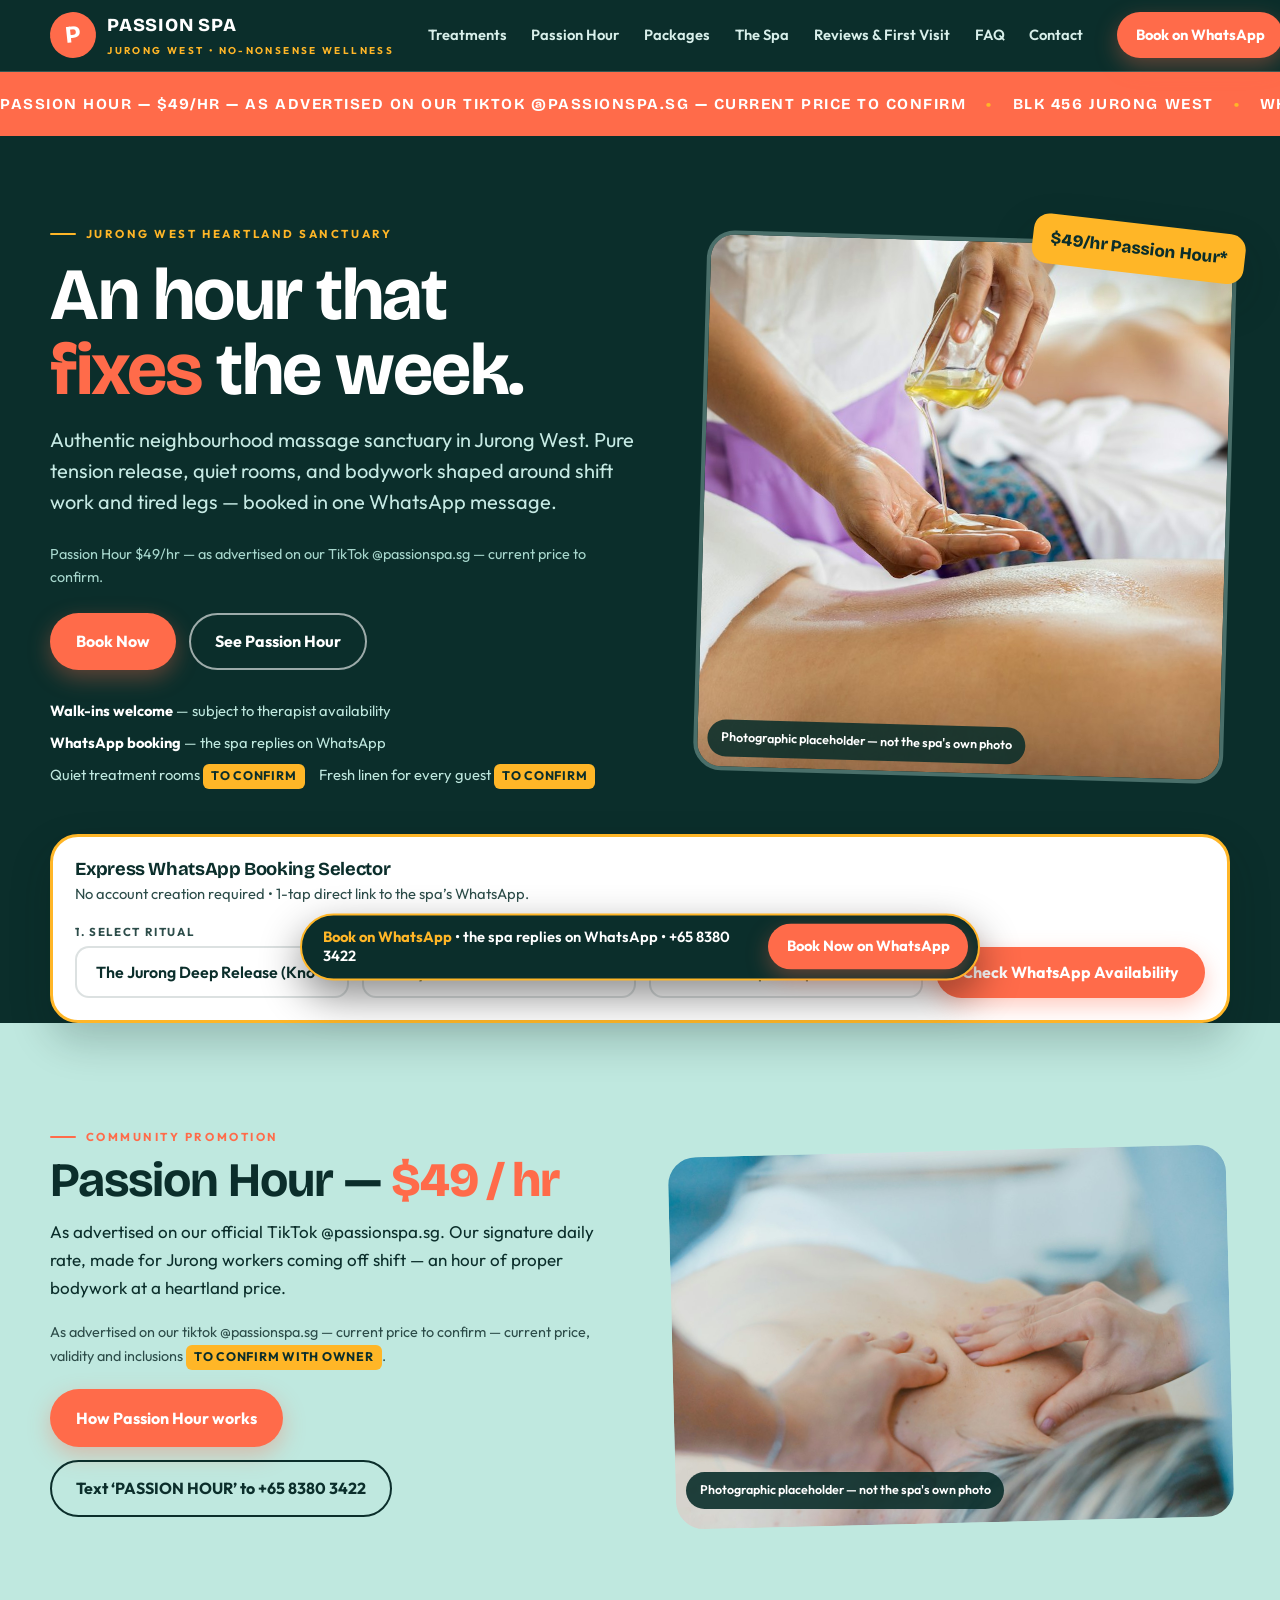
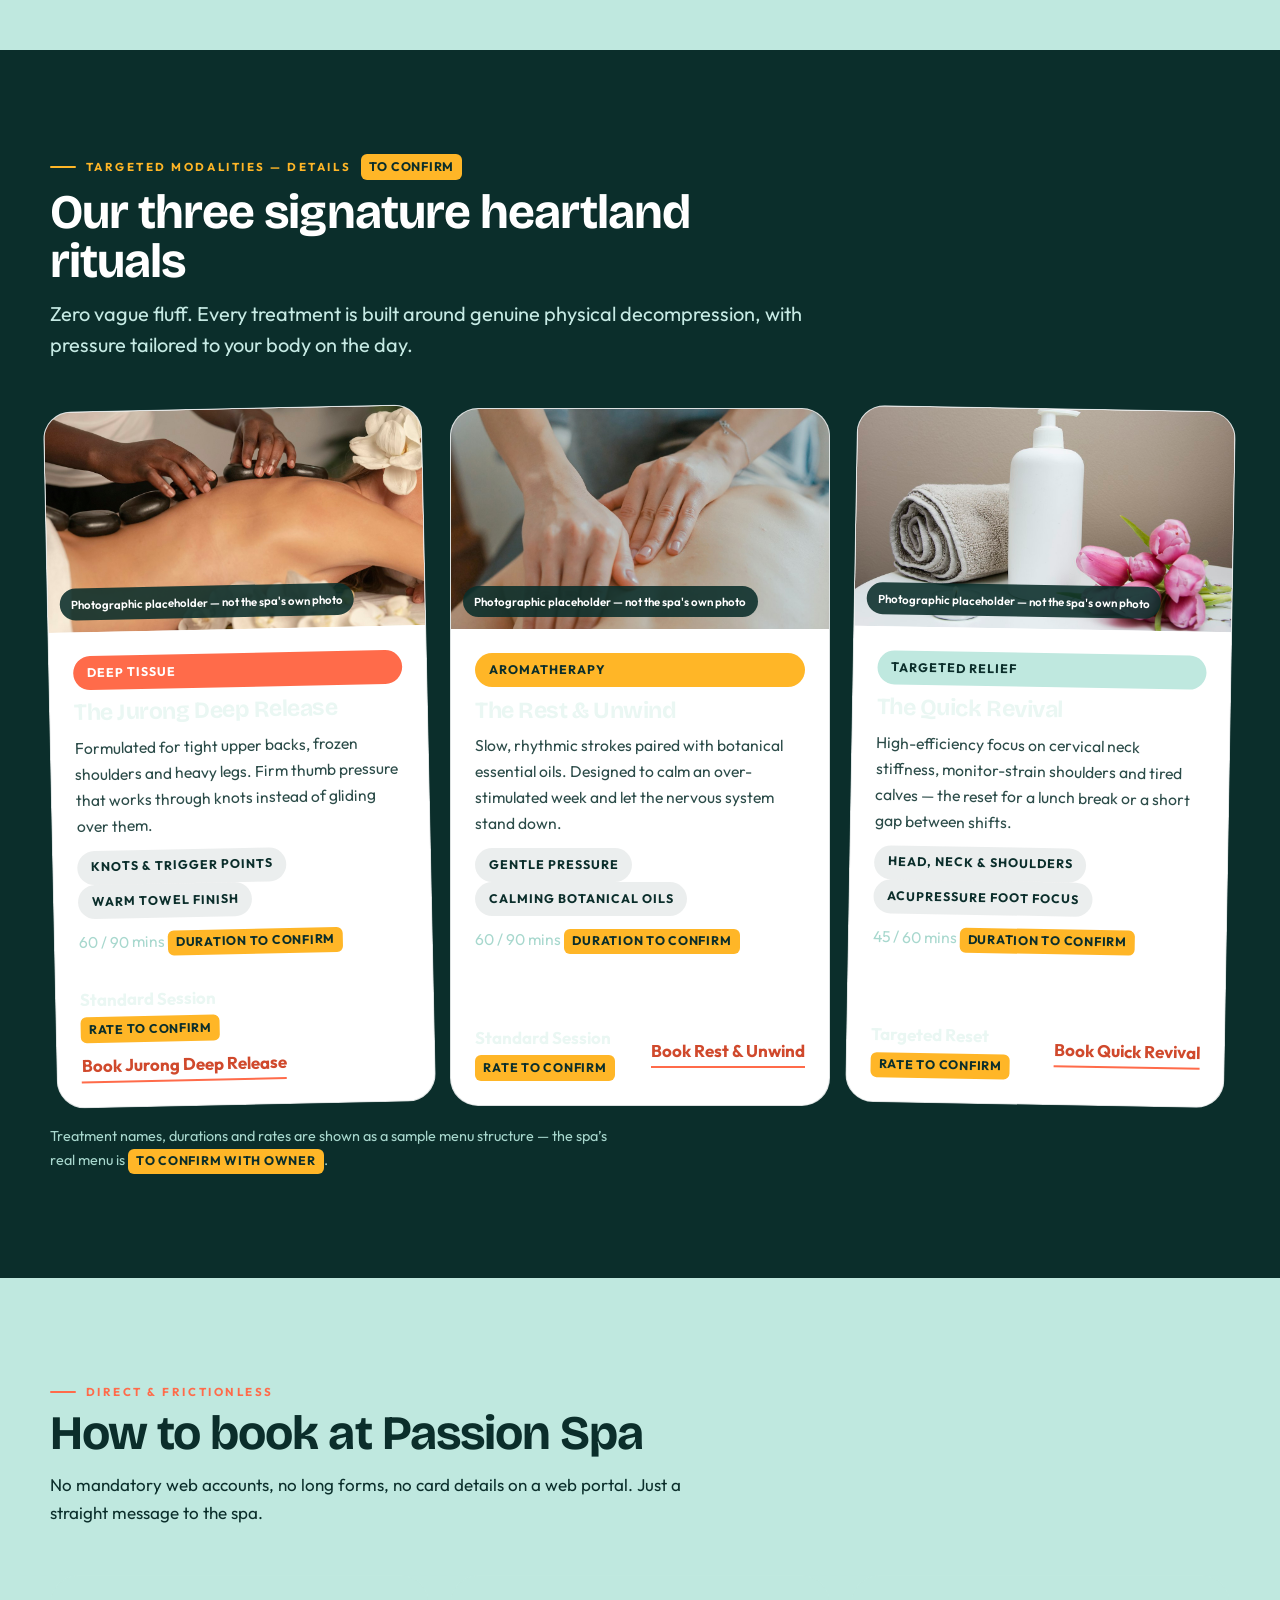
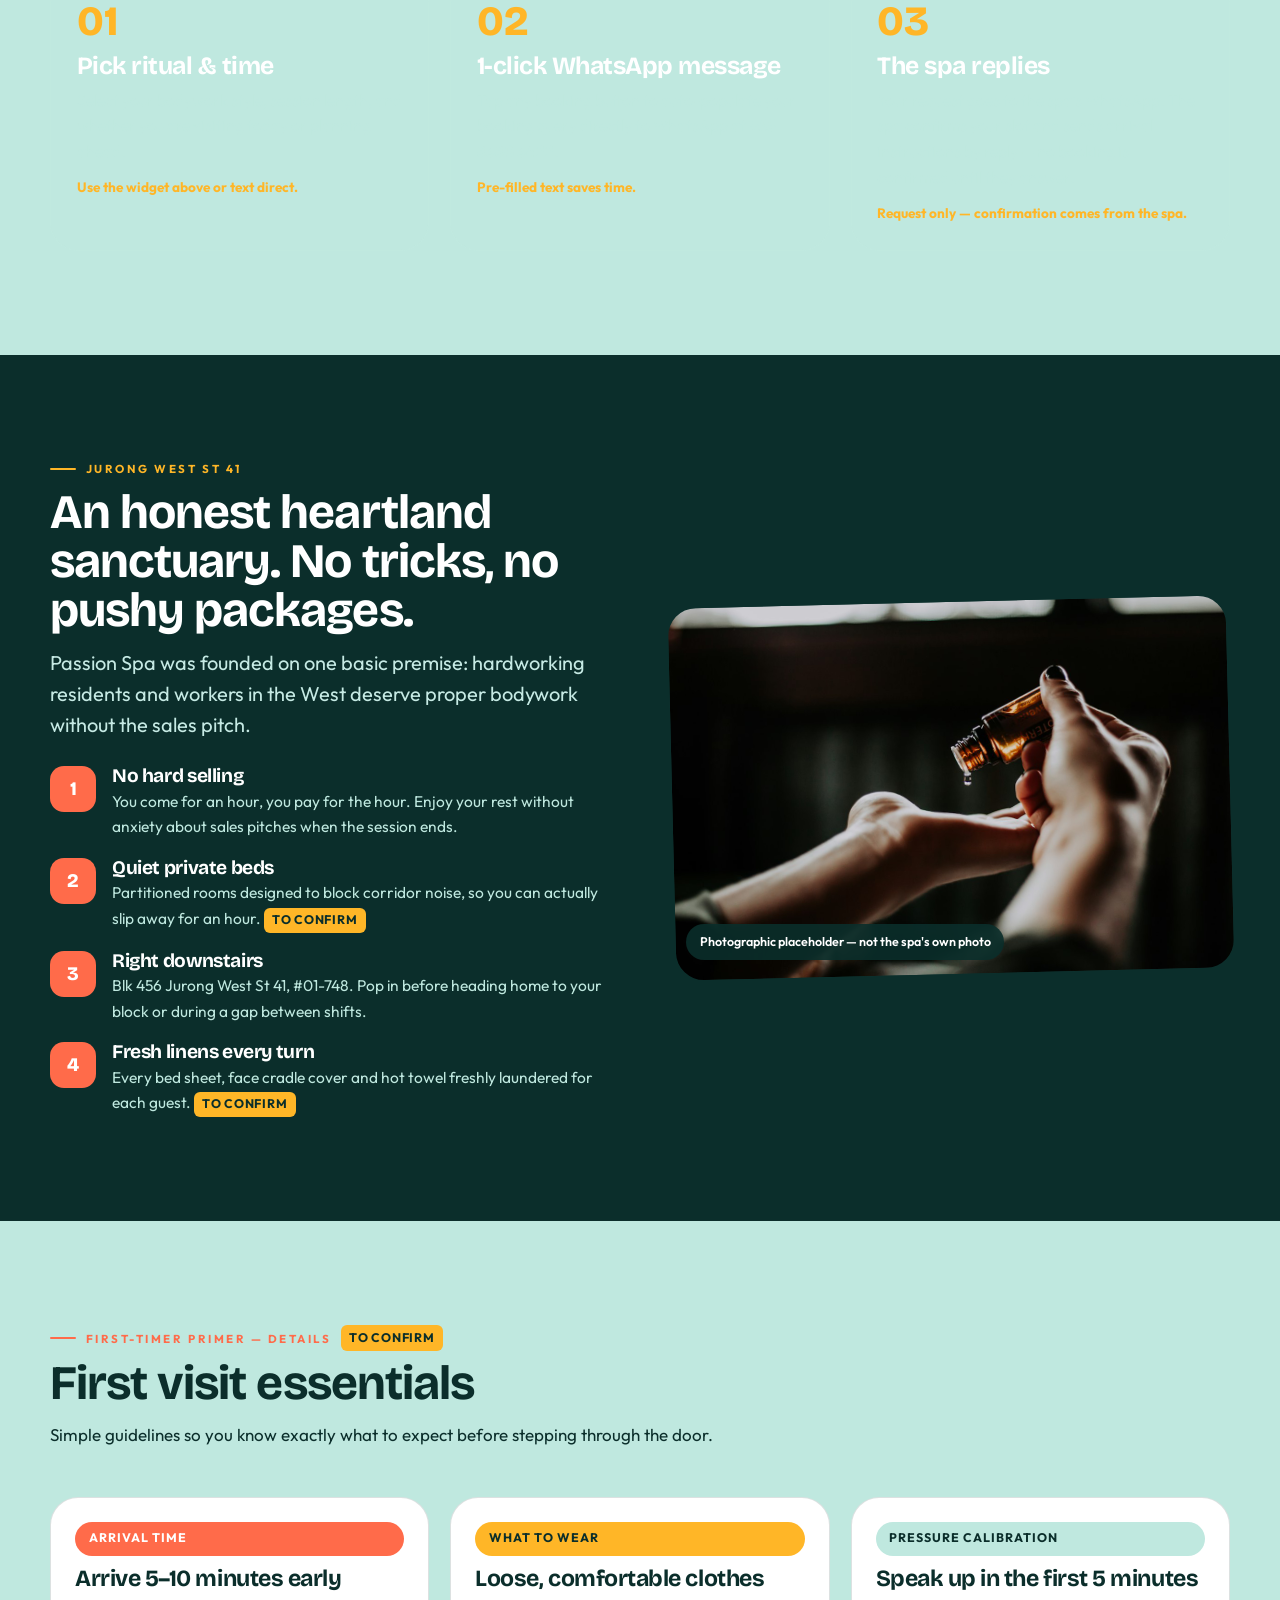
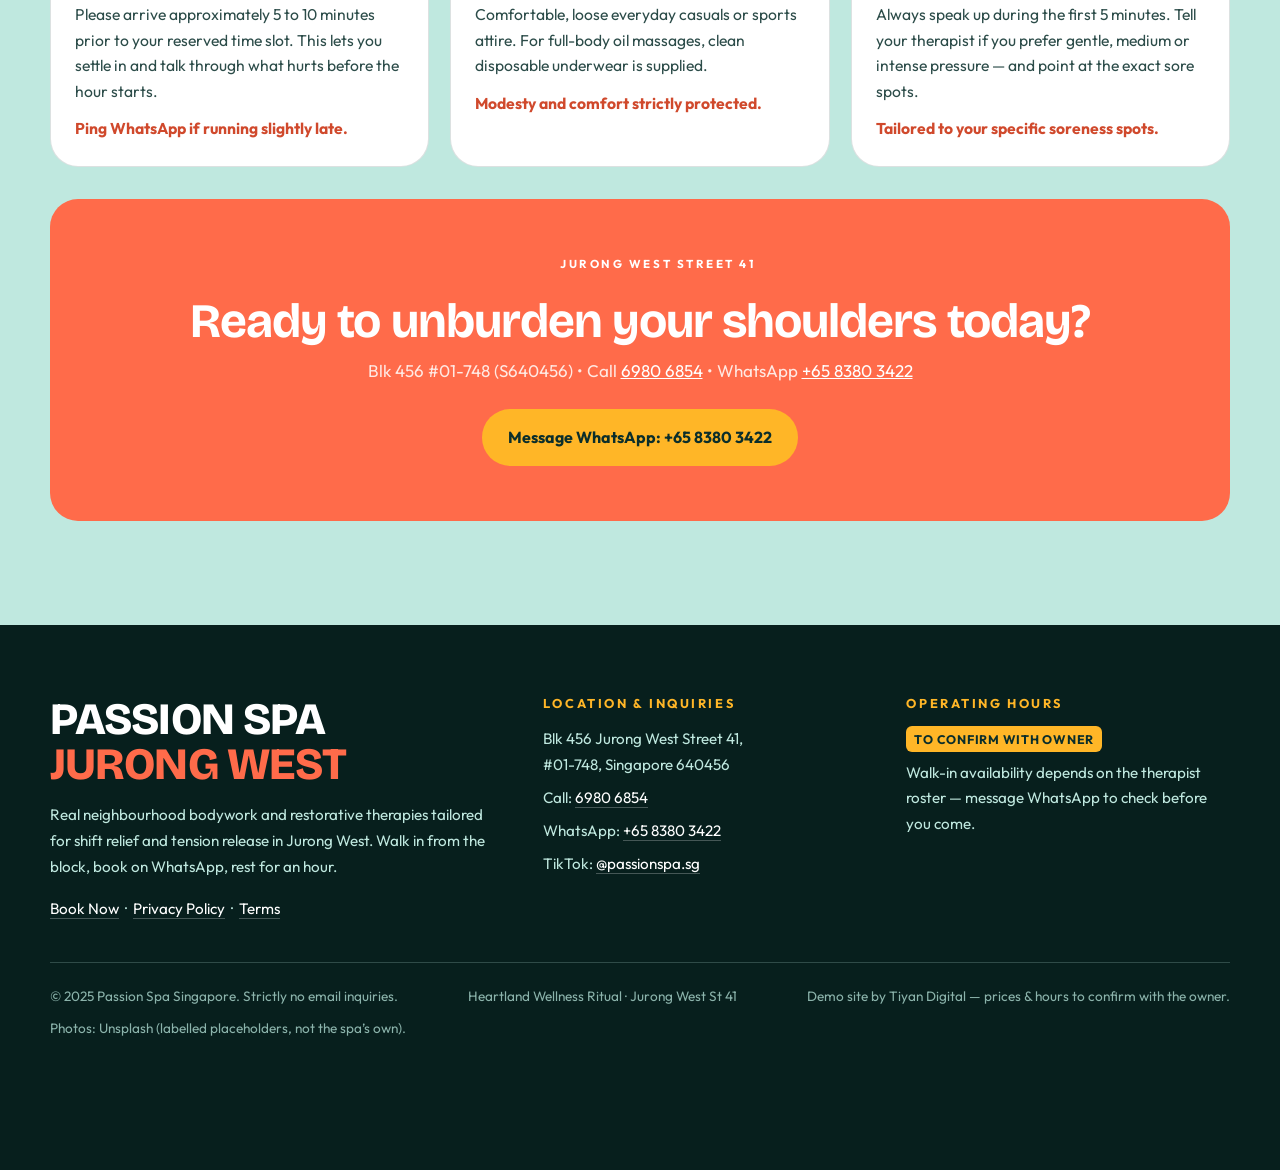
<file: index.html>
<!DOCTYPE html>
<html lang="en-SG">
<head>
<meta charset="utf-8">
<meta name="viewport" content="width=device-width, initial-scale=1">
<title>An Hour That Fixes the Week | Passion Spa — Jurong West</title>
<meta name="description" content="Passion Spa, Blk 456 Jurong West St 41 — neighbourhood massage sanctuary. Passion Hour $49/hr as advertised on TikTok @passionspa.sg. Book on WhatsApp +65 8380 3422.">
<meta property="og:title" content="An Hour That Fixes the Week | Passion Spa — Jurong West">
<meta property="og:description" content="Passion Spa, Blk 456 Jurong West St 41 — neighbourhood massage sanctuary. Passion Hour $49/hr as advertised on TikTok @passionspa.sg. Book on WhatsApp +65 8380 3422.">
<meta property="og:type" content="website">
<link rel="stylesheet" href="assets/css/style.css">
<link rel="icon" href="data:image/svg+xml,<svg xmlns=%22http://www.w3.org/2000/svg%22 viewBox=%220 0 100 100%22><circle cx=%2250%22 cy=%2250%22 r=%2248%22 fill=%22%23FF6B4A%22/><text x=%2250%22 y=%2272%22 font-size=%2260%22 font-family=%22sans-serif%22 font-weight=%22bold%22 text-anchor=%22middle%22 fill=%22white%22>P</text></svg>">
</head>
<body>
<a class="skip-link" href="#main">Skip to content</a><header class="site-header"><div class="wrap header-inner"><a class="brand" href="index.html" aria-label="Passion Spa — home"><span class="brand-mark" aria-hidden="true">P</span><span><span class="brand-name">PASSION SPA</span><span class="brand-tag" style="display:block">JURONG WEST &bull; NO-NONSENSE WELLNESS</span></span></a><button class="nav-toggle" aria-label="Open menu" aria-expanded="false">&#9776;</button><nav class="main-nav" aria-label="Main navigation"><a href="treatments.html">Treatments</a><a href="passion-hour.html">Passion Hour</a><a href="packages.html">Packages</a><a href="the-spa.html">The Spa</a><a href="reviews-first-visit.html">Reviews & First Visit</a><a href="faq.html">FAQ</a><a href="contact.html">Contact</a></nav><a class="btn btn-coral btn-sm header-cta" href="https://wa.me/6583803422" target="_blank" rel="noopener">Book on WhatsApp</a></div></header><div class="ticker" aria-hidden="true"><div class="ticker-track"><span>PASSION HOUR &mdash; $49/HR &mdash; AS ADVERTISED ON OUR TIKTOK @PASSIONSPA.SG &mdash; CURRENT PRICE TO CONFIRM <span class='sep'>&bull;</span> BLK 456 JURONG WEST <span class='sep'>&bull;</span> WHATSAPP BOOKING +65 8380 3422 <span class='sep'>&bull;</span> PASSION HOUR &mdash; $49/HR &mdash; AS ADVERTISED ON OUR TIKTOK @PASSIONSPA.SG &mdash; CURRENT PRICE TO CONFIRM <span class='sep'>&bull;</span> BLK 456 JURONG WEST <span class='sep'>&bull;</span> WHATSAPP BOOKING +65 8380 3422 <span class='sep'>&bull;</span> PASSION HOUR &mdash; $49/HR &mdash; AS ADVERTISED ON OUR TIKTOK @PASSIONSPA.SG &mdash; CURRENT PRICE TO CONFIRM <span class='sep'>&bull;</span> BLK 456 JURONG WEST <span class='sep'>&bull;</span> WHATSAPP BOOKING +65 8380 3422 <span class='sep'>&bull;</span> PASSION HOUR &mdash; $49/HR &mdash; AS ADVERTISED ON OUR TIKTOK @PASSIONSPA.SG &mdash; CURRENT PRICE TO CONFIRM <span class='sep'>&bull;</span> BLK 456 JURONG WEST <span class='sep'>&bull;</span> WHATSAPP BOOKING +65 8380 3422 <span class='sep'>&bull;</span> </span><span>PASSION HOUR &mdash; $49/HR &mdash; AS ADVERTISED ON OUR TIKTOK @PASSIONSPA.SG &mdash; CURRENT PRICE TO CONFIRM <span class='sep'>&bull;</span> BLK 456 JURONG WEST <span class='sep'>&bull;</span> WHATSAPP BOOKING +65 8380 3422 <span class='sep'>&bull;</span> PASSION HOUR &mdash; $49/HR &mdash; AS ADVERTISED ON OUR TIKTOK @PASSIONSPA.SG &mdash; CURRENT PRICE TO CONFIRM <span class='sep'>&bull;</span> BLK 456 JURONG WEST <span class='sep'>&bull;</span> WHATSAPP BOOKING +65 8380 3422 <span class='sep'>&bull;</span> PASSION HOUR &mdash; $49/HR &mdash; AS ADVERTISED ON OUR TIKTOK @PASSIONSPA.SG &mdash; CURRENT PRICE TO CONFIRM <span class='sep'>&bull;</span> BLK 456 JURONG WEST <span class='sep'>&bull;</span> WHATSAPP BOOKING +65 8380 3422 <span class='sep'>&bull;</span> PASSION HOUR &mdash; $49/HR &mdash; AS ADVERTISED ON OUR TIKTOK @PASSIONSPA.SG &mdash; CURRENT PRICE TO CONFIRM <span class='sep'>&bull;</span> BLK 456 JURONG WEST <span class='sep'>&bull;</span> WHATSAPP BOOKING +65 8380 3422 <span class='sep'>&bull;</span> </span></div></div><main id="main">

<section class="hero sec-dark"><div class="wrap hero-grid">
  <div>
    <p class="eyebrow on-dark">Jurong West Heartland Sanctuary</p>
    <h1>An hour that<br><em>fixes</em> the week.</h1>
    <p class="lede">Authentic neighbourhood massage sanctuary in Jurong West. Pure tension release, quiet rooms, and bodywork shaped around shift work and tired legs &mdash; booked in one WhatsApp message.</p>
    <p class="qualifier" style="margin-bottom:1.4rem">Passion Hour $49/hr &mdash; as advertised on our TikTok @passionspa.sg — current price to confirm.</p>
    <div class="hero-cta-row">
      <a class="btn btn-coral" href="book.html">Book Now</a>
      <a class="btn btn-outline-light" href="passion-hour.html">See Passion Hour</a>
    </div>
    <div class="trust-row">
      <span><b>Walk-ins welcome</b> &mdash; subject to therapist availability</span>
      <span><b>WhatsApp booking</b> &mdash; the spa replies on WhatsApp</span>
      <span>Quiet treatment rooms <span class="to-confirm">To confirm</span></span>
      <span>Fresh linen for every guest <span class="to-confirm">To confirm</span></span>
    </div>
  </div>
  <div class="hero-photo">
    <span class="hero-badge">$49/hr Passion Hour*</span>
    <img src="assets/img/spa-01.jpg" alt="Massage treatment in progress — photographic placeholder, not the spa's own photo" loading="eager">
    <span class="steam" aria-hidden="true"><i></i><i></i><i></i></span>
    <span class="photo-tag">Photographic placeholder — not the spa's own photo</span>
  </div>
</div></section>

<div class="wrap">
  <div class="booking-bar" aria-label="Express WhatsApp booking selector">
    <h2>Express WhatsApp Booking Selector</h2>
    <p class="sub">No account creation required &bull; 1-tap direct link to the spa&rsquo;s WhatsApp.</p>
    <div class="booking-grid">
      <div class="field"><label for="home-ritual">1. Select ritual</label>
        <select id="home-ritual">
          <option>The Jurong Deep Release (Knot Relief)</option>
          <option>The Rest &amp; Unwind (Aromatherapy)</option>
          <option>The Quick Revival (Head &amp; Shoulder)</option>
          <option>Passion Hour ($49/hr slot) — as advertised on our TikTok @passionspa.sg — current price to confirm</option>
        </select></div>
      <div class="field"><label for="home-day">2. Select day</label>
        <select id="home-day">
          <option>Today (Immediate / Walk-in)</option>
          <option>Tomorrow</option>
          <option>This Upcoming Weekend</option>
          <option>Flexible / Just Inquiring</option>
        </select></div>
      <div class="field"><label for="home-time">3. Preferred time</label>
        <select id="home-time">
          <option>Afternoon (1pm &ndash; 5pm)</option>
          <option>Evening (5pm &ndash; 9pm)</option>
          <option>Morning (10am &ndash; 1pm)</option>
          <option>Late Night (Subject to Owner Confirm)</option>
        </select></div>
      <button class="btn btn-coral" id="home-book-btn" type="button">Check WhatsApp Availability</button>
    </div>
  </div>
</div>

<section class="sec-mist"><div class="wrap split">
  <div>
    <p class="eyebrow">Community Promotion</p>
    <h2 style="margin:.6rem 0 .8rem">Passion Hour &mdash; <span class="price">$49 / hr</span></h2>
    <p>As advertised on our official TikTok @passionspa.sg. Our signature daily rate, made for Jurong workers coming off shift &mdash; an hour of proper bodywork at a heartland price.</p>
    <p class="qualifier mt">As advertised on our tiktok @passionspa.sg — current price to confirm — current price, validity and inclusions <span class="to-confirm">To confirm with owner</span>.</p>
    <div class="hero-cta-row mt">
      <a class="btn btn-coral" href="passion-hour.html">How Passion Hour works</a>
      <a class="btn btn-outline" href="https://wa.me/6583803422?text=Hi%20Passion%20Spa%21%20I%20would%20like%20to%20book%20the%20Passion%20Hour%20%28%2449/hr%29%20promotion%20at%20Blk%20456%20Jurong%20West.%20Please%20let%20me%20know%20if%20a%20slot%20is%20available.%20Thank%20you%21" target="_blank" rel="noopener">Text &lsquo;PASSION HOUR&rsquo; to +65 8380 3422</a>
    </div>
  </div>
  <div class="img-frame tilt">
    <img src="assets/img/spa-04.jpg" alt="Back massage treatment — photographic placeholder, not the spa's own photo" loading="lazy">
    <span class="photo-label">Photographic placeholder — not the spa's own photo</span>
  </div>
</div></section>

<section class="sec-dark"><div class="wrap">
  <div class="sec-head">
    <p class="eyebrow on-dark">Targeted modalities &mdash; details <span class="to-confirm">To confirm</span></p>
    <h2 style="color:#fff">Our three signature heartland rituals</h2>
    <p class="lede">Zero vague fluff. Every treatment is built around genuine physical decompression, with pressure tailored to your body on the day.</p>
  </div>
  <div class="card-grid">
    <article class="card tilt-l">
      <div class="card-media"><img src="assets/img/spa-03.jpg" alt="Deep tissue massage hands at work — photographic placeholder" loading="lazy"><span class="photo-label">Photographic placeholder — not the spa's own photo</span></div>
      <div class="card-body">
        <span class="chip coral">Deep Tissue</span>
        <h3>The Jurong Deep Release</h3>
        <p>Formulated for tight upper backs, frozen shoulders and heavy legs. Firm thumb pressure that works through knots instead of gliding over them.</p>
        <p><span class="chip">Knots &amp; Trigger Points</span> <span class="chip">Warm Towel Finish</span></p>
        <p class="qualifier">60 / 90 mins <span class="to-confirm">Duration to confirm</span></p>
        <div class="spacer"></div>
        <div class="card-foot"><span><strong>Standard Session</strong><br><span class="to-confirm">Rate to confirm</span></span>
        <a class="text-link" href="book.html?ritual=deep">Book Jurong Deep Release</a></div>
      </div>
    </article>
    <article class="card">
      <div class="card-media"><img src="assets/img/spa-05.jpg" alt="Calm aromatherapy setting — photographic placeholder" loading="lazy"><span class="photo-label">Photographic placeholder — not the spa's own photo</span></div>
      <div class="card-body">
        <span class="chip gold">Aromatherapy</span>
        <h3>The Rest &amp; Unwind</h3>
        <p>Slow, rhythmic strokes paired with botanical essential oils. Designed to calm an over-stimulated week and let the nervous system stand down.</p>
        <p><span class="chip">Gentle Pressure</span> <span class="chip">Calming Botanical Oils</span></p>
        <p class="qualifier">60 / 90 mins <span class="to-confirm">Duration to confirm</span></p>
        <div class="spacer"></div>
        <div class="card-foot"><span><strong>Standard Session</strong><br><span class="to-confirm">Rate to confirm</span></span>
        <a class="text-link" href="book.html?ritual=relax">Book Rest &amp; Unwind</a></div>
      </div>
    </article>
    <article class="card tilt-r">
      <div class="card-media"><img src="assets/img/spa-02.jpg" alt="Spa treatment setting — photographic placeholder" loading="lazy"><span class="photo-label">Photographic placeholder — not the spa's own photo</span></div>
      <div class="card-body">
        <span class="chip mist">Targeted Relief</span>
        <h3>The Quick Revival</h3>
        <p>High-efficiency focus on cervical neck stiffness, monitor-strain shoulders and tired calves &mdash; the reset for a lunch break or a short gap between shifts.</p>
        <p><span class="chip">Head, Neck &amp; Shoulders</span> <span class="chip">Acupressure Foot Focus</span></p>
        <p class="qualifier">45 / 60 mins <span class="to-confirm">Duration to confirm</span></p>
        <div class="spacer"></div>
        <div class="card-foot"><span><strong>Targeted Reset</strong><br><span class="to-confirm">Rate to confirm</span></span>
        <a class="text-link" href="book.html?ritual=express">Book Quick Revival</a></div>
      </div>
    </article>
  </div>
  <p class="qualifier mt">Treatment names, durations and rates are shown as a sample menu structure &mdash; the spa&rsquo;s real menu is <span class="to-confirm">To confirm with owner</span>.</p>
</div></section>

<section class="sec-mist"><div class="wrap">
  <div class="sec-head">
    <p class="eyebrow">Direct &amp; frictionless</p>
    <h2>How to book at Passion Spa</h2>
    <p>No mandatory web accounts, no long forms, no card details on a web portal. Just a straight message to the spa.</p>
  </div>
  <div class="steps">
    <div class="step"><div class="num">01</div><h3>Pick ritual &amp; time</h3>
      <p>Select your bodywork style, session length, and whether you are visiting today or planning ahead.</p>
      <p class="note">Use the widget above or text direct.</p></div>
    <div class="step"><div class="num">02</div><h3>1-click WhatsApp message</h3>
      <p>Tap any booking button to auto-populate your booking query directly to WhatsApp at <b>+65 8380 3422</b>.</p>
      <p class="note">Pre-filled text saves time.</p></div>
    <div class="step"><div class="num">03</div><h3>The spa replies</h3>
      <p>Your request goes to the spa&rsquo;s WhatsApp. The spa confirms your slot and sends arrival instructions by reply &mdash; no booking is confirmed until they answer.</p>
      <p class="note">Request only &mdash; confirmation comes from the spa.</p></div>
  </div>
</div></section>

<section class="sec-dark"><div class="wrap split">
  <div>
    <p class="eyebrow on-dark">Jurong West St 41</p>
    <h2 style="color:#fff;margin:.6rem 0 .8rem">An honest heartland sanctuary. No tricks, no pushy packages.</h2>
    <p class="lede">Passion Spa was founded on one basic premise: hardworking residents and workers in the West deserve proper bodywork without the sales pitch.</p>
    <div class="benefit-list">
      <div class="benefit"><span class="ic">1</span><div><h3 style="color:#fff">No hard selling</h3><p style="color:#BFE8DF">You come for an hour, you pay for the hour. Enjoy your rest without anxiety about sales pitches when the session ends.</p></div></div>
      <div class="benefit"><span class="ic">2</span><div><h3 style="color:#fff">Quiet private beds</h3><p style="color:#BFE8DF">Partitioned rooms designed to block corridor noise, so you can actually slip away for an hour. <span class="to-confirm">To confirm</span></p></div></div>
      <div class="benefit"><span class="ic">3</span><div><h3 style="color:#fff">Right downstairs</h3><p style="color:#BFE8DF">Blk 456 Jurong West St 41, #01-748. Pop in before heading home to your block or during a gap between shifts.</p></div></div>
      <div class="benefit"><span class="ic">4</span><div><h3 style="color:#fff">Fresh linens every turn</h3><p style="color:#BFE8DF">Every bed sheet, face cradle cover and hot towel freshly laundered for each guest. <span class="to-confirm">To confirm</span></p></div></div>
    </div>
  </div>
  <div class="img-frame tilt">
    <img src="assets/img/spa-06.jpg" alt="Massage oil being poured — photographic placeholder" loading="lazy">
    <span class="photo-label">Photographic placeholder — not the spa's own photo</span>
  </div>
</div></section>

<section class="sec-mist"><div class="wrap">
  <div class="sec-head">
    <p class="eyebrow">First-timer primer &mdash; details <span class="to-confirm">To confirm</span></p>
    <h2>First visit essentials</h2>
    <p>Simple guidelines so you know exactly what to expect before stepping through the door.</p>
  </div>
  <div class="card-grid">
    <article class="card"><div class="card-body"><span class="chip coral">Arrival time</span><h3>Arrive 5&ndash;10 minutes early</h3>
      <p>Please arrive approximately 5 to 10 minutes prior to your reserved time slot. This lets you settle in and talk through what hurts before the hour starts.</p>
      <p class="note" style="font-weight:700;color:var(--coral-deep)">Ping WhatsApp if running slightly late.</p></div></article>
    <article class="card"><div class="card-body"><span class="chip gold">What to wear</span><h3>Loose, comfortable clothes</h3>
      <p>Comfortable, loose everyday casuals or sports attire. For full-body oil massages, clean disposable underwear is supplied.</p>
      <p class="note" style="font-weight:700;color:var(--coral-deep)">Modesty and comfort strictly protected.</p></div></article>
    <article class="card"><div class="card-body"><span class="chip mist">Pressure calibration</span><h3>Speak up in the first 5 minutes</h3>
      <p>Always speak up during the first 5 minutes. Tell your therapist if you prefer gentle, medium or intense pressure &mdash; and point at the exact sore spots.</p>
      <p class="note" style="font-weight:700;color:var(--coral-deep)">Tailored to your specific soreness spots.</p></div></article>
  </div>
  <div class="cta-band sec-coral mt-lg">
    <p class="eyebrow" style="color:#fff;justify-content:center">Jurong West Street 41</p>
    <h2>Ready to unburden your shoulders today?</h2>
    <p style="color:#FFE9E3">Blk 456 #01-748 (S640456) &bull; Call <a href="tel:+6569806854" style="color:#fff">6980 6854</a> &bull; WhatsApp <a href="https://wa.me/6583803422" target="_blank" rel="noopener" style="color:#fff">+65 8380 3422</a></p>
    <a class="btn btn-gold" href="https://wa.me/6583803422" target="_blank" rel="noopener">Message WhatsApp: +65 8380 3422</a>
  </div>
</div></section>

</main>
<footer class="site-footer"><div class="wrap"><div class="footer-grid"><div><div class="footer-brand">PASSION SPA<br><span>JURONG WEST</span></div><p style="margin-top:1rem">Real neighbourhood bodywork and restorative therapies tailored for shift relief and tension release in Jurong West. Walk in from the block, book on WhatsApp, rest for an hour.</p><p style="margin-top:1rem"><a href="book.html">Book Now</a> &nbsp;&middot;&nbsp; <a href="privacy.html">Privacy Policy</a> &nbsp;&middot;&nbsp; <a href="terms.html">Terms</a></p></div><div><h4>Location &amp; Inquiries</h4><ul><li>Blk 456 Jurong West Street 41,<br>#01-748, Singapore 640456</li><li>Call: <a href="tel:+6569806854">6980 6854</a></li><li>WhatsApp: <a href="https://wa.me/6583803422" target="_blank" rel="noopener">+65 8380 3422</a></li><li>TikTok: <a href="https://www.tiktok.com/@passionspa.sg" target="_blank" rel="noopener">@passionspa.sg</a></li></ul></div><div><h4>Operating Hours</h4><ul><li><span class='to-confirm'>To confirm with owner</span></li><li>Walk-in availability depends on the therapist roster &mdash; message WhatsApp to check before you come.</li></ul></div></div><div class="footer-base"><span>&copy; 2025 Passion Spa Singapore. Strictly no email inquiries.</span><span>Heartland Wellness Ritual &middot; Jurong West St 41</span><span>Demo site by Tiyan Digital &mdash; prices &amp; hours to confirm with the owner.</span><span>Photos: Unsplash (labelled placeholders, not the spa&rsquo;s own).</span></div></div></footer><div class="sticky-bar" role="complementary" aria-label="Quick booking bar"><span class="txt"><b>Book on WhatsApp</b> &bull; the spa replies on WhatsApp &bull; +65 8380 3422</span><a class="btn btn-coral btn-sm" href="https://wa.me/6583803422" target="_blank" rel="noopener">Book Now on WhatsApp</a></div>
<script src="assets/js/main.js" defer></script>
</body>
</html>
</file>
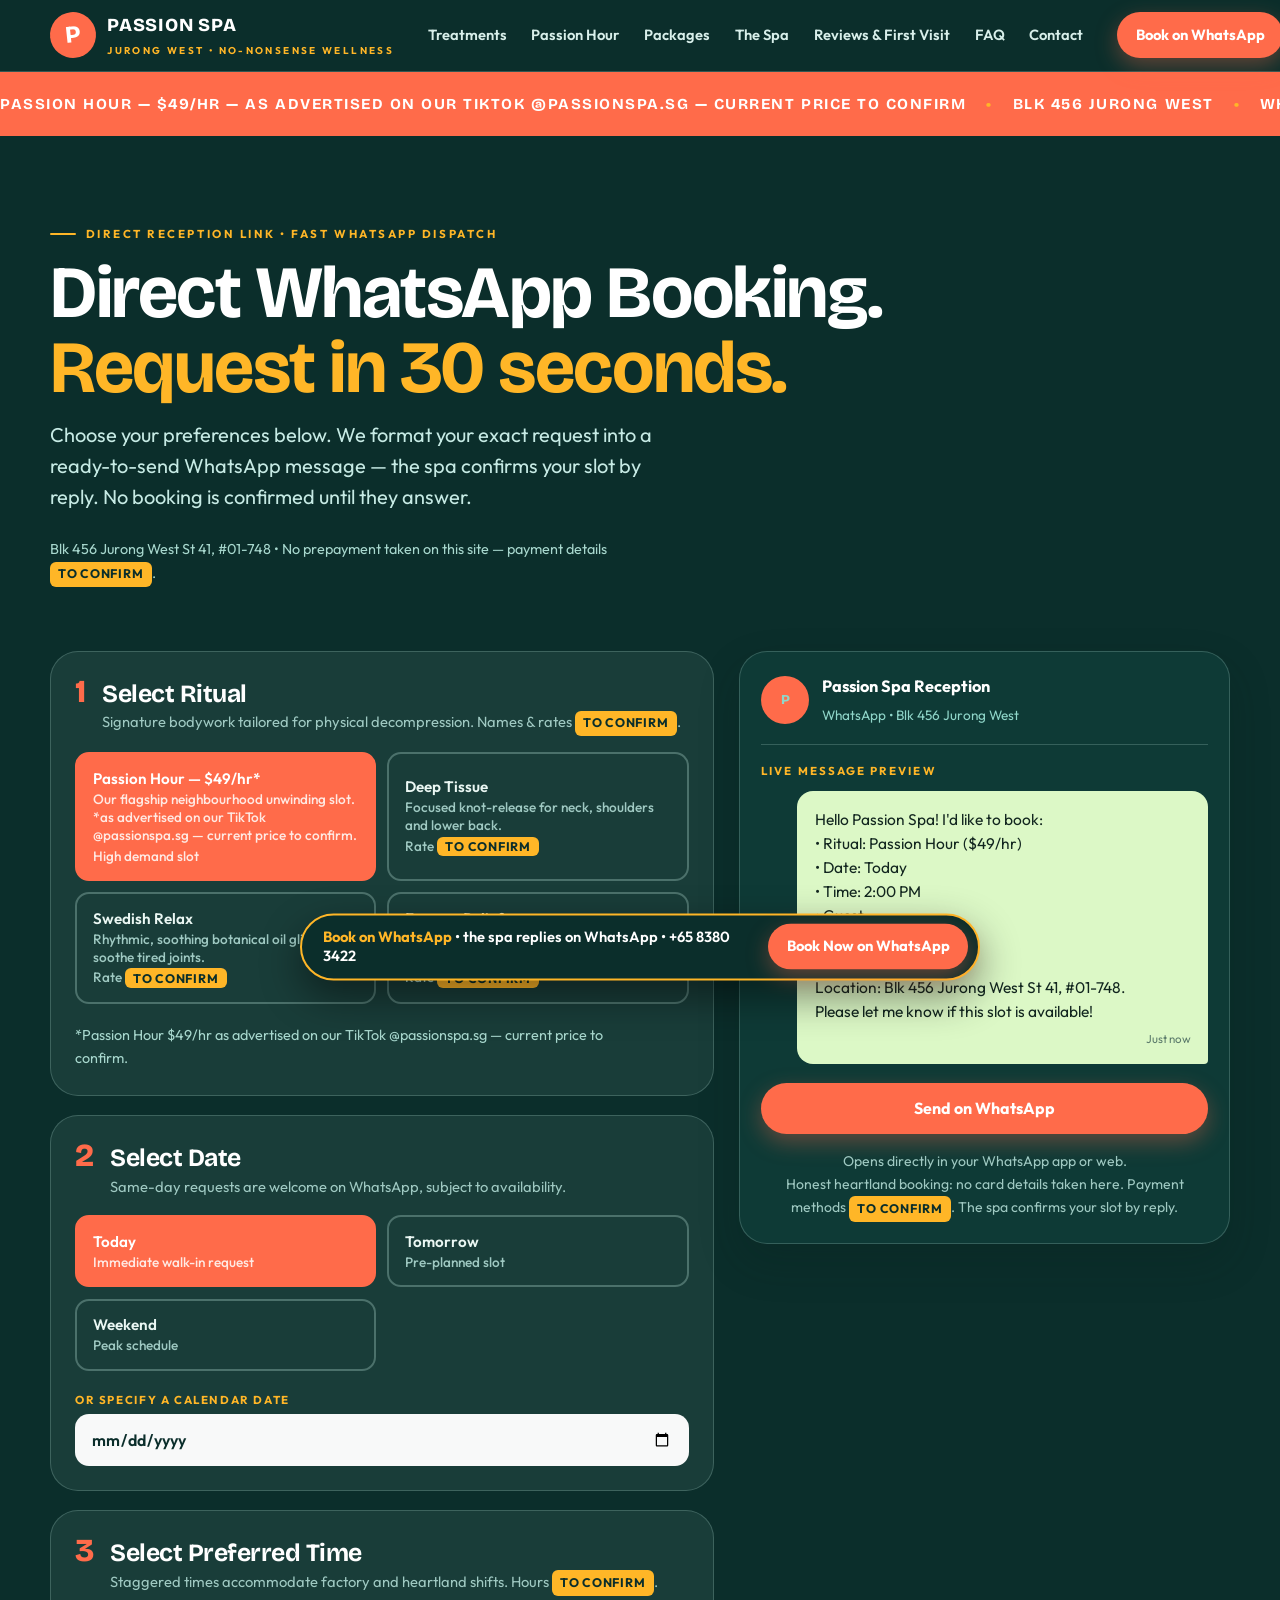
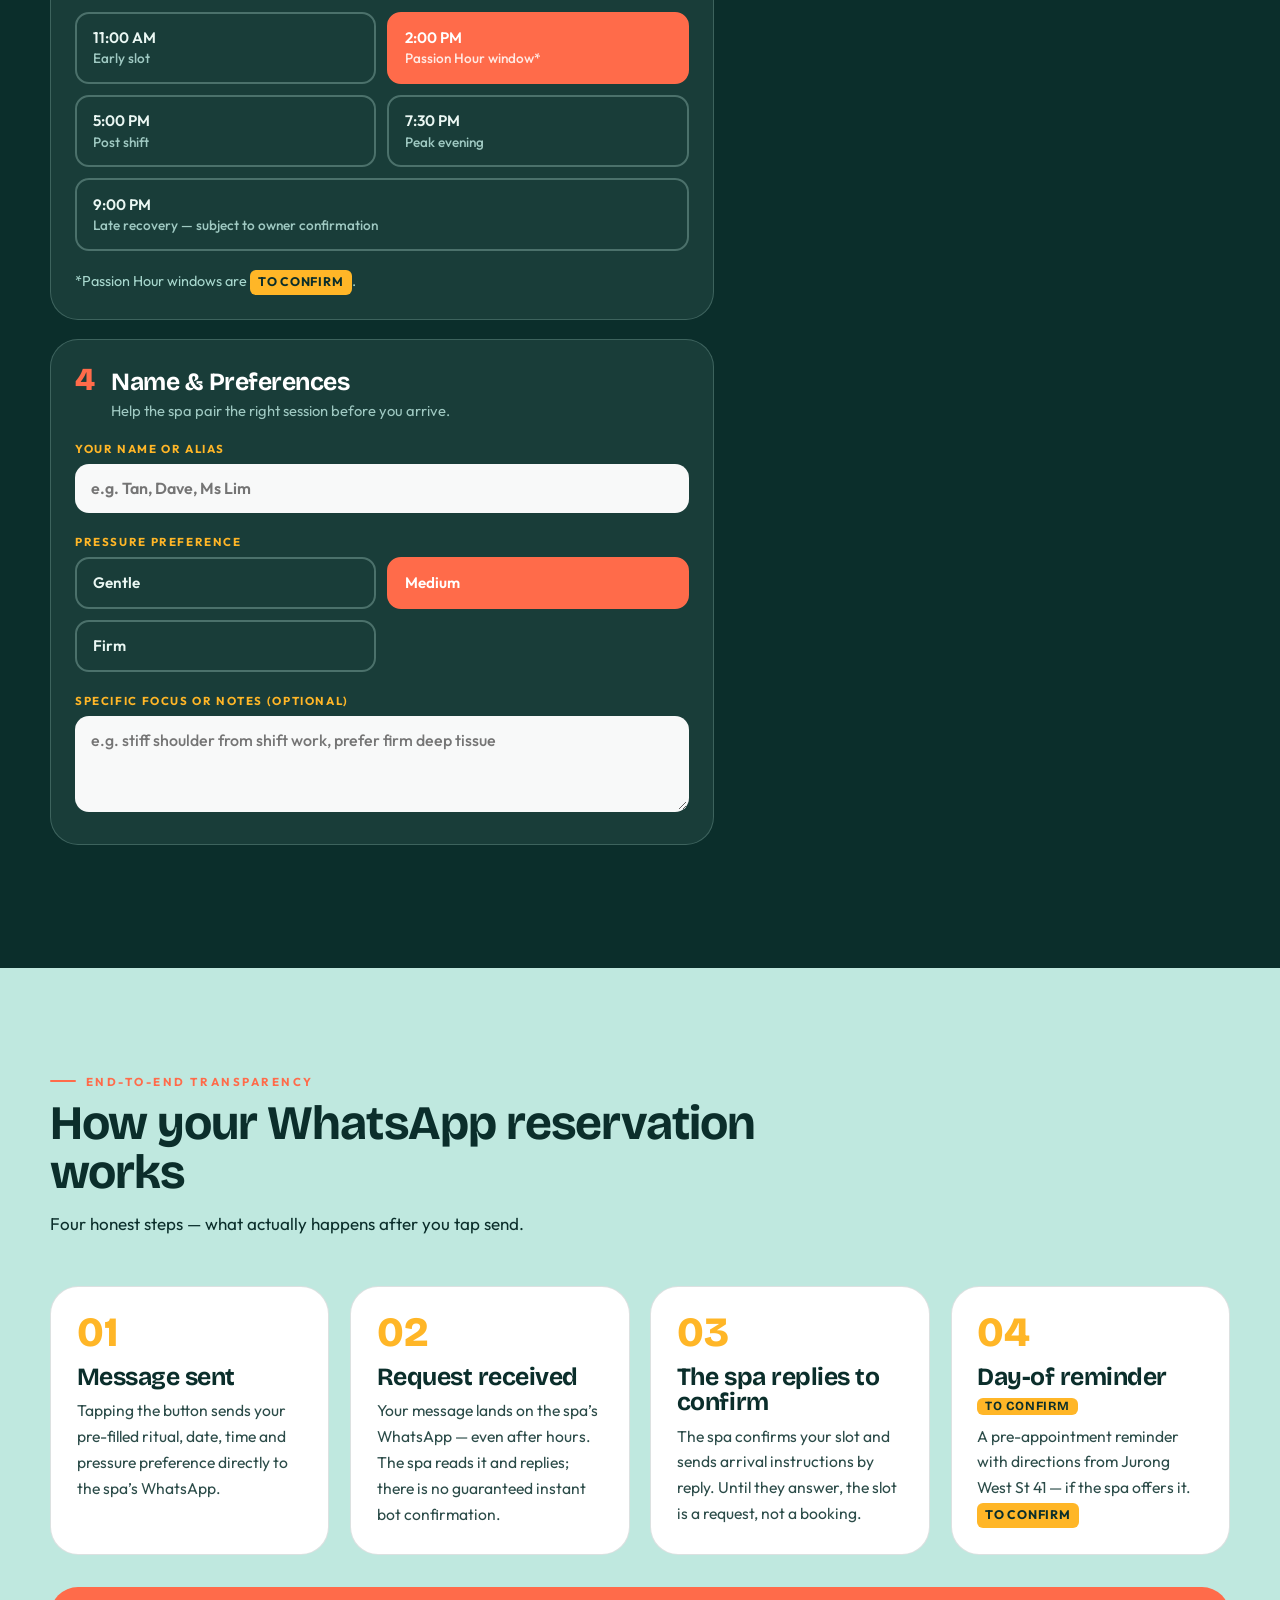
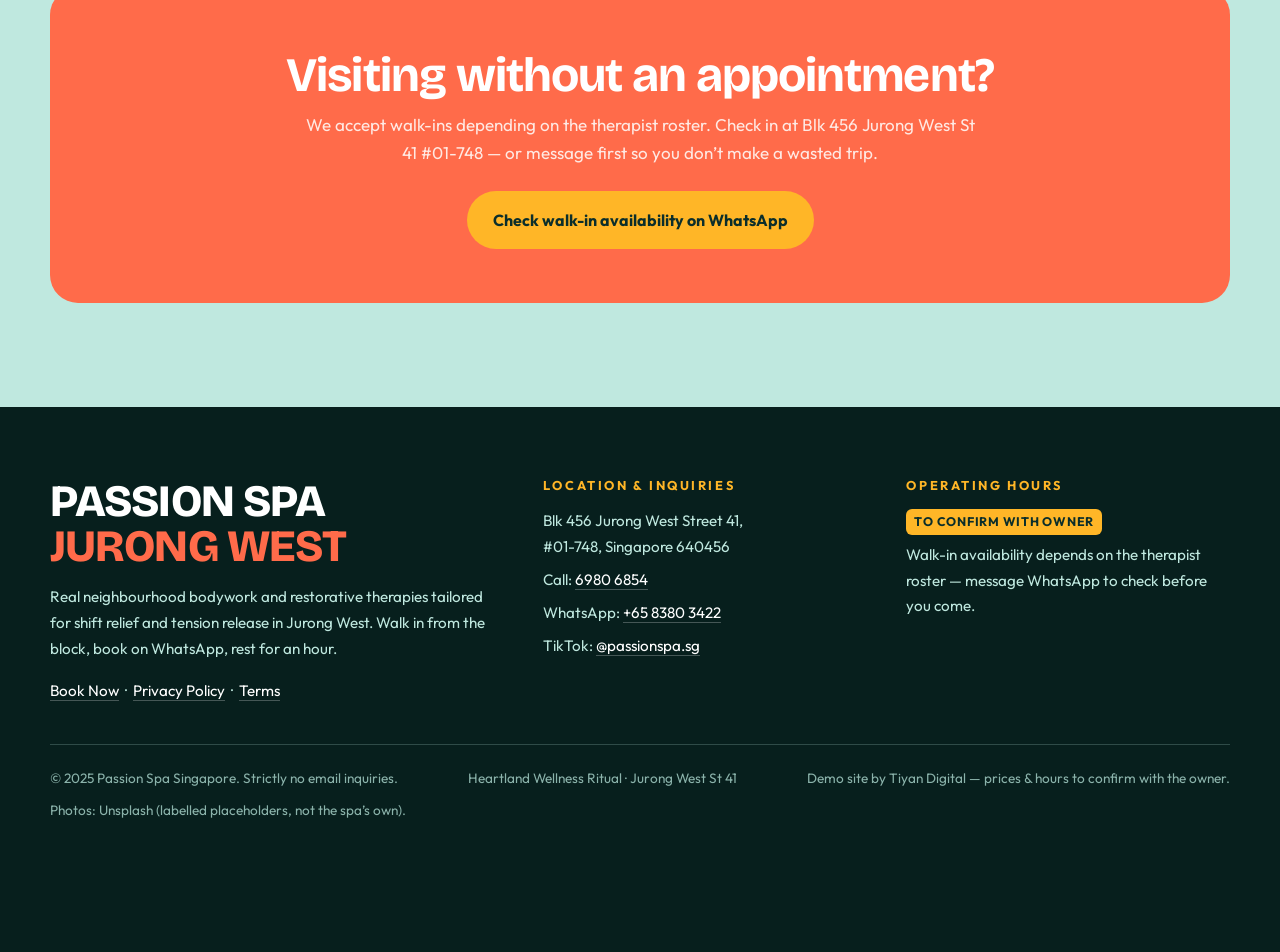
<file: book.html>
<!DOCTYPE html>
<html lang="en-SG">
<head>
<meta charset="utf-8">
<meta name="viewport" content="width=device-width, initial-scale=1">
<title>Book Now — Direct WhatsApp Booking | Passion Spa — Jurong West</title>
<meta name="description" content="Book Passion Spa, Blk 456 Jurong West, in 30 seconds: pick a ritual, date and time, and send the request on WhatsApp +65 8380 3422. The spa confirms by reply.">
<meta property="og:title" content="Book Now — Direct WhatsApp Booking | Passion Spa — Jurong West">
<meta property="og:description" content="Book Passion Spa, Blk 456 Jurong West, in 30 seconds: pick a ritual, date and time, and send the request on WhatsApp +65 8380 3422. The spa confirms by reply.">
<meta property="og:type" content="website">
<link rel="stylesheet" href="assets/css/style.css">
<link rel="icon" href="data:image/svg+xml,<svg xmlns=%22http://www.w3.org/2000/svg%22 viewBox=%220 0 100 100%22><circle cx=%2250%22 cy=%2250%22 r=%2248%22 fill=%22%23FF6B4A%22/><text x=%2250%22 y=%2272%22 font-size=%2260%22 font-family=%22sans-serif%22 font-weight=%22bold%22 text-anchor=%22middle%22 fill=%22white%22>P</text></svg>">
</head>
<body>
<a class="skip-link" href="#main">Skip to content</a><header class="site-header"><div class="wrap header-inner"><a class="brand" href="index.html" aria-label="Passion Spa — home"><span class="brand-mark" aria-hidden="true">P</span><span><span class="brand-name">PASSION SPA</span><span class="brand-tag" style="display:block">JURONG WEST &bull; NO-NONSENSE WELLNESS</span></span></a><button class="nav-toggle" aria-label="Open menu" aria-expanded="false">&#9776;</button><nav class="main-nav" aria-label="Main navigation"><a href="treatments.html">Treatments</a><a href="passion-hour.html">Passion Hour</a><a href="packages.html">Packages</a><a href="the-spa.html">The Spa</a><a href="reviews-first-visit.html">Reviews & First Visit</a><a href="faq.html">FAQ</a><a href="contact.html">Contact</a></nav><a class="btn btn-coral btn-sm header-cta" href="https://wa.me/6583803422" target="_blank" rel="noopener">Book on WhatsApp</a></div></header><div class="ticker" aria-hidden="true"><div class="ticker-track"><span>PASSION HOUR &mdash; $49/HR &mdash; AS ADVERTISED ON OUR TIKTOK @PASSIONSPA.SG &mdash; CURRENT PRICE TO CONFIRM <span class='sep'>&bull;</span> BLK 456 JURONG WEST <span class='sep'>&bull;</span> WHATSAPP BOOKING +65 8380 3422 <span class='sep'>&bull;</span> PASSION HOUR &mdash; $49/HR &mdash; AS ADVERTISED ON OUR TIKTOK @PASSIONSPA.SG &mdash; CURRENT PRICE TO CONFIRM <span class='sep'>&bull;</span> BLK 456 JURONG WEST <span class='sep'>&bull;</span> WHATSAPP BOOKING +65 8380 3422 <span class='sep'>&bull;</span> PASSION HOUR &mdash; $49/HR &mdash; AS ADVERTISED ON OUR TIKTOK @PASSIONSPA.SG &mdash; CURRENT PRICE TO CONFIRM <span class='sep'>&bull;</span> BLK 456 JURONG WEST <span class='sep'>&bull;</span> WHATSAPP BOOKING +65 8380 3422 <span class='sep'>&bull;</span> PASSION HOUR &mdash; $49/HR &mdash; AS ADVERTISED ON OUR TIKTOK @PASSIONSPA.SG &mdash; CURRENT PRICE TO CONFIRM <span class='sep'>&bull;</span> BLK 456 JURONG WEST <span class='sep'>&bull;</span> WHATSAPP BOOKING +65 8380 3422 <span class='sep'>&bull;</span> </span><span>PASSION HOUR &mdash; $49/HR &mdash; AS ADVERTISED ON OUR TIKTOK @PASSIONSPA.SG &mdash; CURRENT PRICE TO CONFIRM <span class='sep'>&bull;</span> BLK 456 JURONG WEST <span class='sep'>&bull;</span> WHATSAPP BOOKING +65 8380 3422 <span class='sep'>&bull;</span> PASSION HOUR &mdash; $49/HR &mdash; AS ADVERTISED ON OUR TIKTOK @PASSIONSPA.SG &mdash; CURRENT PRICE TO CONFIRM <span class='sep'>&bull;</span> BLK 456 JURONG WEST <span class='sep'>&bull;</span> WHATSAPP BOOKING +65 8380 3422 <span class='sep'>&bull;</span> PASSION HOUR &mdash; $49/HR &mdash; AS ADVERTISED ON OUR TIKTOK @PASSIONSPA.SG &mdash; CURRENT PRICE TO CONFIRM <span class='sep'>&bull;</span> BLK 456 JURONG WEST <span class='sep'>&bull;</span> WHATSAPP BOOKING +65 8380 3422 <span class='sep'>&bull;</span> PASSION HOUR &mdash; $49/HR &mdash; AS ADVERTISED ON OUR TIKTOK @PASSIONSPA.SG &mdash; CURRENT PRICE TO CONFIRM <span class='sep'>&bull;</span> BLK 456 JURONG WEST <span class='sep'>&bull;</span> WHATSAPP BOOKING +65 8380 3422 <span class='sep'>&bull;</span> </span></div></div><main id="main">

<section class="hero sec-dark" style="padding-bottom:40px"><div class="wrap">
  <p class="eyebrow on-dark">Direct reception link &bull; Fast WhatsApp dispatch</p>
  <h1 style="color:#fff;margin:.8rem 0">Direct WhatsApp Booking.<br><span style="color:var(--gold)">Request in 30 seconds.</span></h1>
  <p class="lede" style="max-width:640px">Choose your preferences below. We format your exact request into a ready-to-send WhatsApp message &mdash; the spa confirms your slot by reply. No booking is confirmed until they answer.</p>
  <p class="qualifier mt">Blk 456 Jurong West St 41, #01-748 &bull; No prepayment taken on this site &mdash; payment details <span class="to-confirm">To confirm</span>.</p>
</div></section>

<section class="sec-dark" style="padding-top:24px"><div class="wrap book-layout">
  <div>
    <div class="book-step">
      <div class="step-head"><span class="n">1</span><div><h3>Select Ritual</h3><p class="hint">Signature bodywork tailored for physical decompression. Names &amp; rates <span class="to-confirm">To confirm</span>.</p></div></div>
      <div class="opt-grid" data-opt-group="ritual">
        <button type="button" class="opt selected" data-value="Passion Hour ($49/hr)" data-ritual="passion" aria-pressed="true">Passion Hour &mdash; $49/hr*<small>Our flagship neighbourhood unwinding slot. *as advertised on our TikTok @passionspa.sg — current price to confirm.</small><small>High demand slot</small></button>
        <button type="button" class="opt" data-value="Deep Tissue (Jurong Deep Release)" data-ritual="deep" aria-pressed="false">Deep Tissue<small>Focused knot-release for neck, shoulders and lower back.</small><small>Rate <span class="to-confirm">To confirm</span></small></button>
        <button type="button" class="opt" data-value="Swedish Relax (Rest &amp; Unwind)" data-ritual="relax" aria-pressed="false">Swedish Relax<small>Rhythmic, soothing botanical oil glide to soothe tired joints.</small><small>Rate <span class="to-confirm">To confirm</span></small></button>
        <button type="button" class="opt" data-value="Express Relief (Quick Revival)" data-ritual="express" aria-pressed="false">Express Relief<small>Fast turn-around session focused on high-fatigue trigger zones.</small><small>Rate <span class="to-confirm">To confirm</span></small></button>
      </div>
      <p class="qualifier mt">*Passion Hour $49/hr as advertised on our TikTok @passionspa.sg — current price to confirm.</p>
    </div>

    <div class="book-step">
      <div class="step-head"><span class="n">2</span><div><h3>Select Date</h3><p class="hint">Same-day requests are welcome on WhatsApp, subject to availability.</p></div></div>
      <div class="opt-grid" data-opt-group="date">
        <button type="button" class="opt selected" data-value="Today" aria-pressed="true">Today<small>Immediate walk-in request</small></button>
        <button type="button" class="opt" data-value="Tomorrow" aria-pressed="false">Tomorrow<small>Pre-planned slot</small></button>
        <button type="button" class="opt" data-value="Weekend" aria-pressed="false">Weekend<small>Peak schedule</small></button>
      </div>
      <div class="field mt"><label for="book-date">Or specify a calendar date</label>
        <input type="date" id="book-date" name="book-date"></div>
    </div>

    <div class="book-step">
      <div class="step-head"><span class="n">3</span><div><h3>Select Preferred Time</h3><p class="hint">Staggered times accommodate factory and heartland shifts. Hours <span class="to-confirm">To confirm</span>.</p></div></div>
      <div class="opt-grid" data-opt-group="time">
        <button type="button" class="opt" data-value="11:00 AM" aria-pressed="false">11:00 AM<small>Early slot</small></button>
        <button type="button" class="opt selected" data-value="2:00 PM" aria-pressed="true">2:00 PM<small>Passion Hour window*</small></button>
        <button type="button" class="opt" data-value="5:00 PM" aria-pressed="false">5:00 PM<small>Post shift</small></button>
        <button type="button" class="opt" data-value="7:30 PM" aria-pressed="false">7:30 PM<small>Peak evening</small></button>
        <button type="button" class="opt full" data-value="9:00 PM" aria-pressed="false">9:00 PM<small>Late recovery &mdash; subject to owner confirmation</small></button>
      </div>
      <p class="qualifier mt">*Passion Hour windows are <span class="to-confirm">To confirm</span>.</p>
    </div>

    <div class="book-step">
      <div class="step-head"><span class="n">4</span><div><h3>Name &amp; Preferences</h3><p class="hint">Help the spa pair the right session before you arrive.</p></div></div>
      <div class="field"><label for="book-name">Your name or alias</label>
        <input type="text" id="book-name" name="book-name" placeholder="e.g. Tan, Dave, Ms Lim" autocomplete="name"></div>
      <div class="field mt"><label>Pressure preference</label>
        <div class="opt-grid" data-opt-group="pressure">
          <button type="button" class="opt" data-value="Gentle" aria-pressed="false">Gentle</button>
          <button type="button" class="opt selected" data-value="Medium" aria-pressed="true">Medium</button>
          <button type="button" class="opt" data-value="Firm" aria-pressed="false">Firm</button>
        </div></div>
      <div class="field mt"><label for="book-notes">Specific focus or notes (optional)</label>
        <textarea id="book-notes" name="book-notes" placeholder="e.g. stiff shoulder from shift work, prefer firm deep tissue"></textarea></div>
    </div>
  </div>

  <div class="phone-preview" aria-label="Live WhatsApp message preview">
    <div class="wa-head">
      <span class="wa-avatar" aria-hidden="true">P</span>
      <div><b>Passion Spa Reception</b><span>WhatsApp &bull; Blk 456 Jurong West</span></div>
    </div>
    <p class="preview-label">Live message preview</p>
    <div class="wa-bubble"><span id="wa-preview">Hello Passion Spa! I&rsquo;d like to book:</span><span class="time" id="wa-preview-time">Just now</span></div>
    <button class="btn btn-coral mt" id="book-send" type="button" style="width:100%">Send on WhatsApp</button>
    <p class="wa-note">Opens directly in your WhatsApp app or web.<br>Honest heartland booking: no card details taken here. Payment methods <span class="to-confirm">To confirm</span>. The spa confirms your slot by reply.</p>
  </div>
</div></section>

<section class="sec-mist"><div class="wrap">
  <div class="sec-head">
    <p class="eyebrow">End-to-end transparency</p>
    <h2>How your WhatsApp reservation works</h2>
    <p>Four honest steps &mdash; what actually happens after you tap send.</p>
  </div>
  <div class="steps" style="grid-template-columns:repeat(4,1fr)">
    <div class="step" style="background:#fff;border-color:var(--line);color:var(--ink)"><div class="num">01</div><h3 style="color:var(--ink)">Message sent</h3><p style="color:var(--ink-soft)">Tapping the button sends your pre-filled ritual, date, time and pressure preference directly to the spa&rsquo;s WhatsApp.</p></div>
    <div class="step" style="background:#fff;border-color:var(--line);color:var(--ink)"><div class="num">02</div><h3 style="color:var(--ink)">Request received</h3><p style="color:var(--ink-soft)">Your message lands on the spa&rsquo;s WhatsApp &mdash; even after hours. The spa reads it and replies; there is no guaranteed instant bot confirmation.</p></div>
    <div class="step" style="background:#fff;border-color:var(--line);color:var(--ink)"><div class="num">03</div><h3 style="color:var(--ink)">The spa replies to confirm</h3><p style="color:var(--ink-soft)">The spa confirms your slot and sends arrival instructions by reply. Until they answer, the slot is a request, not a booking.</p></div>
    <div class="step" style="background:#fff;border-color:var(--line);color:var(--ink)"><div class="num">04</div><h3 style="color:var(--ink)">Day-of reminder <span class="to-confirm">To confirm</span></h3><p style="color:var(--ink-soft)">A pre-appointment reminder with directions from Jurong West St 41 &mdash; if the spa offers it. <span class="to-confirm">To confirm</span></p></div>
  </div>
  <div class="cta-band sec-coral mt-lg">
    <h2>Visiting without an appointment?</h2>
    <p style="color:#FFE9E3">We accept walk-ins depending on the therapist roster. Check in at Blk 456 Jurong West St 41 #01-748 &mdash; or message first so you don&rsquo;t make a wasted trip.</p>
    <a class="btn btn-gold" href="https://wa.me/6583803422?text=Hi%20Passion%20Spa%21%20Are%20there%20any%20walk-in%20slots%20available%20today%20at%20Blk%20456%20Jurong%20West%3F%20Thank%20you%21" target="_blank" rel="noopener">Check walk-in availability on WhatsApp</a>
  </div>
</div></section>

</main>
<footer class="site-footer"><div class="wrap"><div class="footer-grid"><div><div class="footer-brand">PASSION SPA<br><span>JURONG WEST</span></div><p style="margin-top:1rem">Real neighbourhood bodywork and restorative therapies tailored for shift relief and tension release in Jurong West. Walk in from the block, book on WhatsApp, rest for an hour.</p><p style="margin-top:1rem"><a href="book.html">Book Now</a> &nbsp;&middot;&nbsp; <a href="privacy.html">Privacy Policy</a> &nbsp;&middot;&nbsp; <a href="terms.html">Terms</a></p></div><div><h4>Location &amp; Inquiries</h4><ul><li>Blk 456 Jurong West Street 41,<br>#01-748, Singapore 640456</li><li>Call: <a href="tel:+6569806854">6980 6854</a></li><li>WhatsApp: <a href="https://wa.me/6583803422" target="_blank" rel="noopener">+65 8380 3422</a></li><li>TikTok: <a href="https://www.tiktok.com/@passionspa.sg" target="_blank" rel="noopener">@passionspa.sg</a></li></ul></div><div><h4>Operating Hours</h4><ul><li><span class='to-confirm'>To confirm with owner</span></li><li>Walk-in availability depends on the therapist roster &mdash; message WhatsApp to check before you come.</li></ul></div></div><div class="footer-base"><span>&copy; 2025 Passion Spa Singapore. Strictly no email inquiries.</span><span>Heartland Wellness Ritual &middot; Jurong West St 41</span><span>Demo site by Tiyan Digital &mdash; prices &amp; hours to confirm with the owner.</span><span>Photos: Unsplash (labelled placeholders, not the spa&rsquo;s own).</span></div></div></footer><div class="sticky-bar" role="complementary" aria-label="Quick booking bar"><span class="txt"><b>Book on WhatsApp</b> &bull; the spa replies on WhatsApp &bull; +65 8380 3422</span><a class="btn btn-coral btn-sm" href="https://wa.me/6583803422" target="_blank" rel="noopener">Book Now on WhatsApp</a></div>
<script src="assets/js/main.js" defer></script>
</body>
</html>
</file>
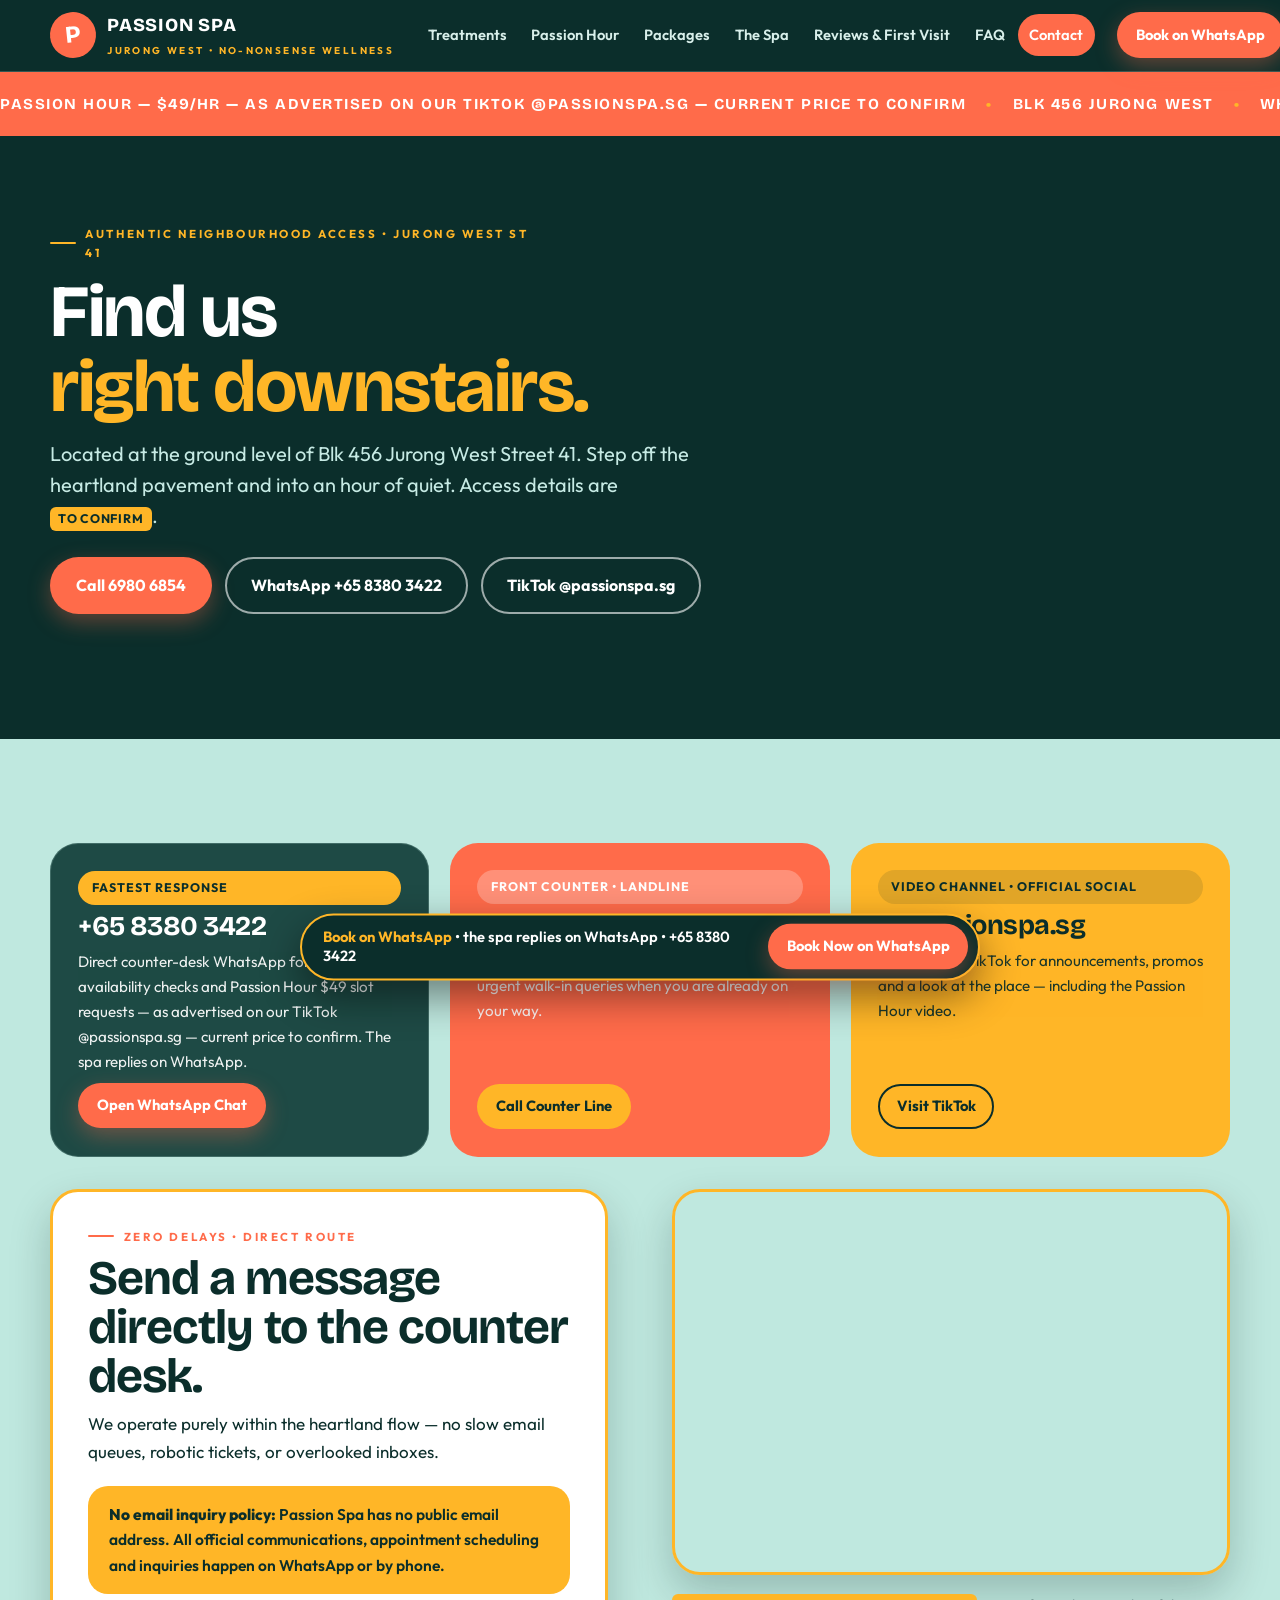
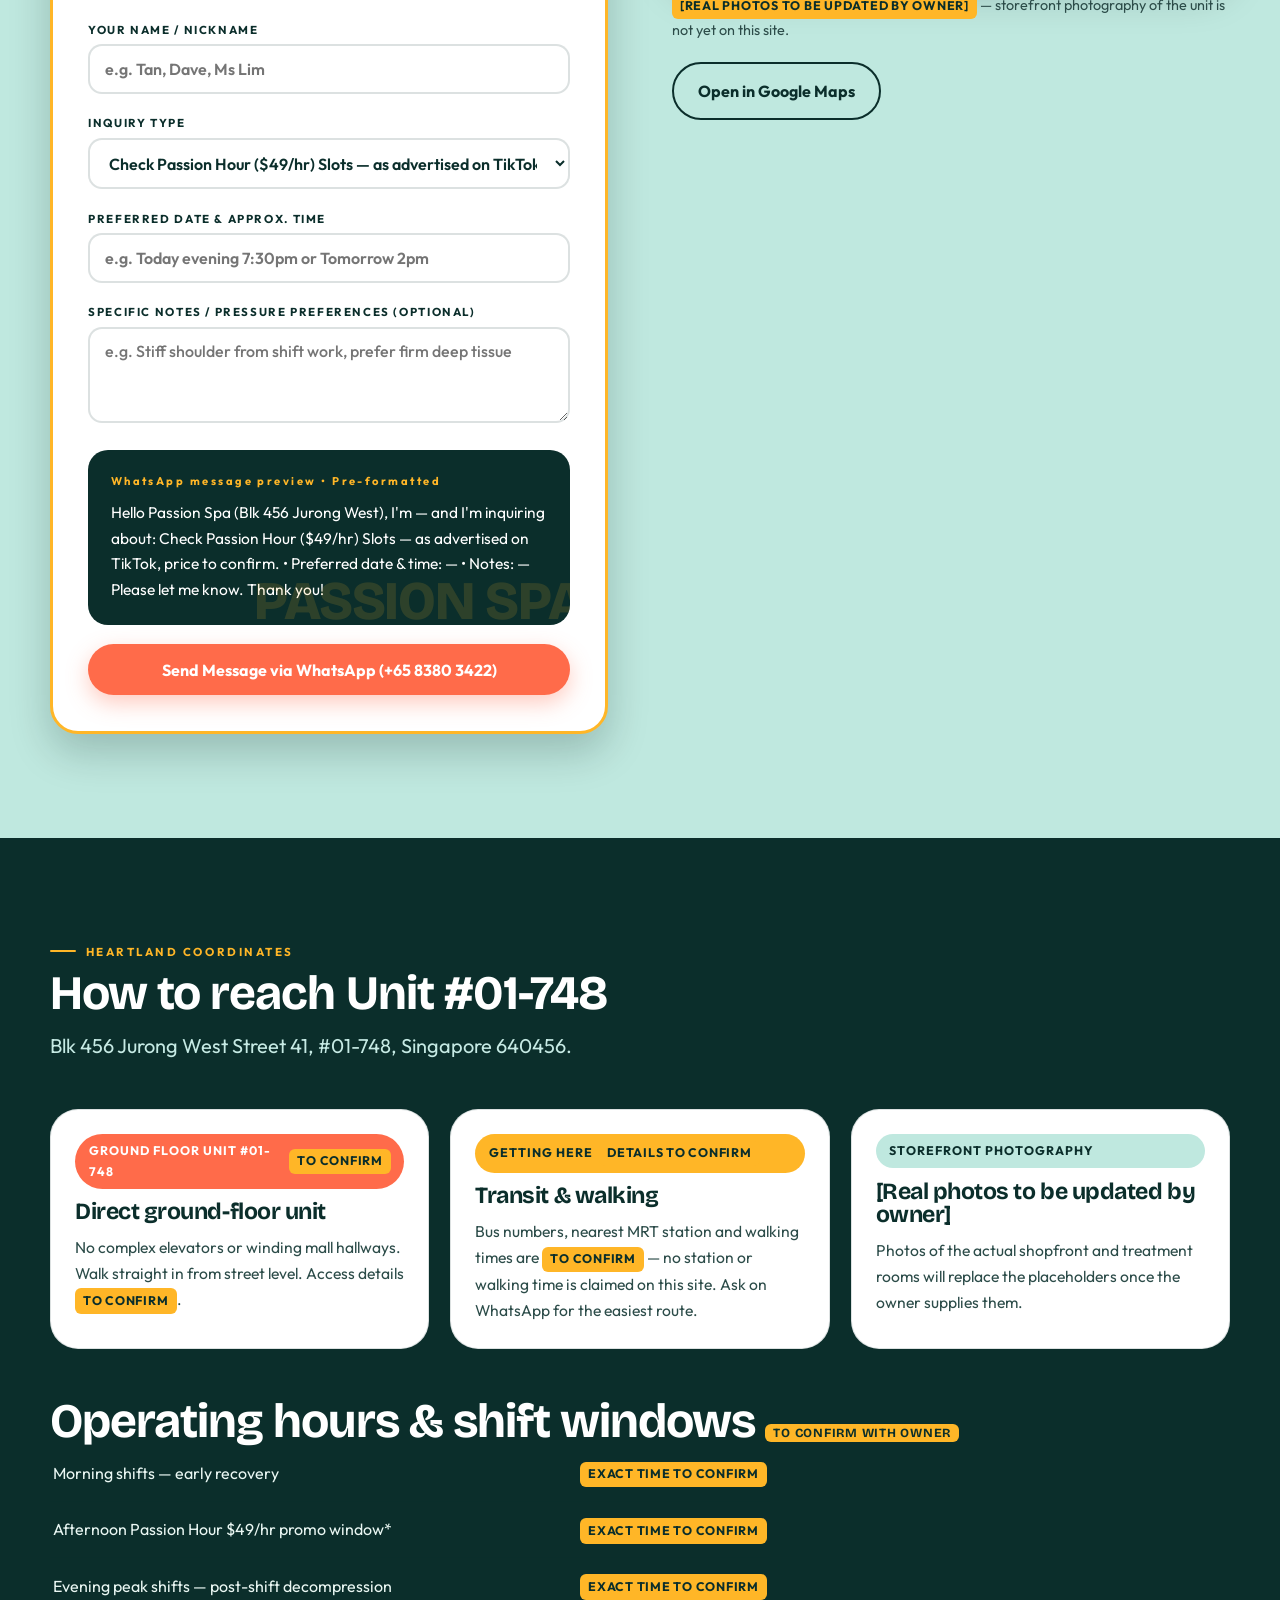
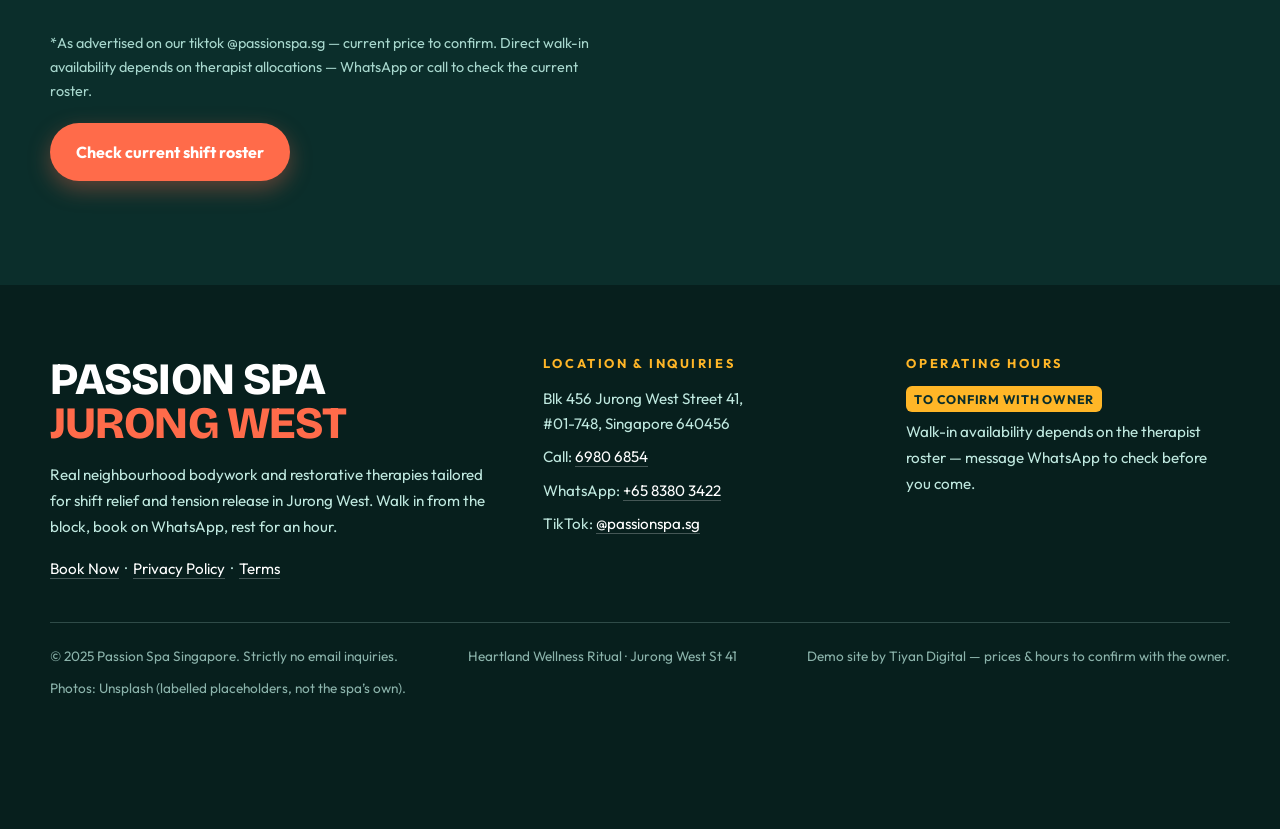
<file: contact.html>
<!DOCTYPE html>
<html lang="en-SG">
<head>
<meta charset="utf-8">
<meta name="viewport" content="width=device-width, initial-scale=1">
<title>Contact & Find Us | Passion Spa — Jurong West</title>
<meta name="description" content="Find Passion Spa: Blk 456 Jurong West Street 41, #01-748, Singapore 640456. Call 6980 6854, WhatsApp +65 8380 3422, TikTok @passionspa.sg. Hours to confirm.">
<meta property="og:title" content="Contact & Find Us | Passion Spa — Jurong West">
<meta property="og:description" content="Find Passion Spa: Blk 456 Jurong West Street 41, #01-748, Singapore 640456. Call 6980 6854, WhatsApp +65 8380 3422, TikTok @passionspa.sg. Hours to confirm.">
<meta property="og:type" content="website">
<link rel="stylesheet" href="assets/css/style.css">
<link rel="icon" href="data:image/svg+xml,<svg xmlns=%22http://www.w3.org/2000/svg%22 viewBox=%220 0 100 100%22><circle cx=%2250%22 cy=%2250%22 r=%2248%22 fill=%22%23FF6B4A%22/><text x=%2250%22 y=%2272%22 font-size=%2260%22 font-family=%22sans-serif%22 font-weight=%22bold%22 text-anchor=%22middle%22 fill=%22white%22>P</text></svg>">
</head>
<body>
<a class="skip-link" href="#main">Skip to content</a><header class="site-header"><div class="wrap header-inner"><a class="brand" href="index.html" aria-label="Passion Spa — home"><span class="brand-mark" aria-hidden="true">P</span><span><span class="brand-name">PASSION SPA</span><span class="brand-tag" style="display:block">JURONG WEST &bull; NO-NONSENSE WELLNESS</span></span></a><button class="nav-toggle" aria-label="Open menu" aria-expanded="false">&#9776;</button><nav class="main-nav" aria-label="Main navigation"><a href="treatments.html">Treatments</a><a href="passion-hour.html">Passion Hour</a><a href="packages.html">Packages</a><a href="the-spa.html">The Spa</a><a href="reviews-first-visit.html">Reviews & First Visit</a><a href="faq.html">FAQ</a><a href="contact.html" class="active" aria-current="page">Contact</a></nav><a class="btn btn-coral btn-sm header-cta" href="https://wa.me/6583803422" target="_blank" rel="noopener">Book on WhatsApp</a></div></header><div class="ticker" aria-hidden="true"><div class="ticker-track"><span>PASSION HOUR &mdash; $49/HR &mdash; AS ADVERTISED ON OUR TIKTOK @PASSIONSPA.SG &mdash; CURRENT PRICE TO CONFIRM <span class='sep'>&bull;</span> BLK 456 JURONG WEST <span class='sep'>&bull;</span> WHATSAPP BOOKING +65 8380 3422 <span class='sep'>&bull;</span> PASSION HOUR &mdash; $49/HR &mdash; AS ADVERTISED ON OUR TIKTOK @PASSIONSPA.SG &mdash; CURRENT PRICE TO CONFIRM <span class='sep'>&bull;</span> BLK 456 JURONG WEST <span class='sep'>&bull;</span> WHATSAPP BOOKING +65 8380 3422 <span class='sep'>&bull;</span> PASSION HOUR &mdash; $49/HR &mdash; AS ADVERTISED ON OUR TIKTOK @PASSIONSPA.SG &mdash; CURRENT PRICE TO CONFIRM <span class='sep'>&bull;</span> BLK 456 JURONG WEST <span class='sep'>&bull;</span> WHATSAPP BOOKING +65 8380 3422 <span class='sep'>&bull;</span> PASSION HOUR &mdash; $49/HR &mdash; AS ADVERTISED ON OUR TIKTOK @PASSIONSPA.SG &mdash; CURRENT PRICE TO CONFIRM <span class='sep'>&bull;</span> BLK 456 JURONG WEST <span class='sep'>&bull;</span> WHATSAPP BOOKING +65 8380 3422 <span class='sep'>&bull;</span> </span><span>PASSION HOUR &mdash; $49/HR &mdash; AS ADVERTISED ON OUR TIKTOK @PASSIONSPA.SG &mdash; CURRENT PRICE TO CONFIRM <span class='sep'>&bull;</span> BLK 456 JURONG WEST <span class='sep'>&bull;</span> WHATSAPP BOOKING +65 8380 3422 <span class='sep'>&bull;</span> PASSION HOUR &mdash; $49/HR &mdash; AS ADVERTISED ON OUR TIKTOK @PASSIONSPA.SG &mdash; CURRENT PRICE TO CONFIRM <span class='sep'>&bull;</span> BLK 456 JURONG WEST <span class='sep'>&bull;</span> WHATSAPP BOOKING +65 8380 3422 <span class='sep'>&bull;</span> PASSION HOUR &mdash; $49/HR &mdash; AS ADVERTISED ON OUR TIKTOK @PASSIONSPA.SG &mdash; CURRENT PRICE TO CONFIRM <span class='sep'>&bull;</span> BLK 456 JURONG WEST <span class='sep'>&bull;</span> WHATSAPP BOOKING +65 8380 3422 <span class='sep'>&bull;</span> PASSION HOUR &mdash; $49/HR &mdash; AS ADVERTISED ON OUR TIKTOK @PASSIONSPA.SG &mdash; CURRENT PRICE TO CONFIRM <span class='sep'>&bull;</span> BLK 456 JURONG WEST <span class='sep'>&bull;</span> WHATSAPP BOOKING +65 8380 3422 <span class='sep'>&bull;</span> </span></div></div><main id="main">

<section class="hero sec-dark"><div class="wrap">
  <p class="eyebrow on-dark">Authentic neighbourhood access &bull; Jurong West St 41</p>
  <h1 style="color:#fff;margin:.8rem 0">Find us<br><span style="color:var(--gold)">right downstairs.</span></h1>
  <p class="lede" style="max-width:640px">Located at the ground level of Blk 456 Jurong West Street 41. Step off the heartland pavement and into an hour of quiet. Access details are <span class="to-confirm">To confirm</span>.</p>
  <div class="hero-cta-row mt">
    <a class="btn btn-coral" href="tel:+6569806854">Call 6980 6854</a>
    <a class="btn btn-outline-light" href="https://wa.me/6583803422" target="_blank" rel="noopener">WhatsApp +65 8380 3422</a>
    <a class="btn btn-outline-light" href="https://www.tiktok.com/@passionspa.sg" target="_blank" rel="noopener">TikTok @passionspa.sg</a>
  </div>
</div></section>

<section class="sec-mist"><div class="wrap">
  <div class="channel-grid">
    <div class="channel jade">
      <span class="chip gold">Fastest response</span>
      <h3>+65 8380 3422</h3>
      <p>Direct counter-desk WhatsApp for bed-availability checks and Passion Hour $49 slot requests &mdash; as advertised on our TikTok @passionspa.sg — current price to confirm. The spa replies on WhatsApp.</p>
      <a class="btn btn-coral btn-sm" href="https://wa.me/6583803422" target="_blank" rel="noopener">Open WhatsApp Chat</a>
    </div>
    <div class="channel coral">
      <span class="chip" style="background:rgba(255,255,255,.25);color:#fff">Front counter &bull; Landline</span>
      <h3>6980 6854</h3>
      <p>Direct voice-call line to the counter. Ideal for urgent walk-in queries when you are already on your way.</p>
      <a class="btn btn-gold btn-sm" href="tel:+6569806854">Call Counter Line</a>
    </div>
    <div class="channel gold">
      <span class="chip" style="background:rgba(11,46,43,.12)">Video channel &bull; Official social</span>
      <h3>@passionspa.sg</h3>
      <p>See the spa&rsquo;s TikTok for announcements, promos and a look at the place &mdash; including the Passion Hour video.</p>
      <a class="btn btn-outline btn-sm" href="https://www.tiktok.com/@passionspa.sg" target="_blank" rel="noopener">Visit TikTok</a>
    </div>
  </div>

  <div class="split mt-lg" style="align-items:start">
    <div class="composer">
      <p class="eyebrow">Zero delays &bull; Direct route</p>
      <h2 style="margin:.5rem 0 .6rem">Send a message directly to the counter desk.</h2>
      <p>We operate purely within the heartland flow &mdash; no slow email queues, robotic tickets, or overlooked inboxes.</p>
      <div class="notice-bar mt"><b>No email inquiry policy:</b> Passion Spa has no public email address. All official communications, appointment scheduling and inquiries happen on WhatsApp or by phone.</div>
      <div class="field"><label for="contact-name">Your name / nickname</label>
        <input type="text" id="contact-name" placeholder="e.g. Tan, Dave, Ms Lim" autocomplete="name"></div>
      <div class="field mt"><label for="contact-type">Inquiry type</label>
        <select id="contact-type">
          <option>Check Passion Hour ($49/hr) Slots — as advertised on TikTok, price to confirm</option>
          <option>Book Treatment Appointment</option>
          <option>Ask About Bodywork &amp; Therapies</option>
          <option>General Walk-in Inquiry</option>
        </select></div>
      <div class="field mt"><label for="contact-when">Preferred date &amp; approx. time</label>
        <input type="text" id="contact-when" placeholder="e.g. Today evening 7:30pm or Tomorrow 2pm"></div>
      <div class="field mt"><label for="contact-notes">Specific notes / pressure preferences (optional)</label>
        <textarea id="contact-notes" placeholder="e.g. Stiff shoulder from shift work, prefer firm deep tissue"></textarea></div>
      <div class="voucher-preview">
        <p class="vp-label">WhatsApp message preview &bull; Pre-formatted</p>
        <p style="margin-top:.6rem;font-size:.97rem" id="contact-preview">Hello Passion Spa (Blk 456 Jurong West)&hellip;</p>
      </div>
      <button class="btn btn-coral mt" id="contact-send" type="button" style="width:100%">Send Message via WhatsApp (+65 8380 3422)</button>
    </div>
    <div>
      <div class="map-frame">
        <iframe title="Map — Blk 456 Jurong West Street 41, Singapore 640456" loading="lazy" referrerpolicy="no-referrer-when-downgrade"
          src="https://www.google.com/maps?q=Blk%20456%20Jurong%20West%20Street%2041%20Singapore%20640456&output=embed"></iframe>
      </div>
      <p class="qualifier mt"><span class="to-confirm">[Real photos to be updated by owner]</span> &mdash; storefront photography of the unit is not yet on this site.</p>
      <a class="btn btn-outline mt" href="https://www.google.com/maps/search/?api=1&query=Blk+456+Jurong+West+Street+41+Singapore+640456" target="_blank" rel="noopener">Open in Google Maps</a>
    </div>
  </div>
</div></section>

<section class="sec-dark"><div class="wrap">
  <div class="sec-head">
    <p class="eyebrow on-dark">Heartland coordinates</p>
    <h2 style="color:#fff">How to reach Unit #01-748</h2>
    <p class="lede">Blk 456 Jurong West Street 41, #01-748, Singapore 640456.</p>
  </div>
  <div class="card-grid">
    <article class="card" style="color:var(--ink)"><div class="card-body"><span class="chip coral">Ground floor unit #01-748 <span class="to-confirm">To confirm</span></span><h3>Direct ground-floor unit</h3>
      <p style="color:var(--ink-soft)">No complex elevators or winding mall hallways. Walk straight in from street level. Access details <span class="to-confirm">To confirm</span>.</p></div></article>
    <article class="card" style="color:var(--ink)"><div class="card-body"><span class="chip gold">Getting here <span class="to-confirm">Details to confirm</span></span><h3>Transit &amp; walking</h3>
      <p style="color:var(--ink-soft)">Bus numbers, nearest MRT station and walking times are <span class="to-confirm">To confirm</span> &mdash; no station or walking time is claimed on this site. Ask on WhatsApp for the easiest route.</p></div></article>
    <article class="card" style="color:var(--ink)"><div class="card-body"><span class="chip mist">Storefront photography</span><h3>[Real photos to be updated by owner]</h3>
      <p style="color:var(--ink-soft)">Photos of the actual shopfront and treatment rooms will replace the placeholders once the owner supplies them.</p></div></article>
  </div>

  <h2 style="color:#fff;margin-top:3rem">Operating hours &amp; shift windows <span class="to-confirm">To confirm with owner</span></h2>
  <table class="hours-table" style="color:#EAF7F3;max-width:720px">
    <tr><td>Morning shifts &mdash; early recovery</td><td><span class="to-confirm">Exact time to confirm</span></td></tr>
    <tr><td>Afternoon Passion Hour $49/hr promo window*</td><td><span class="to-confirm">Exact time to confirm</span></td></tr>
    <tr><td>Evening peak shifts &mdash; post-shift decompression</td><td><span class="to-confirm">Exact time to confirm</span></td></tr>
  </table>
  <p class="qualifier mt">*As advertised on our tiktok @passionspa.sg — current price to confirm. Direct walk-in availability depends on therapist allocations &mdash; WhatsApp or call to check the current roster.</p>
  <a class="btn btn-coral mt" href="https://wa.me/6583803422?text=Hi%20Passion%20Spa%21%20Could%20you%20let%20me%20know%20today%27s%20operating%20hours%20and%20available%20slots%20at%20Blk%20456%20Jurong%20West%3F%20Thank%20you%21" target="_blank" rel="noopener">Check current shift roster</a>
</div></section>

</main>
<footer class="site-footer"><div class="wrap"><div class="footer-grid"><div><div class="footer-brand">PASSION SPA<br><span>JURONG WEST</span></div><p style="margin-top:1rem">Real neighbourhood bodywork and restorative therapies tailored for shift relief and tension release in Jurong West. Walk in from the block, book on WhatsApp, rest for an hour.</p><p style="margin-top:1rem"><a href="book.html">Book Now</a> &nbsp;&middot;&nbsp; <a href="privacy.html">Privacy Policy</a> &nbsp;&middot;&nbsp; <a href="terms.html">Terms</a></p></div><div><h4>Location &amp; Inquiries</h4><ul><li>Blk 456 Jurong West Street 41,<br>#01-748, Singapore 640456</li><li>Call: <a href="tel:+6569806854">6980 6854</a></li><li>WhatsApp: <a href="https://wa.me/6583803422" target="_blank" rel="noopener">+65 8380 3422</a></li><li>TikTok: <a href="https://www.tiktok.com/@passionspa.sg" target="_blank" rel="noopener">@passionspa.sg</a></li></ul></div><div><h4>Operating Hours</h4><ul><li><span class='to-confirm'>To confirm with owner</span></li><li>Walk-in availability depends on the therapist roster &mdash; message WhatsApp to check before you come.</li></ul></div></div><div class="footer-base"><span>&copy; 2025 Passion Spa Singapore. Strictly no email inquiries.</span><span>Heartland Wellness Ritual &middot; Jurong West St 41</span><span>Demo site by Tiyan Digital &mdash; prices &amp; hours to confirm with the owner.</span><span>Photos: Unsplash (labelled placeholders, not the spa&rsquo;s own).</span></div></div></footer><div class="sticky-bar" role="complementary" aria-label="Quick booking bar"><span class="txt"><b>Book on WhatsApp</b> &bull; the spa replies on WhatsApp &bull; +65 8380 3422</span><a class="btn btn-coral btn-sm" href="https://wa.me/6583803422" target="_blank" rel="noopener">Book Now on WhatsApp</a></div>
<script src="assets/js/main.js" defer></script>
</body>
</html>
</file>
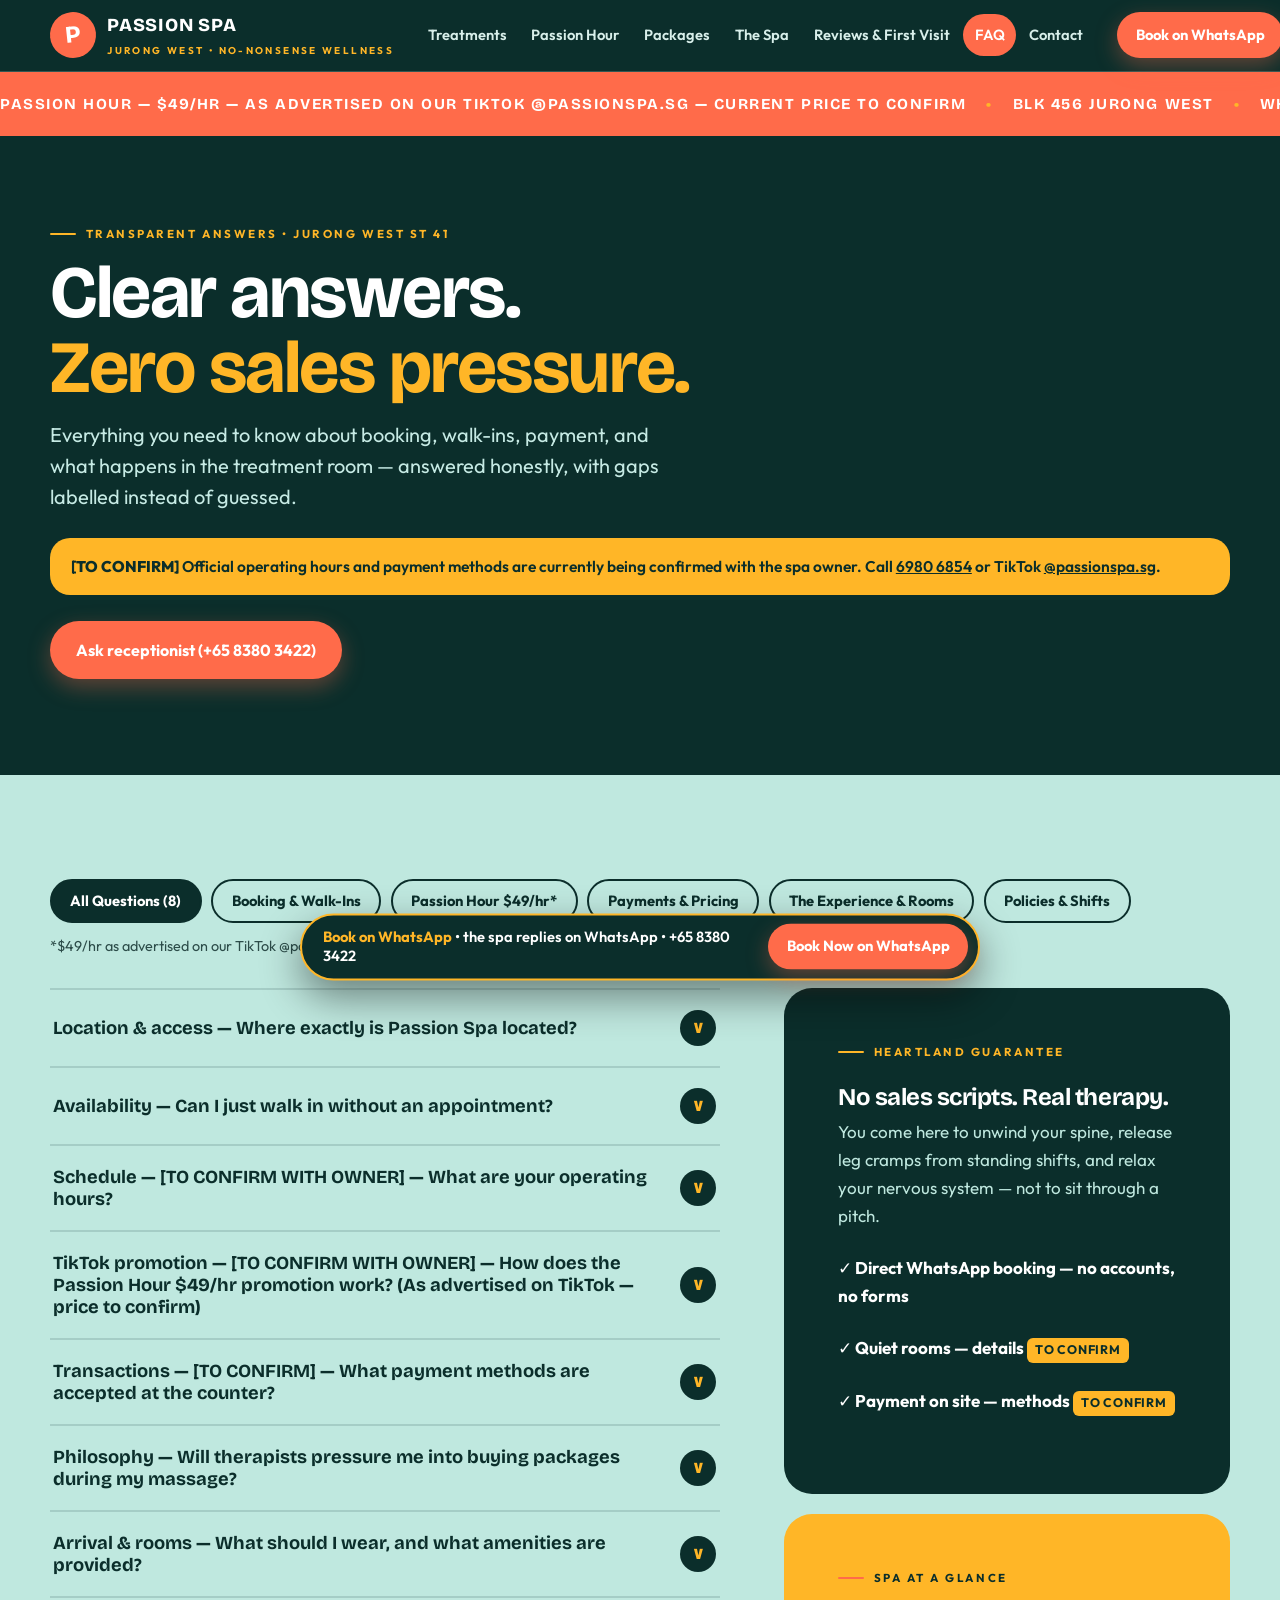
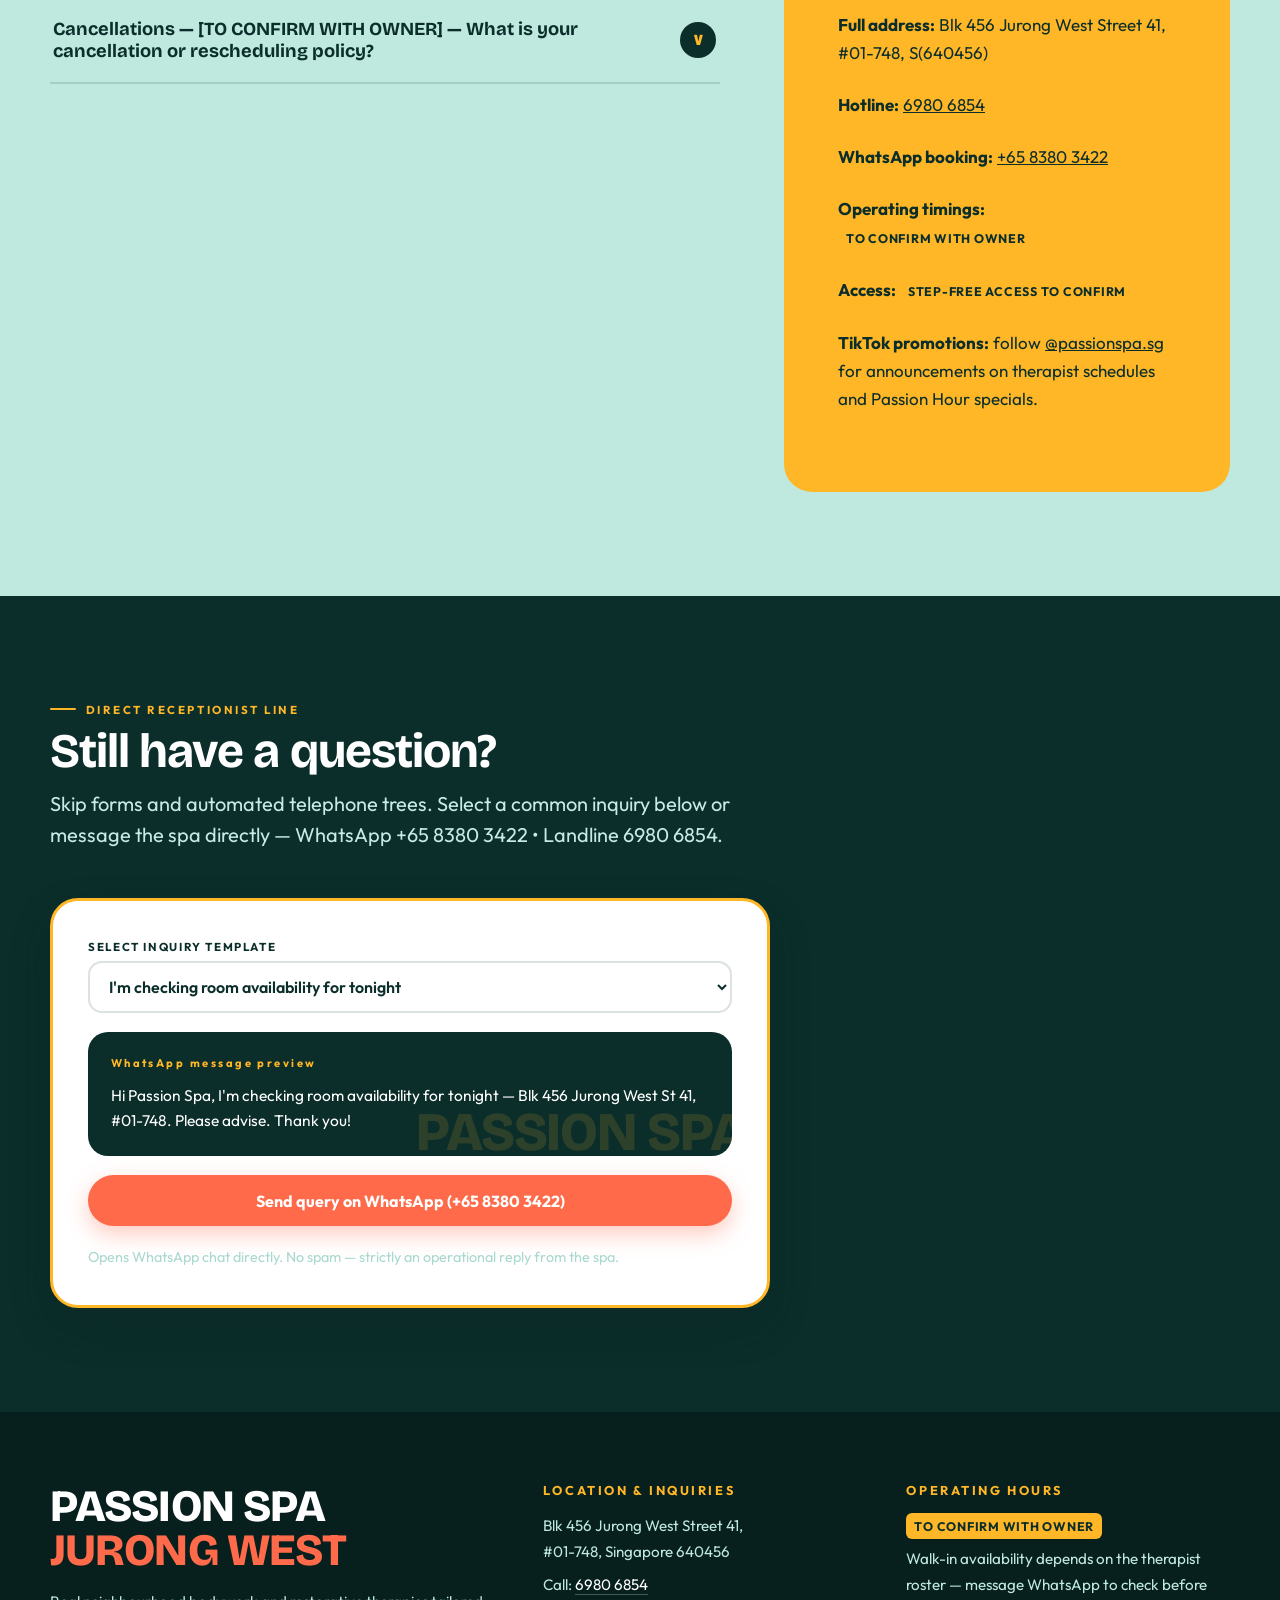
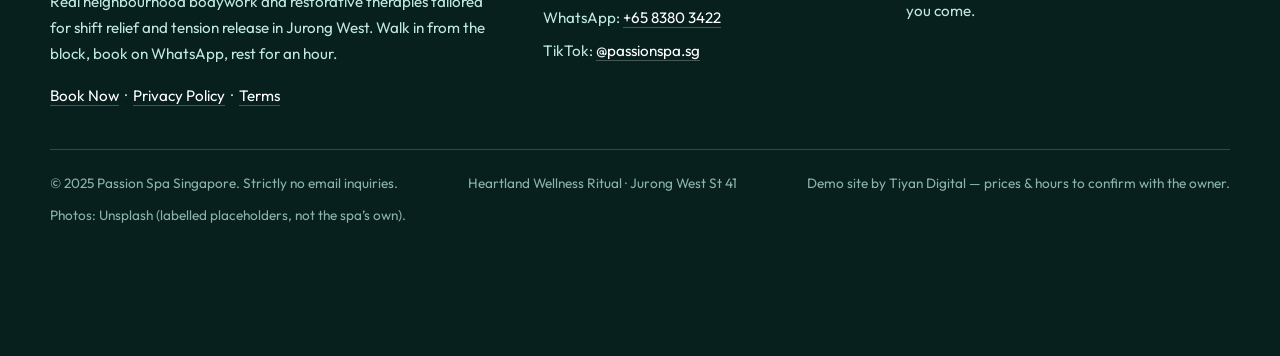
<file: faq.html>
<!DOCTYPE html>
<html lang="en-SG">
<head>
<meta charset="utf-8">
<meta name="viewport" content="width=device-width, initial-scale=1">
<title>FAQ — Clear Answers, Zero Sales Pressure | Passion Spa — Jurong West</title>
<meta name="description" content="Passion Spa FAQ: location, walk-ins, operating hours, Passion Hour $49/hr (as advertised on TikTok @passionspa.sg — current price to confirm), payment and cancellation.">
<meta property="og:title" content="FAQ — Clear Answers, Zero Sales Pressure | Passion Spa — Jurong West">
<meta property="og:description" content="Passion Spa FAQ: location, walk-ins, operating hours, Passion Hour $49/hr (as advertised on TikTok @passionspa.sg — current price to confirm), payment and cancellation.">
<meta property="og:type" content="website">
<link rel="stylesheet" href="assets/css/style.css">
<link rel="icon" href="data:image/svg+xml,<svg xmlns=%22http://www.w3.org/2000/svg%22 viewBox=%220 0 100 100%22><circle cx=%2250%22 cy=%2250%22 r=%2248%22 fill=%22%23FF6B4A%22/><text x=%2250%22 y=%2272%22 font-size=%2260%22 font-family=%22sans-serif%22 font-weight=%22bold%22 text-anchor=%22middle%22 fill=%22white%22>P</text></svg>">
</head>
<body>
<a class="skip-link" href="#main">Skip to content</a><header class="site-header"><div class="wrap header-inner"><a class="brand" href="index.html" aria-label="Passion Spa — home"><span class="brand-mark" aria-hidden="true">P</span><span><span class="brand-name">PASSION SPA</span><span class="brand-tag" style="display:block">JURONG WEST &bull; NO-NONSENSE WELLNESS</span></span></a><button class="nav-toggle" aria-label="Open menu" aria-expanded="false">&#9776;</button><nav class="main-nav" aria-label="Main navigation"><a href="treatments.html">Treatments</a><a href="passion-hour.html">Passion Hour</a><a href="packages.html">Packages</a><a href="the-spa.html">The Spa</a><a href="reviews-first-visit.html">Reviews & First Visit</a><a href="faq.html" class="active" aria-current="page">FAQ</a><a href="contact.html">Contact</a></nav><a class="btn btn-coral btn-sm header-cta" href="https://wa.me/6583803422" target="_blank" rel="noopener">Book on WhatsApp</a></div></header><div class="ticker" aria-hidden="true"><div class="ticker-track"><span>PASSION HOUR &mdash; $49/HR &mdash; AS ADVERTISED ON OUR TIKTOK @PASSIONSPA.SG &mdash; CURRENT PRICE TO CONFIRM <span class='sep'>&bull;</span> BLK 456 JURONG WEST <span class='sep'>&bull;</span> WHATSAPP BOOKING +65 8380 3422 <span class='sep'>&bull;</span> PASSION HOUR &mdash; $49/HR &mdash; AS ADVERTISED ON OUR TIKTOK @PASSIONSPA.SG &mdash; CURRENT PRICE TO CONFIRM <span class='sep'>&bull;</span> BLK 456 JURONG WEST <span class='sep'>&bull;</span> WHATSAPP BOOKING +65 8380 3422 <span class='sep'>&bull;</span> PASSION HOUR &mdash; $49/HR &mdash; AS ADVERTISED ON OUR TIKTOK @PASSIONSPA.SG &mdash; CURRENT PRICE TO CONFIRM <span class='sep'>&bull;</span> BLK 456 JURONG WEST <span class='sep'>&bull;</span> WHATSAPP BOOKING +65 8380 3422 <span class='sep'>&bull;</span> PASSION HOUR &mdash; $49/HR &mdash; AS ADVERTISED ON OUR TIKTOK @PASSIONSPA.SG &mdash; CURRENT PRICE TO CONFIRM <span class='sep'>&bull;</span> BLK 456 JURONG WEST <span class='sep'>&bull;</span> WHATSAPP BOOKING +65 8380 3422 <span class='sep'>&bull;</span> </span><span>PASSION HOUR &mdash; $49/HR &mdash; AS ADVERTISED ON OUR TIKTOK @PASSIONSPA.SG &mdash; CURRENT PRICE TO CONFIRM <span class='sep'>&bull;</span> BLK 456 JURONG WEST <span class='sep'>&bull;</span> WHATSAPP BOOKING +65 8380 3422 <span class='sep'>&bull;</span> PASSION HOUR &mdash; $49/HR &mdash; AS ADVERTISED ON OUR TIKTOK @PASSIONSPA.SG &mdash; CURRENT PRICE TO CONFIRM <span class='sep'>&bull;</span> BLK 456 JURONG WEST <span class='sep'>&bull;</span> WHATSAPP BOOKING +65 8380 3422 <span class='sep'>&bull;</span> PASSION HOUR &mdash; $49/HR &mdash; AS ADVERTISED ON OUR TIKTOK @PASSIONSPA.SG &mdash; CURRENT PRICE TO CONFIRM <span class='sep'>&bull;</span> BLK 456 JURONG WEST <span class='sep'>&bull;</span> WHATSAPP BOOKING +65 8380 3422 <span class='sep'>&bull;</span> PASSION HOUR &mdash; $49/HR &mdash; AS ADVERTISED ON OUR TIKTOK @PASSIONSPA.SG &mdash; CURRENT PRICE TO CONFIRM <span class='sep'>&bull;</span> BLK 456 JURONG WEST <span class='sep'>&bull;</span> WHATSAPP BOOKING +65 8380 3422 <span class='sep'>&bull;</span> </span></div></div><main id="main">

<section class="hero sec-dark"><div class="wrap">
  <p class="eyebrow on-dark">Transparent answers &bull; Jurong West St 41</p>
  <h1 style="color:#fff;margin:.8rem 0">Clear answers.<br><span style="color:var(--gold)">Zero sales pressure.</span></h1>
  <p class="lede" style="max-width:640px">Everything you need to know about booking, walk-ins, payment, and what happens in the treatment room &mdash; answered honestly, with gaps labelled instead of guessed.</p>
  <div class="notice-bar mt"><b>[TO CONFIRM]</b> Official operating hours and payment methods are currently being confirmed with the spa owner. Call <a href="tel:+6569806854">6980 6854</a> or TikTok <a href="https://www.tiktok.com/@passionspa.sg" target="_blank" rel="noopener">@passionspa.sg</a>.</div>
  <a class="btn btn-coral" href="https://wa.me/6583803422" target="_blank" rel="noopener">Ask receptionist (+65 8380 3422)</a>
</div></section>

<section class="sec-mist"><div class="wrap">
  <div class="pill-row" style="margin-bottom:1.8rem" role="group" aria-label="Filter questions">
    <button type="button" class="pill on-light active" data-faq-filter="all">All Questions (8)</button>
    <button type="button" class="pill on-light" data-faq-filter="booking">Booking &amp; Walk-Ins</button>
    <button type="button" class="pill on-light" data-faq-filter="passion">Passion Hour $49/hr*</button>
    <button type="button" class="pill on-light" data-faq-filter="payments">Payments &amp; Pricing</button>
    <button type="button" class="pill on-light" data-faq-filter="experience">The Experience &amp; Rooms</button>
    <button type="button" class="pill on-light" data-faq-filter="policies">Policies &amp; Shifts</button>
  </div>
  <p class="qualifier" style="margin:-1rem 0 1.8rem">*$49/hr as advertised on our TikTok @passionspa.sg &mdash; current price to confirm.</p>
  <div class="split" style="grid-template-columns:1.5fr 1fr;align-items:start">
    <div class="acc">
<div class="acc-item" data-cat="booking"><button type="button" class="acc-btn" aria-expanded="false">Location &amp; access — Where exactly is Passion Spa located?<span class="chev" aria-hidden="true">&or;</span></button><div class="acc-panel"><p>Passion Spa is at Blk 456 Jurong West Street 41, #01-748, Singapore 640456 — a ground-floor unit. Call 6980 6854 or WhatsApp +65 8380 3422. Bus numbers and walking directions are <b>[TO CONFIRM]</b> — message WhatsApp and the spa will send you a pin.</p></div></div>
<div class="acc-item" data-cat="booking"><button type="button" class="acc-btn" aria-expanded="false">Availability — Can I just walk in without an appointment?<span class="chev" aria-hidden="true">&or;</span></button><div class="acc-panel"><p>Yes. Walk-ins are welcome, subject to therapist availability on the day. Evening peak hours can fill up, so a quick WhatsApp message before you come down is the safest way to avoid a wasted trip.</p></div></div>
<div class="acc-item" data-cat="booking"><button type="button" class="acc-btn" aria-expanded="false">Schedule — [TO CONFIRM WITH OWNER] — What are your operating hours?<span class="chev" aria-hidden="true">&or;</span></button><div class="acc-panel"><p>Operating hours are <b>[TO CONFIRM WITH OWNER]</b>. No hours have been published by the spa anywhere we could find, so none are stated here. Message WhatsApp +65 8380 3422 to check today’s hours.</p></div></div>
<div class="acc-item" data-cat="passion"><button type="button" class="acc-btn" aria-expanded="false">TikTok promotion — [TO CONFIRM WITH OWNER] — How does the Passion Hour $49/hr promotion work? (As advertised on TikTok — price to confirm)<span class="chev" aria-hidden="true">&or;</span></button><div class="acc-panel"><p>Passion Hour is advertised on the spa’s TikTok @passionspa.sg at $49/hr. Current price, validity, inclusions and times are <b>[TO CONFIRM WITH OWNER]</b>. To claim it, message WhatsApp +65 8380 3422 with “PASSION HOUR” and your preferred time — the spa replies to confirm.</p></div></div>
<div class="acc-item" data-cat="payments"><button type="button" class="acc-btn" aria-expanded="false">Transactions — [TO CONFIRM] — What payment methods are accepted at the counter?<span class="chev" aria-hidden="true">&or;</span></button><div class="acc-panel"><p>Payment methods are <b>[TO CONFIRM WITH OWNER]</b>. No card details are taken on this website, and no payment is collected here. Please confirm accepted payment methods with the spa on WhatsApp before your visit.</p></div></div>
<div class="acc-item" data-cat="policies"><button type="button" class="acc-btn" aria-expanded="false">Philosophy — Will therapists pressure me into buying packages during my massage?<span class="chev" aria-hidden="true">&or;</span></button><div class="acc-panel"><p>No. Passion Spa’s stated promise is zero hard selling — you come for an hour, you pay for the hour, and no packages are pushed mid-massage.</p></div></div>
<div class="acc-item" data-cat="experience"><button type="button" class="acc-btn" aria-expanded="false">Arrival &amp; rooms — What should I wear, and what amenities are provided?<span class="chev" aria-hidden="true">&or;</span></button><div class="acc-panel"><p>Wear comfortable, loose everyday clothes or sports attire. For full-body oil massages, clean disposable wear is supplied. Arrive 5 to 10 minutes before your slot. Room details and amenities are <b>[TO CONFIRM WITH OWNER]</b>.</p></div></div>
<div class="acc-item" data-cat="policies"><button type="button" class="acc-btn" aria-expanded="false">Cancellations — [TO CONFIRM WITH OWNER] — What is your cancellation or rescheduling policy?<span class="chev" aria-hidden="true">&or;</span></button><div class="acc-panel"><p>The cancellation and rescheduling policy is <b>[TO CONFIRM WITH OWNER]</b>. If you need to change a booking, message the spa on WhatsApp as early as you can — the spa confirms changes by reply.</p></div></div>

    </div>
    <div>
      <div class="cta-band sec-dark" style="text-align:left">
        <p class="eyebrow on-dark">Heartland guarantee</p>
        <h3 style="color:#fff;font-size:1.5rem;margin:.5rem 0">No sales scripts. Real therapy.</h3>
        <p style="color:#BFE8DF">You come here to unwind your spine, release leg cramps from standing shifts, and relax your nervous system &mdash; not to sit through a pitch.</p>
        <p class="mt" style="color:#fff;font-weight:700">&#10003; Direct WhatsApp booking &mdash; no accounts, no forms</p>
        <p style="color:#fff;font-weight:700">&#10003; Quiet rooms &mdash; details <span class="to-confirm">To confirm</span></p>
        <p style="color:#fff;font-weight:700">&#10003; Payment on site &mdash; methods <span class="to-confirm">To confirm</span></p>
      </div>
      <div class="cta-band sec-gold mt" style="text-align:left">
        <p class="eyebrow" style="color:var(--jade)">Spa at a glance</p>
        <p class="mt"><b>Full address:</b> Blk 456 Jurong West Street 41, #01-748, S(640456)</p>
        <p><b>Hotline:</b> <a href="tel:+6569806854">6980 6854</a></p>
        <p><b>WhatsApp booking:</b> <a href="https://wa.me/6583803422" target="_blank" rel="noopener">+65 8380 3422</a></p>
        <p><b>Operating timings:</b> <span class="to-confirm">To confirm with owner</span></p>
        <p><b>Access:</b> <span class="to-confirm">Step-free access to confirm</span></p>
        <p><b>TikTok promotions:</b> follow <a href="https://www.tiktok.com/@passionspa.sg" target="_blank" rel="noopener">@passionspa.sg</a> for announcements on therapist schedules and Passion Hour specials.</p>
      </div>
    </div>
  </div>
</div></section>

<section class="sec-dark"><div class="wrap">
  <div class="sec-head">
    <p class="eyebrow on-dark">Direct receptionist line</p>
    <h2 style="color:#fff">Still have a question?</h2>
    <p class="lede">Skip forms and automated telephone trees. Select a common inquiry below or message the spa directly &mdash; WhatsApp +65 8380 3422 &bull; Landline 6980 6854.</p>
  </div>
  <div class="composer" style="max-width:720px">
    <div class="field"><label for="faq-template">Select inquiry template</label>
      <select id="faq-template">
        <option>I'm checking room availability for tonight</option>
        <option>I'm inquiring about Passion Hour ($49/hr) slots — as advertised on your TikTok, current price to confirm</option>
        <option>I'm checking today's therapist roster</option>
        <option>I'm confirming accepted payment methods</option>
        <option>I have a specific shoulder/back tension query</option>
      </select></div>
    <div class="voucher-preview">
      <p class="vp-label">WhatsApp message preview</p>
      <p style="margin-top:.6rem;font-size:.97rem" id="faq-preview">Hi Passion Spa&hellip;</p>
    </div>
    <button class="btn btn-coral mt" id="faq-send" type="button" style="width:100%">Send query on WhatsApp (+65 8380 3422)</button>
    <p class="qualifier mt">Opens WhatsApp chat directly. No spam &mdash; strictly an operational reply from the spa.</p>
  </div>
</div></section>

</main>
<footer class="site-footer"><div class="wrap"><div class="footer-grid"><div><div class="footer-brand">PASSION SPA<br><span>JURONG WEST</span></div><p style="margin-top:1rem">Real neighbourhood bodywork and restorative therapies tailored for shift relief and tension release in Jurong West. Walk in from the block, book on WhatsApp, rest for an hour.</p><p style="margin-top:1rem"><a href="book.html">Book Now</a> &nbsp;&middot;&nbsp; <a href="privacy.html">Privacy Policy</a> &nbsp;&middot;&nbsp; <a href="terms.html">Terms</a></p></div><div><h4>Location &amp; Inquiries</h4><ul><li>Blk 456 Jurong West Street 41,<br>#01-748, Singapore 640456</li><li>Call: <a href="tel:+6569806854">6980 6854</a></li><li>WhatsApp: <a href="https://wa.me/6583803422" target="_blank" rel="noopener">+65 8380 3422</a></li><li>TikTok: <a href="https://www.tiktok.com/@passionspa.sg" target="_blank" rel="noopener">@passionspa.sg</a></li></ul></div><div><h4>Operating Hours</h4><ul><li><span class='to-confirm'>To confirm with owner</span></li><li>Walk-in availability depends on the therapist roster &mdash; message WhatsApp to check before you come.</li></ul></div></div><div class="footer-base"><span>&copy; 2025 Passion Spa Singapore. Strictly no email inquiries.</span><span>Heartland Wellness Ritual &middot; Jurong West St 41</span><span>Demo site by Tiyan Digital &mdash; prices &amp; hours to confirm with the owner.</span><span>Photos: Unsplash (labelled placeholders, not the spa&rsquo;s own).</span></div></div></footer><div class="sticky-bar" role="complementary" aria-label="Quick booking bar"><span class="txt"><b>Book on WhatsApp</b> &bull; the spa replies on WhatsApp &bull; +65 8380 3422</span><a class="btn btn-coral btn-sm" href="https://wa.me/6583803422" target="_blank" rel="noopener">Book Now on WhatsApp</a></div>
<script src="assets/js/main.js" defer></script>
</body>
</html>
</file>
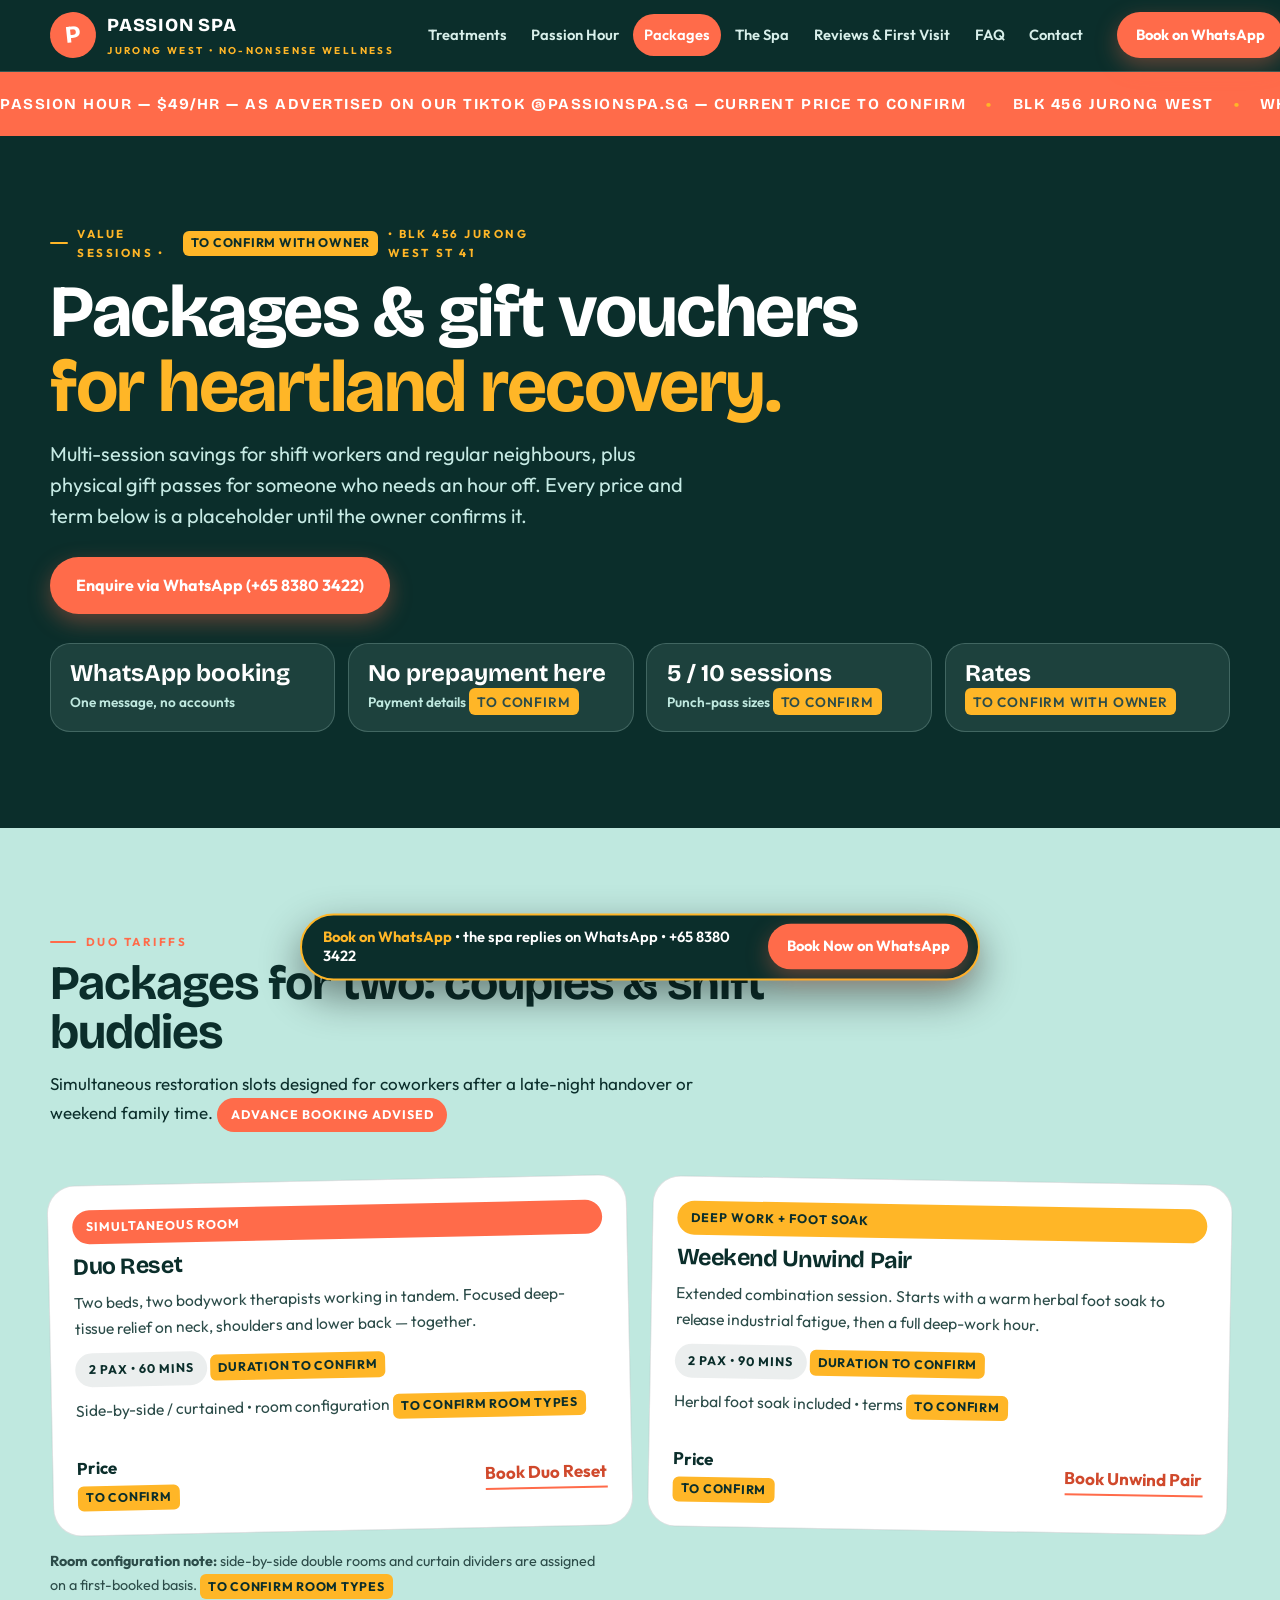
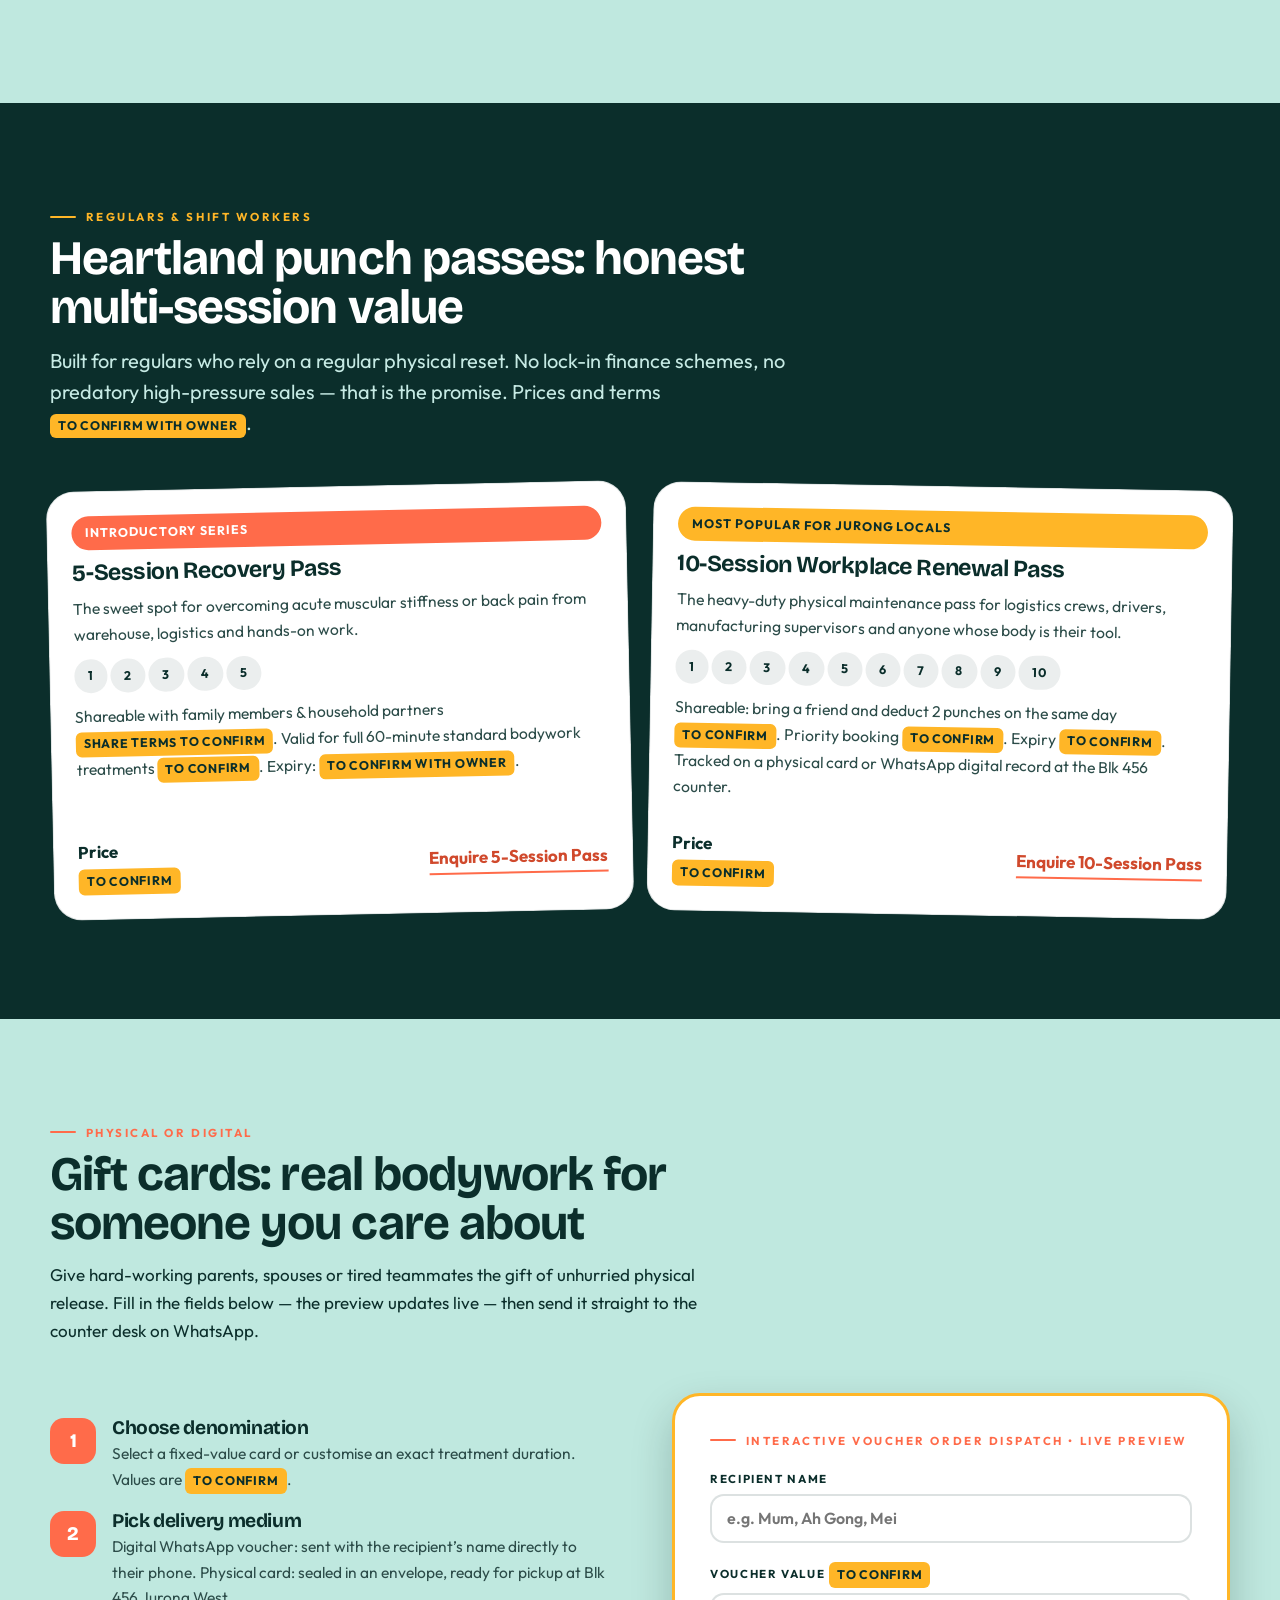
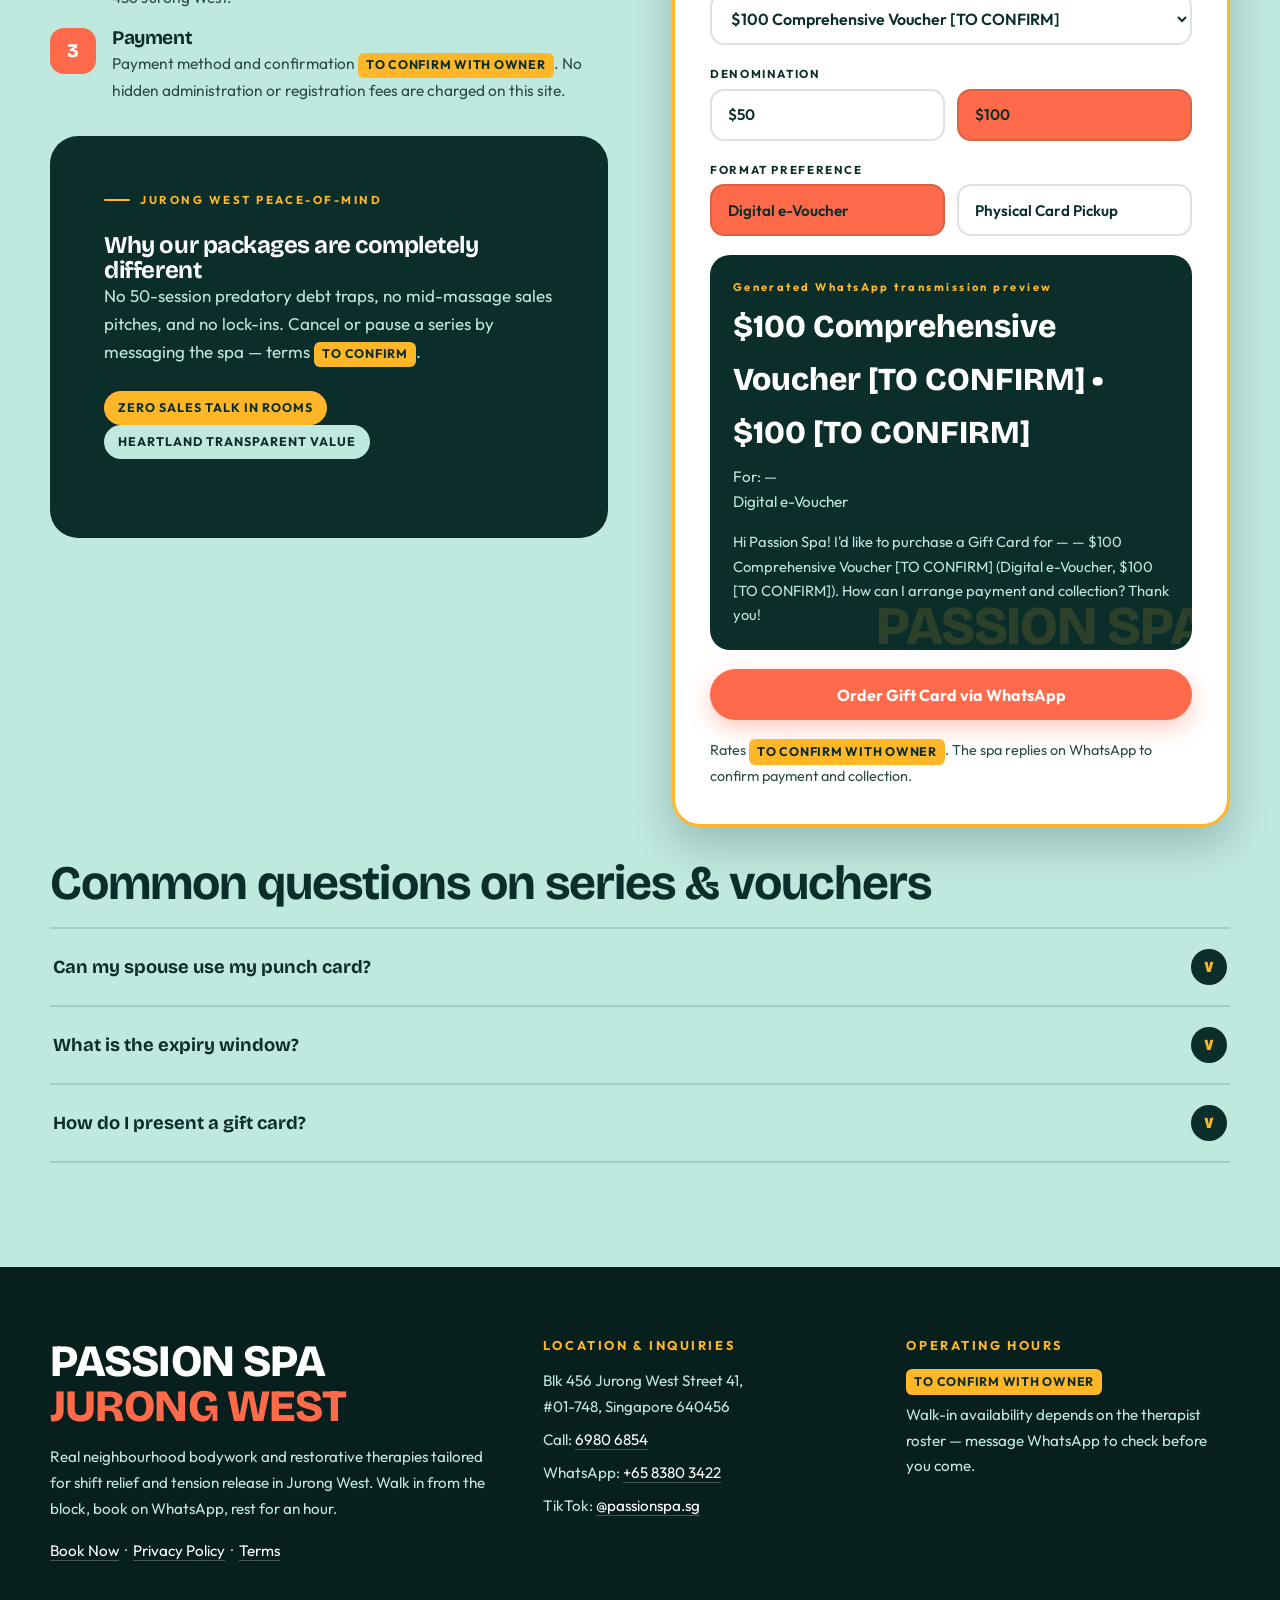
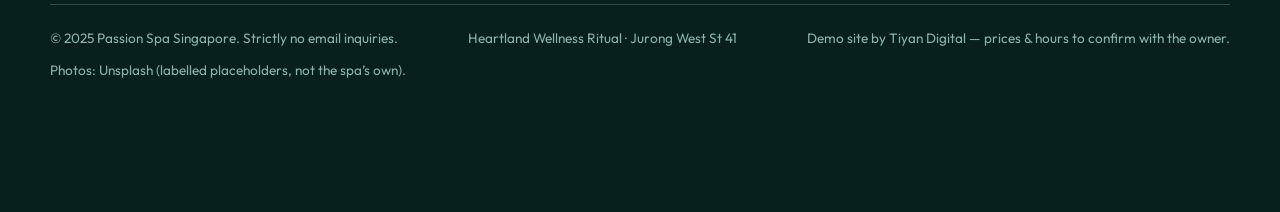
<file: packages.html>
<!DOCTYPE html>
<html lang="en-SG">
<head>
<meta charset="utf-8">
<meta name="viewport" content="width=device-width, initial-scale=1">
<title>Packages & Gift Cards | Passion Spa — Jurong West</title>
<meta name="description" content="Passion Spa packages for two, punch passes and gift cards at Blk 456 Jurong West. All prices and terms to confirm with the owner — enquire on WhatsApp +65 8380 3422.">
<meta property="og:title" content="Packages & Gift Cards | Passion Spa — Jurong West">
<meta property="og:description" content="Passion Spa packages for two, punch passes and gift cards at Blk 456 Jurong West. All prices and terms to confirm with the owner — enquire on WhatsApp +65 8380 3422.">
<meta property="og:type" content="website">
<link rel="stylesheet" href="assets/css/style.css">
<link rel="icon" href="data:image/svg+xml,<svg xmlns=%22http://www.w3.org/2000/svg%22 viewBox=%220 0 100 100%22><circle cx=%2250%22 cy=%2250%22 r=%2248%22 fill=%22%23FF6B4A%22/><text x=%2250%22 y=%2272%22 font-size=%2260%22 font-family=%22sans-serif%22 font-weight=%22bold%22 text-anchor=%22middle%22 fill=%22white%22>P</text></svg>">
</head>
<body>
<a class="skip-link" href="#main">Skip to content</a><header class="site-header"><div class="wrap header-inner"><a class="brand" href="index.html" aria-label="Passion Spa — home"><span class="brand-mark" aria-hidden="true">P</span><span><span class="brand-name">PASSION SPA</span><span class="brand-tag" style="display:block">JURONG WEST &bull; NO-NONSENSE WELLNESS</span></span></a><button class="nav-toggle" aria-label="Open menu" aria-expanded="false">&#9776;</button><nav class="main-nav" aria-label="Main navigation"><a href="treatments.html">Treatments</a><a href="passion-hour.html">Passion Hour</a><a href="packages.html" class="active" aria-current="page">Packages</a><a href="the-spa.html">The Spa</a><a href="reviews-first-visit.html">Reviews & First Visit</a><a href="faq.html">FAQ</a><a href="contact.html">Contact</a></nav><a class="btn btn-coral btn-sm header-cta" href="https://wa.me/6583803422" target="_blank" rel="noopener">Book on WhatsApp</a></div></header><div class="ticker" aria-hidden="true"><div class="ticker-track"><span>PASSION HOUR &mdash; $49/HR &mdash; AS ADVERTISED ON OUR TIKTOK @PASSIONSPA.SG &mdash; CURRENT PRICE TO CONFIRM <span class='sep'>&bull;</span> BLK 456 JURONG WEST <span class='sep'>&bull;</span> WHATSAPP BOOKING +65 8380 3422 <span class='sep'>&bull;</span> PASSION HOUR &mdash; $49/HR &mdash; AS ADVERTISED ON OUR TIKTOK @PASSIONSPA.SG &mdash; CURRENT PRICE TO CONFIRM <span class='sep'>&bull;</span> BLK 456 JURONG WEST <span class='sep'>&bull;</span> WHATSAPP BOOKING +65 8380 3422 <span class='sep'>&bull;</span> PASSION HOUR &mdash; $49/HR &mdash; AS ADVERTISED ON OUR TIKTOK @PASSIONSPA.SG &mdash; CURRENT PRICE TO CONFIRM <span class='sep'>&bull;</span> BLK 456 JURONG WEST <span class='sep'>&bull;</span> WHATSAPP BOOKING +65 8380 3422 <span class='sep'>&bull;</span> PASSION HOUR &mdash; $49/HR &mdash; AS ADVERTISED ON OUR TIKTOK @PASSIONSPA.SG &mdash; CURRENT PRICE TO CONFIRM <span class='sep'>&bull;</span> BLK 456 JURONG WEST <span class='sep'>&bull;</span> WHATSAPP BOOKING +65 8380 3422 <span class='sep'>&bull;</span> </span><span>PASSION HOUR &mdash; $49/HR &mdash; AS ADVERTISED ON OUR TIKTOK @PASSIONSPA.SG &mdash; CURRENT PRICE TO CONFIRM <span class='sep'>&bull;</span> BLK 456 JURONG WEST <span class='sep'>&bull;</span> WHATSAPP BOOKING +65 8380 3422 <span class='sep'>&bull;</span> PASSION HOUR &mdash; $49/HR &mdash; AS ADVERTISED ON OUR TIKTOK @PASSIONSPA.SG &mdash; CURRENT PRICE TO CONFIRM <span class='sep'>&bull;</span> BLK 456 JURONG WEST <span class='sep'>&bull;</span> WHATSAPP BOOKING +65 8380 3422 <span class='sep'>&bull;</span> PASSION HOUR &mdash; $49/HR &mdash; AS ADVERTISED ON OUR TIKTOK @PASSIONSPA.SG &mdash; CURRENT PRICE TO CONFIRM <span class='sep'>&bull;</span> BLK 456 JURONG WEST <span class='sep'>&bull;</span> WHATSAPP BOOKING +65 8380 3422 <span class='sep'>&bull;</span> PASSION HOUR &mdash; $49/HR &mdash; AS ADVERTISED ON OUR TIKTOK @PASSIONSPA.SG &mdash; CURRENT PRICE TO CONFIRM <span class='sep'>&bull;</span> BLK 456 JURONG WEST <span class='sep'>&bull;</span> WHATSAPP BOOKING +65 8380 3422 <span class='sep'>&bull;</span> </span></div></div><main id="main">

<section class="hero sec-dark"><div class="wrap">
  <p class="eyebrow on-dark">Value sessions &bull; <span class="to-confirm">To confirm with owner</span> &bull; Blk 456 Jurong West St 41</p>
  <h1 style="color:#fff;margin:.8rem 0">Packages &amp; gift vouchers<br><span style="color:var(--gold)">for heartland recovery.</span></h1>
  <p class="lede" style="max-width:640px">Multi-session savings for shift workers and regular neighbours, plus physical gift passes for someone who needs an hour off. Every price and term below is a placeholder until the owner confirms it.</p>
  <div class="hero-cta-row mt">
    <a class="btn btn-coral" href="https://wa.me/6583803422?text=Hi%20Passion%20Spa%21%20I%27d%20like%20to%20enquire%20about%20your%20packages%20and%20gift%20cards%20at%20Blk%20456%20Jurong%20West.%20Please%20let%20me%20know%20the%20options%20and%20prices.%20Thank%20you%21" target="_blank" rel="noopener">Enquire via WhatsApp (+65 8380 3422)</a>
  </div>
  <div class="stat-row">
    <div class="stat" style="background:rgba(191,232,223,.1);border-color:var(--line-light)"><b style="color:#fff">WhatsApp booking</b><span style="color:#BFE8DF">One message, no accounts</span></div>
    <div class="stat" style="background:rgba(191,232,223,.1);border-color:var(--line-light)"><b style="color:#fff">No prepayment here</b><span style="color:#BFE8DF">Payment details <span class="to-confirm">To confirm</span></span></div>
    <div class="stat" style="background:rgba(191,232,223,.1);border-color:var(--line-light)"><b style="color:#fff">5 / 10 sessions</b><span style="color:#BFE8DF">Punch-pass sizes <span class="to-confirm">To confirm</span></span></div>
    <div class="stat" style="background:rgba(191,232,223,.1);border-color:var(--line-light)"><b style="color:#fff">Rates</b><span style="color:#BFE8DF"><span class="to-confirm">To confirm with owner</span></span></div>
  </div>
</div></section>

<section class="sec-mist"><div class="wrap">
  <div class="sec-head">
    <p class="eyebrow">Duo tariffs</p>
    <h2>Packages for two: couples &amp; shift buddies</h2>
    <p>Simultaneous restoration slots designed for coworkers after a late-night handover or weekend family time. <span class="chip coral">Advance booking advised</span></p>
  </div>
  <div class="card-grid two">
    <article class="card tilt-l"><div class="card-body">
      <span class="chip coral">Simultaneous room</span><h3>Duo Reset</h3>
      <p>Two beds, two bodywork therapists working in tandem. Focused deep-tissue relief on neck, shoulders and lower back &mdash; together.</p>
      <p><span class="chip">2 pax &bull; 60 mins</span> <span class="to-confirm">Duration to confirm</span></p>
      <p class="qualifier">Side-by-side / curtained &bull; room configuration <span class="to-confirm">To confirm room types</span></p>
      <div class="spacer"></div>
      <div class="card-foot"><span><strong>Price</strong><br><span class="to-confirm">To confirm</span></span>
      <a class="text-link" href="https://wa.me/6583803422?text=Hi%20Passion%20Spa%21%20I%27d%20like%20to%20book%20the%20Duo%20Reset%20package%20for%20two%20at%20Blk%20456%20Jurong%20West.%20Please%20let%20me%20know%20the%20price%20and%20available%20times.%20Thank%20you%21" target="_blank" rel="noopener">Book Duo Reset</a></div>
    </div></article>
    <article class="card tilt-r"><div class="card-body">
      <span class="chip gold">Deep work + foot soak</span><h3>Weekend Unwind Pair</h3>
      <p>Extended combination session. Starts with a warm herbal foot soak to release industrial fatigue, then a full deep-work hour.</p>
      <p><span class="chip">2 pax &bull; 90 mins</span> <span class="to-confirm">Duration to confirm</span></p>
      <p class="qualifier">Herbal foot soak included &bull; terms <span class="to-confirm">To confirm</span></p>
      <div class="spacer"></div>
      <div class="card-foot"><span><strong>Price</strong><br><span class="to-confirm">To confirm</span></span>
      <a class="text-link" href="https://wa.me/6583803422?text=Hi%20Passion%20Spa%21%20I%27d%20like%20to%20book%20the%20Weekend%20Unwind%20Pair%20for%20two%20at%20Blk%20456%20Jurong%20West.%20Please%20let%20me%20know%20the%20price%20and%20available%20times.%20Thank%20you%21" target="_blank" rel="noopener">Book Unwind Pair</a></div>
    </div></article>
  </div>
  <p class="qualifier mt"><b>Room configuration note:</b> side-by-side double rooms and curtain dividers are assigned on a first-booked basis. <span class="to-confirm">To confirm room types</span></p>
</div></section>

<section class="sec-dark"><div class="wrap">
  <div class="sec-head">
    <p class="eyebrow on-dark">Regulars &amp; shift workers</p>
    <h2 style="color:#fff">Heartland punch passes: honest multi-session value</h2>
    <p class="lede">Built for regulars who rely on a regular physical reset. No lock-in finance schemes, no predatory high-pressure sales &mdash; that is the promise. Prices and terms <span class="to-confirm">To confirm with owner</span>.</p>
  </div>
  <div class="card-grid two">
    <article class="card tilt-l" style="color:var(--ink)"><div class="card-body">
      <span class="chip coral">Introductory series</span><h3>5-Session Recovery Pass</h3>
      <p style="color:var(--ink-soft)">The sweet spot for overcoming acute muscular stiffness or back pain from warehouse, logistics and hands-on work.</p>
      <p><span class="chip">1</span> <span class="chip">2</span> <span class="chip">3</span> <span class="chip">4</span> <span class="chip">5</span></p>
      <p style="color:var(--ink-soft)">Shareable with family members &amp; household partners <span class="to-confirm">Share terms to confirm</span>. Valid for full 60-minute standard bodywork treatments <span class="to-confirm">To confirm</span>. Expiry: <span class="to-confirm">To confirm with owner</span>.</p>
      <div class="spacer"></div>
      <div class="card-foot"><span><strong>Price</strong><br><span class="to-confirm">To confirm</span></span>
      <a class="text-link" href="https://wa.me/6583803422?text=Hi%20Passion%20Spa%21%20I%27d%20like%20to%20enquire%20about%20the%205-Session%20Recovery%20Pass%20at%20Blk%20456%20Jurong%20West.%20Please%20let%20me%20know%20the%20price%20and%20terms.%20Thank%20you%21" target="_blank" rel="noopener">Enquire 5-Session Pass</a></div>
    </div></article>
    <article class="card tilt-r" style="color:var(--ink)"><div class="card-body">
      <span class="chip gold">Most popular for Jurong locals</span><h3>10-Session Workplace Renewal Pass</h3>
      <p style="color:var(--ink-soft)">The heavy-duty physical maintenance pass for logistics crews, drivers, manufacturing supervisors and anyone whose body is their tool.</p>
      <p><span class="chip">1</span> <span class="chip">2</span> <span class="chip">3</span> <span class="chip">4</span> <span class="chip">5</span> <span class="chip">6</span> <span class="chip">7</span> <span class="chip">8</span> <span class="chip">9</span> <span class="chip">10</span></p>
      <p style="color:var(--ink-soft)">Shareable: bring a friend and deduct 2 punches on the same day <span class="to-confirm">To confirm</span>. Priority booking <span class="to-confirm">To confirm</span>. Expiry <span class="to-confirm">To confirm</span>. Tracked on a physical card or WhatsApp digital record at the Blk 456 counter.</p>
      <div class="spacer"></div>
      <div class="card-foot"><span><strong>Price</strong><br><span class="to-confirm">To confirm</span></span>
      <a class="text-link" href="https://wa.me/6583803422?text=Hi%20Passion%20Spa%21%20I%27d%20like%20to%20enquire%20about%20the%2010-Session%20Workplace%20Renewal%20Pass%20at%20Blk%20456%20Jurong%20West.%20Please%20let%20me%20know%20the%20price%20and%20terms.%20Thank%20you%21" target="_blank" rel="noopener">Enquire 10-Session Pass</a></div>
    </div></article>
  </div>
</div></section>

<section class="sec-mist"><div class="wrap">
  <div class="sec-head">
    <p class="eyebrow">Physical or digital</p>
    <h2>Gift cards: real bodywork for someone you care about</h2>
    <p>Give hard-working parents, spouses or tired teammates the gift of unhurried physical release. Fill in the fields below &mdash; the preview updates live &mdash; then send it straight to the counter desk on WhatsApp.</p>
  </div>
  <div class="split" style="align-items:start">
    <div>
      <div class="benefit-list">
        <div class="benefit"><span class="ic">1</span><div><h3>Choose denomination</h3><p>Select a fixed-value card or customise an exact treatment duration. Values are <span class="to-confirm">To confirm</span>.</p></div></div>
        <div class="benefit"><span class="ic">2</span><div><h3>Pick delivery medium</h3><p>Digital WhatsApp voucher: sent with the recipient&rsquo;s name directly to their phone. Physical card: sealed in an envelope, ready for pickup at Blk 456 Jurong West.</p></div></div>
        <div class="benefit"><span class="ic">3</span><div><h3>Payment</h3><p>Payment method and confirmation <span class="to-confirm">To confirm with owner</span>. No hidden administration or registration fees are charged on this site.</p></div></div>
      </div>
      <div class="cta-band sec-dark mt-lg" style="text-align:left">
        <p class="eyebrow on-dark">Jurong West peace-of-mind</p>
        <h3 style="color:#fff;font-size:1.5rem">Why our packages are completely different</h3>
        <p style="color:#BFE8DF">No 50-session predatory debt traps, no mid-massage sales pitches, and no lock-ins. Cancel or pause a series by messaging the spa &mdash; terms <span class="to-confirm">To confirm</span>.</p>
        <p style="margin-top:.8rem"><span class="chip gold">Zero sales talk in rooms</span> <span class="chip mist">Heartland transparent value</span></p>
      </div>
    </div>
    <div class="composer" aria-label="Interactive voucher order dispatch">
      <p class="eyebrow">Interactive voucher order dispatch &bull; Live preview</p>
      <div class="field mt"><label for="gift-recipient">Recipient name</label>
        <input type="text" id="gift-recipient" name="gift-recipient" placeholder="e.g. Mum, Ah Gong, Mei" autocomplete="off"></div>
      <div class="field mt"><label for="gift-voucher">Voucher value <span class="to-confirm">To confirm</span></label>
        <select id="gift-voucher">
          <option>$50 Credit Voucher [TO CONFIRM]</option>
          <option selected>$100 Comprehensive Voucher [TO CONFIRM]</option>
          <option>1x Passion Hour (60-min) [TO CONFIRM]</option>
          <option>1x Full Reset (90-min) [TO CONFIRM]</option>
        </select></div>
      <div class="field mt"><label>Denomination</label>
        <div class="opt-grid" data-opt-group="denomination">
          <button type="button" class="opt" data-value="$50 [TO CONFIRM]" aria-pressed="false" style="color:var(--ink);border-color:var(--line)">$50</button>
          <button type="button" class="opt selected" data-value="$100 [TO CONFIRM]" aria-pressed="true" style="color:var(--ink);border-color:var(--line)">$100</button>
        </div></div>
      <div class="field mt"><label>Format preference</label>
        <div class="opt-grid" data-opt-group="format">
          <button type="button" class="opt selected" data-value="Digital e-Voucher" aria-pressed="true" style="color:var(--ink);border-color:var(--line)">Digital e-Voucher</button>
          <button type="button" class="opt" data-value="Physical Card Pickup" aria-pressed="false" style="color:var(--ink);border-color:var(--line)">Physical Card Pickup</button>
        </div></div>
      <div class="voucher-preview">
        <p class="vp-label">Generated WhatsApp transmission preview</p>
        <p class="vp-value" id="voucher-value">$100 Comprehensive Voucher [TO CONFIRM]</p>
        <p class="vp-to" id="voucher-to">For: &mdash;</p>
        <p class="vp-to" id="voucher-format">Digital e-Voucher</p>
        <p style="margin-top:1rem;font-size:.92rem;color:#BFE8DF" id="gift-preview">Hi Passion Spa! I&rsquo;d like to purchase a Gift Card&hellip;</p>
      </div>
      <button class="btn btn-coral mt" id="gift-order" type="button" style="width:100%">Order Gift Card via WhatsApp</button>
      <p class="qualifier mt">Rates <span class="to-confirm">To confirm with owner</span>. The spa replies on WhatsApp to confirm payment and collection.</p>
    </div>
  </div>

  <h2 class="mt-lg">Common questions on series &amp; vouchers</h2>
  <div class="acc mt">
    <div class="acc-item" data-cat="policies"><button type="button" class="acc-btn" aria-expanded="false">Can my spouse use my punch card?<span class="chev" aria-hidden="true">&or;</span></button>
      <div class="acc-panel"><p>Multi-session passes are designed to be shared across household members. Exact share terms are <span class="to-confirm">To confirm with owner</span> &mdash; ask on WhatsApp before sharing.</p></div></div>
    <div class="acc-item" data-cat="policies"><button type="button" class="acc-btn" aria-expanded="false">What is the expiry window?<span class="chev" aria-hidden="true">&or;</span></button>
      <div class="acc-panel"><p>Expiry windows are <span class="to-confirm">To confirm with owner</span>. No expiry period is stated on this site &mdash; please confirm the redemption period with the spa before buying a pass.</p></div></div>
    <div class="acc-item" data-cat="policies"><button type="button" class="acc-btn" aria-expanded="false">How do I present a gift card?<span class="chev" aria-hidden="true">&or;</span></button>
      <div class="acc-panel"><p>Present the digital WhatsApp booking screenshot or hand over the physical card at the front counter at Blk 456 Jurong West St 41, #01-748.</p></div></div>
  </div>
</div></section>

</main>
<footer class="site-footer"><div class="wrap"><div class="footer-grid"><div><div class="footer-brand">PASSION SPA<br><span>JURONG WEST</span></div><p style="margin-top:1rem">Real neighbourhood bodywork and restorative therapies tailored for shift relief and tension release in Jurong West. Walk in from the block, book on WhatsApp, rest for an hour.</p><p style="margin-top:1rem"><a href="book.html">Book Now</a> &nbsp;&middot;&nbsp; <a href="privacy.html">Privacy Policy</a> &nbsp;&middot;&nbsp; <a href="terms.html">Terms</a></p></div><div><h4>Location &amp; Inquiries</h4><ul><li>Blk 456 Jurong West Street 41,<br>#01-748, Singapore 640456</li><li>Call: <a href="tel:+6569806854">6980 6854</a></li><li>WhatsApp: <a href="https://wa.me/6583803422" target="_blank" rel="noopener">+65 8380 3422</a></li><li>TikTok: <a href="https://www.tiktok.com/@passionspa.sg" target="_blank" rel="noopener">@passionspa.sg</a></li></ul></div><div><h4>Operating Hours</h4><ul><li><span class='to-confirm'>To confirm with owner</span></li><li>Walk-in availability depends on the therapist roster &mdash; message WhatsApp to check before you come.</li></ul></div></div><div class="footer-base"><span>&copy; 2025 Passion Spa Singapore. Strictly no email inquiries.</span><span>Heartland Wellness Ritual &middot; Jurong West St 41</span><span>Demo site by Tiyan Digital &mdash; prices &amp; hours to confirm with the owner.</span><span>Photos: Unsplash (labelled placeholders, not the spa&rsquo;s own).</span></div></div></footer><div class="sticky-bar" role="complementary" aria-label="Quick booking bar"><span class="txt"><b>Book on WhatsApp</b> &bull; the spa replies on WhatsApp &bull; +65 8380 3422</span><a class="btn btn-coral btn-sm" href="https://wa.me/6583803422" target="_blank" rel="noopener">Book Now on WhatsApp</a></div>
<script src="assets/js/main.js" defer></script>
</body>
</html>
</file>
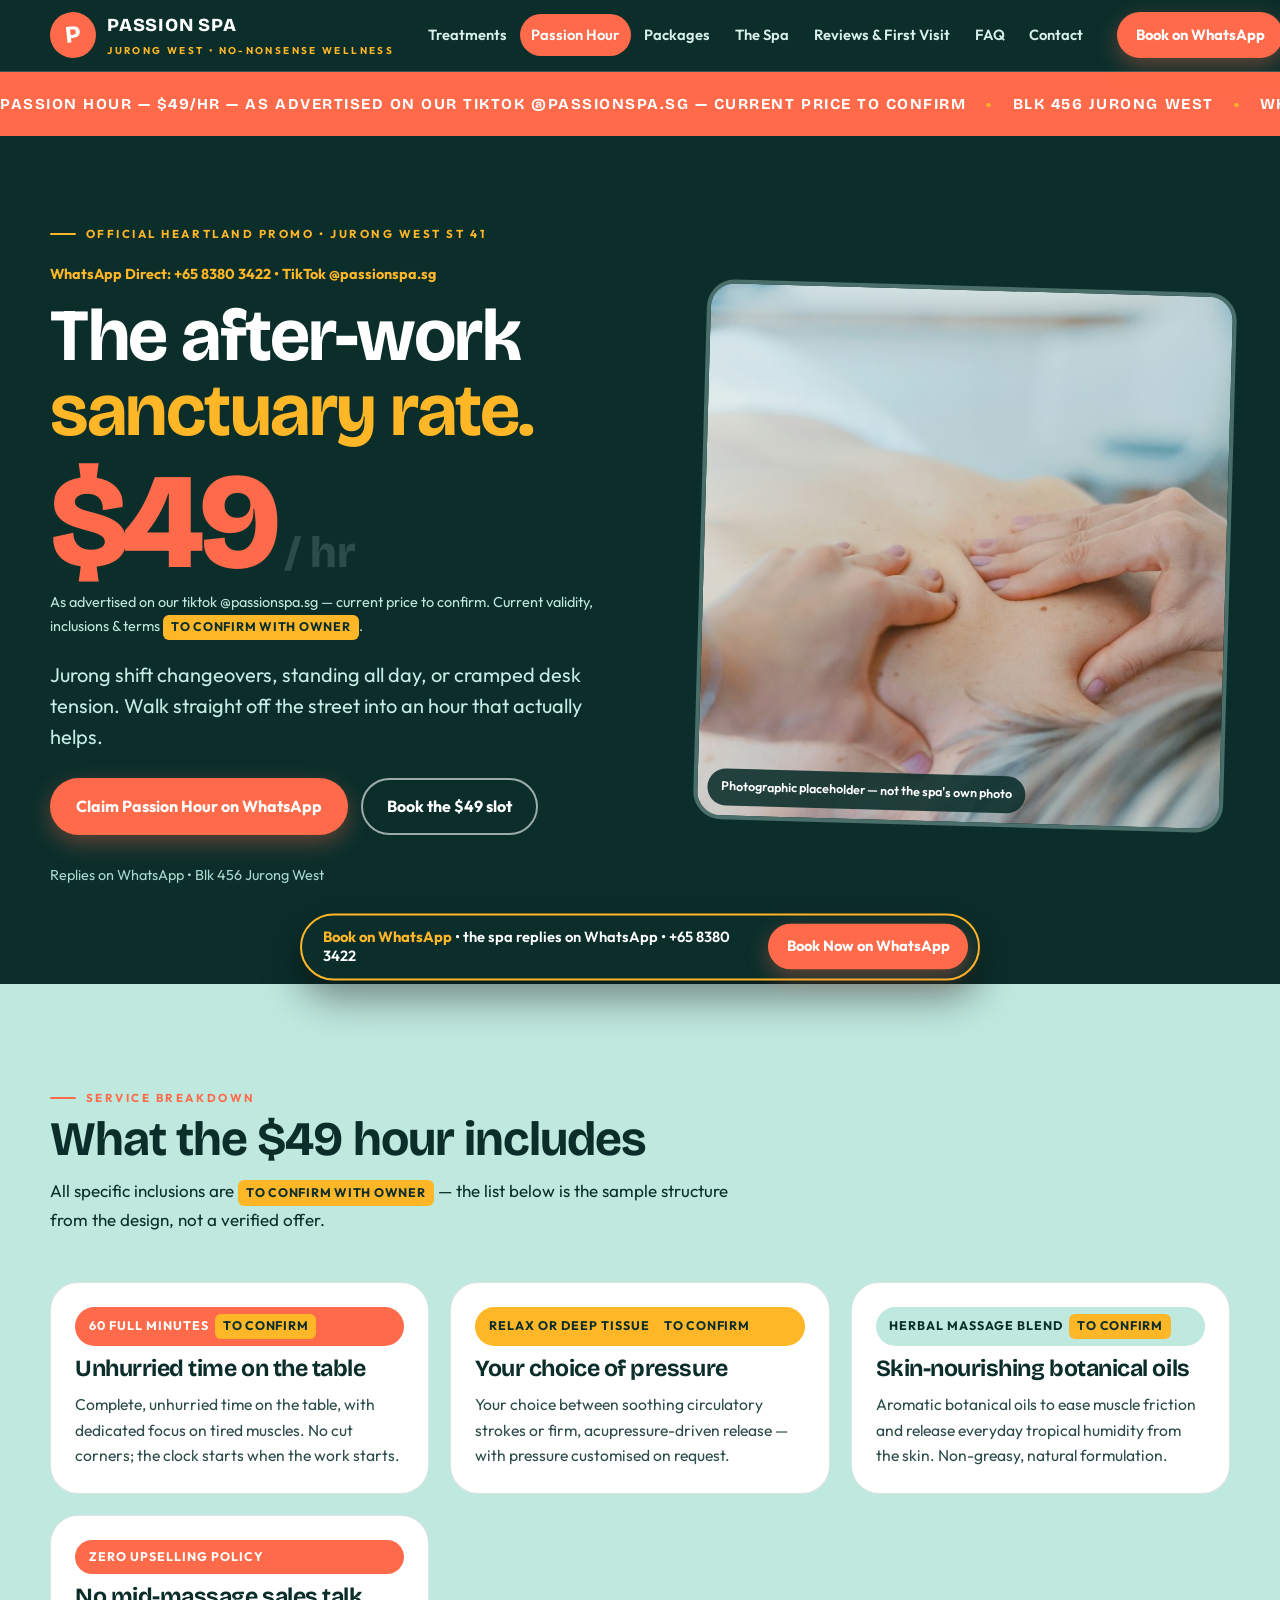
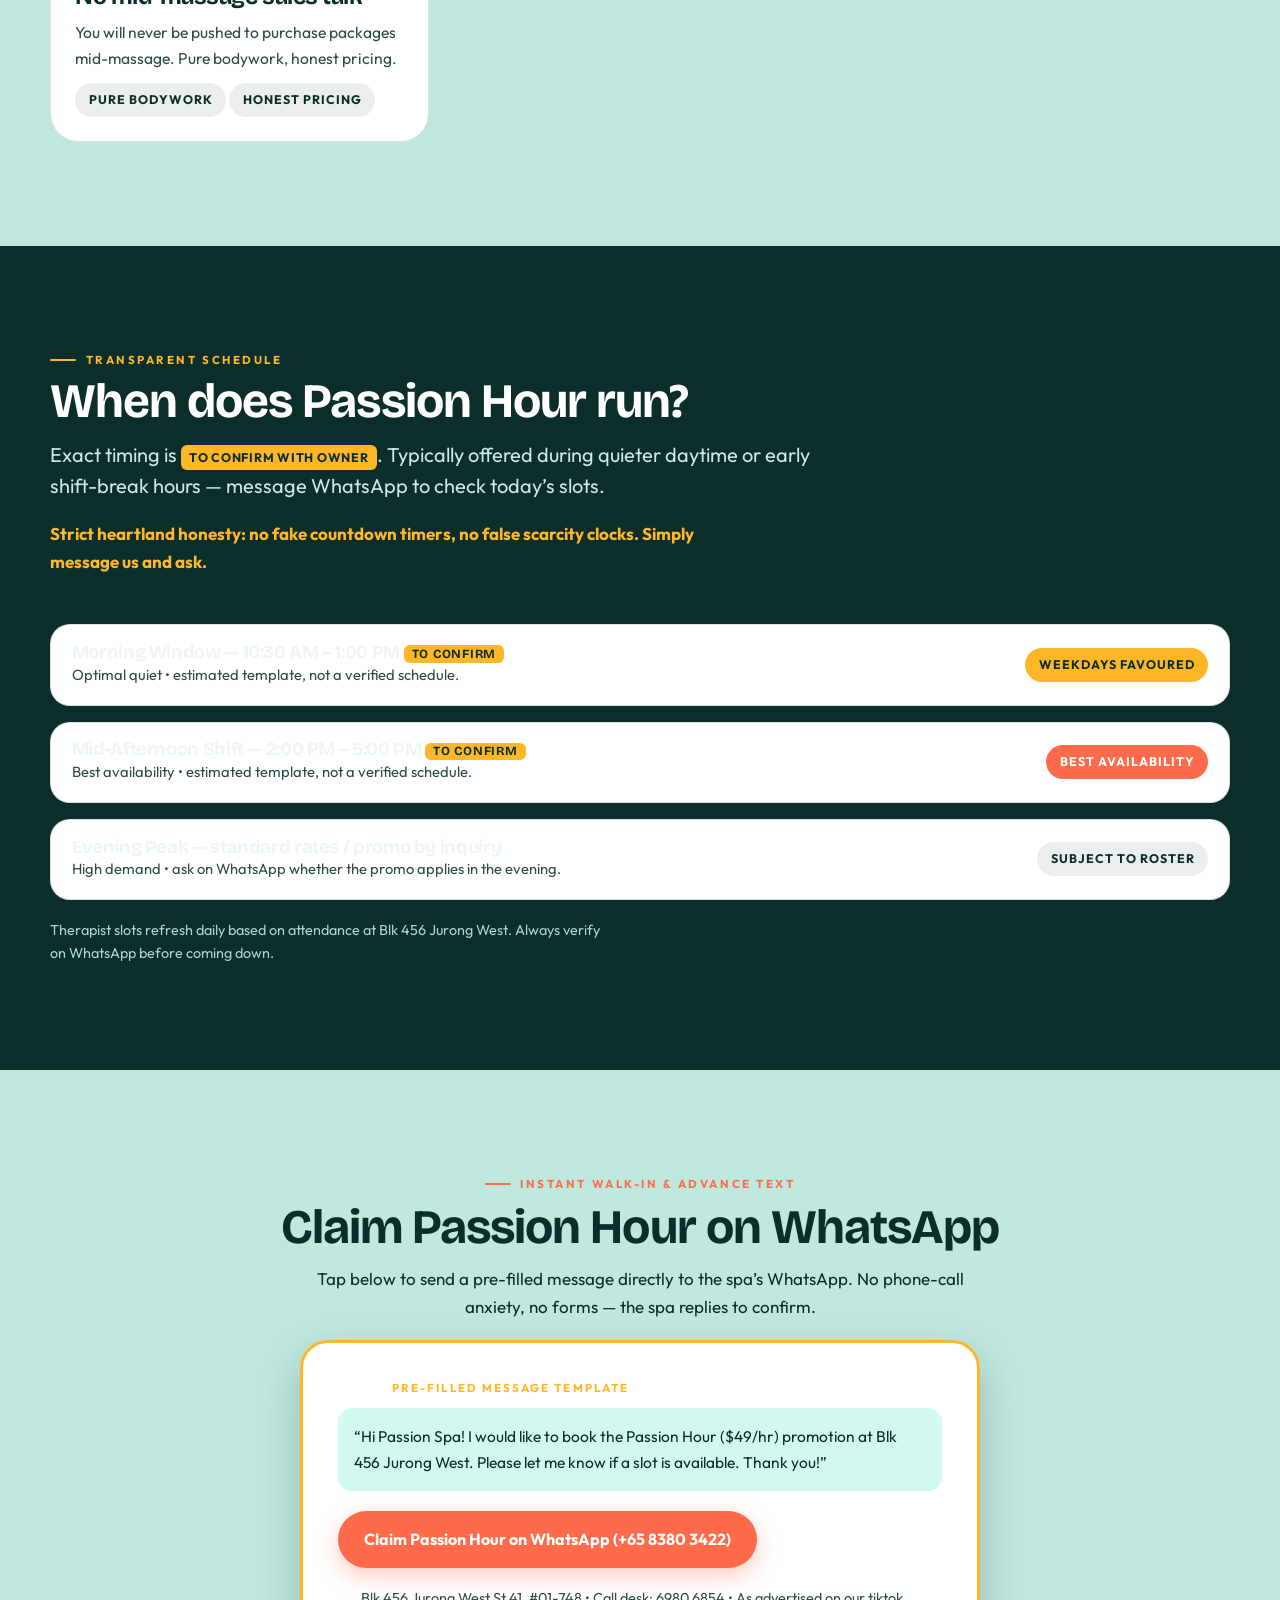
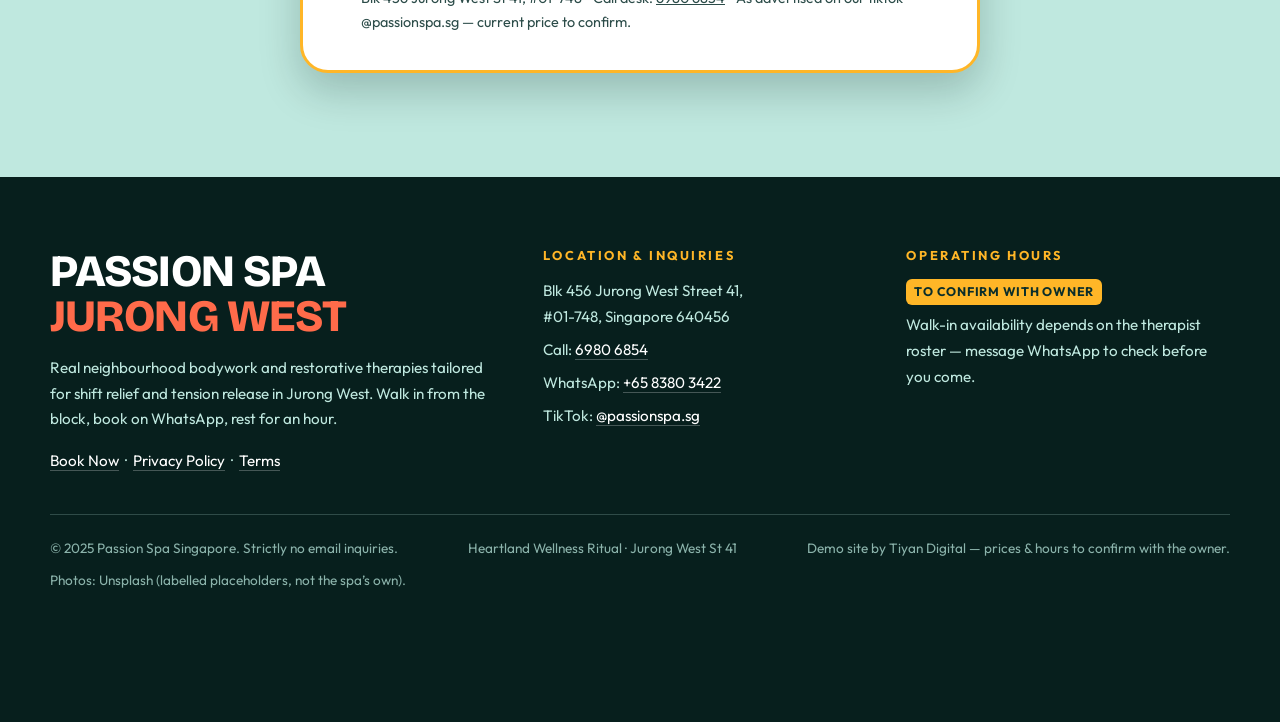
<file: passion-hour.html>
<!DOCTYPE html>
<html lang="en-SG">
<head>
<meta charset="utf-8">
<meta name="viewport" content="width=device-width, initial-scale=1">
<title>Passion Hour — $49/hr (TikTok-advertised rate, to confirm) | Passion Spa — Jurong West</title>
<meta name="description" content="Passion Hour $49/hr at Passion Spa, Jurong West — as advertised on TikTok @passionspa.sg, current price to confirm. Claim it on WhatsApp +65 8380 3422.">
<meta property="og:title" content="Passion Hour — $49/hr (TikTok-advertised rate, to confirm) | Passion Spa — Jurong West">
<meta property="og:description" content="Passion Hour $49/hr at Passion Spa, Jurong West — as advertised on TikTok @passionspa.sg, current price to confirm. Claim it on WhatsApp +65 8380 3422.">
<meta property="og:type" content="website">
<link rel="stylesheet" href="assets/css/style.css">
<link rel="icon" href="data:image/svg+xml,<svg xmlns=%22http://www.w3.org/2000/svg%22 viewBox=%220 0 100 100%22><circle cx=%2250%22 cy=%2250%22 r=%2248%22 fill=%22%23FF6B4A%22/><text x=%2250%22 y=%2272%22 font-size=%2260%22 font-family=%22sans-serif%22 font-weight=%22bold%22 text-anchor=%22middle%22 fill=%22white%22>P</text></svg>">
</head>
<body>
<a class="skip-link" href="#main">Skip to content</a><header class="site-header"><div class="wrap header-inner"><a class="brand" href="index.html" aria-label="Passion Spa — home"><span class="brand-mark" aria-hidden="true">P</span><span><span class="brand-name">PASSION SPA</span><span class="brand-tag" style="display:block">JURONG WEST &bull; NO-NONSENSE WELLNESS</span></span></a><button class="nav-toggle" aria-label="Open menu" aria-expanded="false">&#9776;</button><nav class="main-nav" aria-label="Main navigation"><a href="treatments.html">Treatments</a><a href="passion-hour.html" class="active" aria-current="page">Passion Hour</a><a href="packages.html">Packages</a><a href="the-spa.html">The Spa</a><a href="reviews-first-visit.html">Reviews & First Visit</a><a href="faq.html">FAQ</a><a href="contact.html">Contact</a></nav><a class="btn btn-coral btn-sm header-cta" href="https://wa.me/6583803422" target="_blank" rel="noopener">Book on WhatsApp</a></div></header><div class="ticker" aria-hidden="true"><div class="ticker-track"><span>PASSION HOUR &mdash; $49/HR &mdash; AS ADVERTISED ON OUR TIKTOK @PASSIONSPA.SG &mdash; CURRENT PRICE TO CONFIRM <span class='sep'>&bull;</span> BLK 456 JURONG WEST <span class='sep'>&bull;</span> WHATSAPP BOOKING +65 8380 3422 <span class='sep'>&bull;</span> PASSION HOUR &mdash; $49/HR &mdash; AS ADVERTISED ON OUR TIKTOK @PASSIONSPA.SG &mdash; CURRENT PRICE TO CONFIRM <span class='sep'>&bull;</span> BLK 456 JURONG WEST <span class='sep'>&bull;</span> WHATSAPP BOOKING +65 8380 3422 <span class='sep'>&bull;</span> PASSION HOUR &mdash; $49/HR &mdash; AS ADVERTISED ON OUR TIKTOK @PASSIONSPA.SG &mdash; CURRENT PRICE TO CONFIRM <span class='sep'>&bull;</span> BLK 456 JURONG WEST <span class='sep'>&bull;</span> WHATSAPP BOOKING +65 8380 3422 <span class='sep'>&bull;</span> PASSION HOUR &mdash; $49/HR &mdash; AS ADVERTISED ON OUR TIKTOK @PASSIONSPA.SG &mdash; CURRENT PRICE TO CONFIRM <span class='sep'>&bull;</span> BLK 456 JURONG WEST <span class='sep'>&bull;</span> WHATSAPP BOOKING +65 8380 3422 <span class='sep'>&bull;</span> </span><span>PASSION HOUR &mdash; $49/HR &mdash; AS ADVERTISED ON OUR TIKTOK @PASSIONSPA.SG &mdash; CURRENT PRICE TO CONFIRM <span class='sep'>&bull;</span> BLK 456 JURONG WEST <span class='sep'>&bull;</span> WHATSAPP BOOKING +65 8380 3422 <span class='sep'>&bull;</span> PASSION HOUR &mdash; $49/HR &mdash; AS ADVERTISED ON OUR TIKTOK @PASSIONSPA.SG &mdash; CURRENT PRICE TO CONFIRM <span class='sep'>&bull;</span> BLK 456 JURONG WEST <span class='sep'>&bull;</span> WHATSAPP BOOKING +65 8380 3422 <span class='sep'>&bull;</span> PASSION HOUR &mdash; $49/HR &mdash; AS ADVERTISED ON OUR TIKTOK @PASSIONSPA.SG &mdash; CURRENT PRICE TO CONFIRM <span class='sep'>&bull;</span> BLK 456 JURONG WEST <span class='sep'>&bull;</span> WHATSAPP BOOKING +65 8380 3422 <span class='sep'>&bull;</span> PASSION HOUR &mdash; $49/HR &mdash; AS ADVERTISED ON OUR TIKTOK @PASSIONSPA.SG &mdash; CURRENT PRICE TO CONFIRM <span class='sep'>&bull;</span> BLK 456 JURONG WEST <span class='sep'>&bull;</span> WHATSAPP BOOKING +65 8380 3422 <span class='sep'>&bull;</span> </span></div></div><main id="main">

<section class="hero sec-dark"><div class="wrap hero-grid">
  <div>
    <p class="eyebrow on-dark">Official heartland promo &bull; Jurong West St 41</p>
    <p class="qualifier mt" style="color:var(--gold);font-weight:700">WhatsApp Direct: +65 8380 3422 &bull; TikTok @passionspa.sg</p>
    <h1 style="color:#fff;margin:.8rem 0">The after-work<br><span style="color:var(--gold)">sanctuary rate.</span></h1>
    <p><span class="big-price">$<span data-countup="49">49</span><small> / hr</small></span></p>
    <p class="count-note" style="color:#BFE8DF">As advertised on our tiktok @passionspa.sg — current price to confirm. Current validity, inclusions &amp; terms <span class="to-confirm">To confirm with owner</span>.</p>
    <p class="lede mt">Jurong shift changeovers, standing all day, or cramped desk tension. Walk straight off the street into an hour that actually helps.</p>
    <div class="hero-cta-row">
      <a class="btn btn-coral" href="https://wa.me/6583803422?text=Hi%20Passion%20Spa%21%20I%20would%20like%20to%20book%20the%20Passion%20Hour%20%28%2449/hr%29%20promotion%20at%20Blk%20456%20Jurong%20West.%20Please%20let%20me%20know%20if%20a%20slot%20is%20available.%20Thank%20you%21" target="_blank" rel="noopener">Claim Passion Hour on WhatsApp</a>
      <a class="btn btn-outline-light" href="book.html?ritual=passion">Book the $49 slot</a>
    </div>
    <p class="qualifier">Replies on WhatsApp &bull; Blk 456 Jurong West</p>
  </div>
  <div class="hero-photo">
    <img src="assets/img/spa-04.jpg" alt="Back massage treatment — photographic placeholder, not the spa's own photo" loading="eager">
    <span class="steam" aria-hidden="true"><i></i><i></i><i></i></span>
    <span class="photo-tag">Photographic placeholder — not the spa's own photo</span>
  </div>
</div></section>

<section class="sec-mist"><div class="wrap">
  <div class="sec-head">
    <p class="eyebrow">Service breakdown</p>
    <h2>What the $49 hour includes</h2>
    <p>All specific inclusions are <span class="to-confirm">To confirm with owner</span> &mdash; the list below is the sample structure from the design, not a verified offer.</p>
  </div>
  <div class="card-grid">
    <article class="card"><div class="card-body"><span class="chip coral">60 full minutes <span class="to-confirm">To confirm</span></span><h3>Unhurried time on the table</h3>
      <p>Complete, unhurried time on the table, with dedicated focus on tired muscles. No cut corners; the clock starts when the work starts.</p></div></article>
    <article class="card"><div class="card-body"><span class="chip gold">Relax or Deep Tissue <span class="to-confirm">To confirm</span></span><h3>Your choice of pressure</h3>
      <p>Your choice between soothing circulatory strokes or firm, acupressure-driven release &mdash; with pressure customised on request.</p></div></article>
    <article class="card"><div class="card-body"><span class="chip mist">Herbal massage blend <span class="to-confirm">To confirm</span></span><h3>Skin-nourishing botanical oils</h3>
      <p>Aromatic botanical oils to ease muscle friction and release everyday tropical humidity from the skin. Non-greasy, natural formulation.</p></div></article>
    <article class="card"><div class="card-body"><span class="chip coral">Zero upselling policy</span><h3>No mid-massage sales talk</h3>
      <p>You will never be pushed to purchase packages mid-massage. Pure bodywork, honest pricing.</p>
      <p><span class="chip">Pure Bodywork</span> <span class="chip">Honest Pricing</span></p></div></article>
  </div>
</div></section>

<section class="sec-dark"><div class="wrap">
  <div class="sec-head">
    <p class="eyebrow on-dark">Transparent schedule</p>
    <h2 style="color:#fff">When does Passion Hour run?</h2>
    <p class="lede">Exact timing is <span class="to-confirm">To confirm with owner</span>. Typically offered during quieter daytime or early shift-break hours &mdash; message WhatsApp to check today&rsquo;s slots.</p>
    <p class="mt" style="color:var(--gold);font-weight:700">Strict heartland honesty: no fake countdown timers, no false scarcity clocks. Simply message us and ask.</p>
  </div>
  <div class="timeline">
    <div class="slot-row"><div><h3>Morning Window &mdash; 10:30 AM &ndash; 1:00 PM <span class="to-confirm">To confirm</span></h3><p>Optimal quiet &bull; estimated template, not a verified schedule.</p></div><span class="chip gold">Weekdays favoured</span></div>
    <div class="slot-row"><div><h3>Mid-Afternoon Shift &mdash; 2:00 PM &ndash; 5:00 PM <span class="to-confirm">To confirm</span></h3><p>Best availability &bull; estimated template, not a verified schedule.</p></div><span class="chip coral">Best availability</span></div>
    <div class="slot-row"><div><h3>Evening Peak &mdash; standard rates / promo by inquiry</h3><p>High demand &bull; ask on WhatsApp whether the promo applies in the evening.</p></div><span class="chip">Subject to roster</span></div>
  </div>
  <p class="qualifier mt">Therapist slots refresh daily based on attendance at Blk 456 Jurong West. Always verify on WhatsApp before coming down.</p>
</div></section>

<section class="sec-mist"><div class="wrap center">
  <p class="eyebrow" style="justify-content:center">Instant walk-in &amp; advance text</p>
  <h2 style="margin:.6rem 0 .8rem">Claim Passion Hour on WhatsApp</h2>
  <p>Tap below to send a pre-filled message directly to the spa&rsquo;s WhatsApp. No phone-call anxiety, no forms &mdash; the spa replies to confirm.</p>
  <div class="composer mt" style="text-align:left;max-width:680px;margin-inline:auto">
    <p class="preview-label">Pre-filled message template</p>
    <p style="background:var(--mist-2);border-radius:var(--r-sm);padding:1rem;font-size:.97rem">&ldquo;Hi Passion Spa! I would like to book the Passion Hour ($49/hr) promotion at Blk 456 Jurong West. Please let me know if a slot is available. Thank you!&rdquo;</p>
    <a class="btn btn-coral mt" href="https://wa.me/6583803422?text=Hi%20Passion%20Spa%21%20I%20would%20like%20to%20book%20the%20Passion%20Hour%20%28%2449/hr%29%20promotion%20at%20Blk%20456%20Jurong%20West.%20Please%20let%20me%20know%20if%20a%20slot%20is%20available.%20Thank%20you%21" target="_blank" rel="noopener">Claim Passion Hour on WhatsApp (+65 8380 3422)</a>
    <p class="qualifier mt">Blk 456 Jurong West St 41, #01-748 &bull; Call desk: <a href="tel:+6569806854">6980 6854</a> &bull; As advertised on our tiktok @passionspa.sg — current price to confirm.</p>
  </div>
</div></section>

</main>
<footer class="site-footer"><div class="wrap"><div class="footer-grid"><div><div class="footer-brand">PASSION SPA<br><span>JURONG WEST</span></div><p style="margin-top:1rem">Real neighbourhood bodywork and restorative therapies tailored for shift relief and tension release in Jurong West. Walk in from the block, book on WhatsApp, rest for an hour.</p><p style="margin-top:1rem"><a href="book.html">Book Now</a> &nbsp;&middot;&nbsp; <a href="privacy.html">Privacy Policy</a> &nbsp;&middot;&nbsp; <a href="terms.html">Terms</a></p></div><div><h4>Location &amp; Inquiries</h4><ul><li>Blk 456 Jurong West Street 41,<br>#01-748, Singapore 640456</li><li>Call: <a href="tel:+6569806854">6980 6854</a></li><li>WhatsApp: <a href="https://wa.me/6583803422" target="_blank" rel="noopener">+65 8380 3422</a></li><li>TikTok: <a href="https://www.tiktok.com/@passionspa.sg" target="_blank" rel="noopener">@passionspa.sg</a></li></ul></div><div><h4>Operating Hours</h4><ul><li><span class='to-confirm'>To confirm with owner</span></li><li>Walk-in availability depends on the therapist roster &mdash; message WhatsApp to check before you come.</li></ul></div></div><div class="footer-base"><span>&copy; 2025 Passion Spa Singapore. Strictly no email inquiries.</span><span>Heartland Wellness Ritual &middot; Jurong West St 41</span><span>Demo site by Tiyan Digital &mdash; prices &amp; hours to confirm with the owner.</span><span>Photos: Unsplash (labelled placeholders, not the spa&rsquo;s own).</span></div></div></footer><div class="sticky-bar" role="complementary" aria-label="Quick booking bar"><span class="txt"><b>Book on WhatsApp</b> &bull; the spa replies on WhatsApp &bull; +65 8380 3422</span><a class="btn btn-coral btn-sm" href="https://wa.me/6583803422" target="_blank" rel="noopener">Book Now on WhatsApp</a></div>
<script src="assets/js/main.js" defer></script>
</body>
</html>
</file>
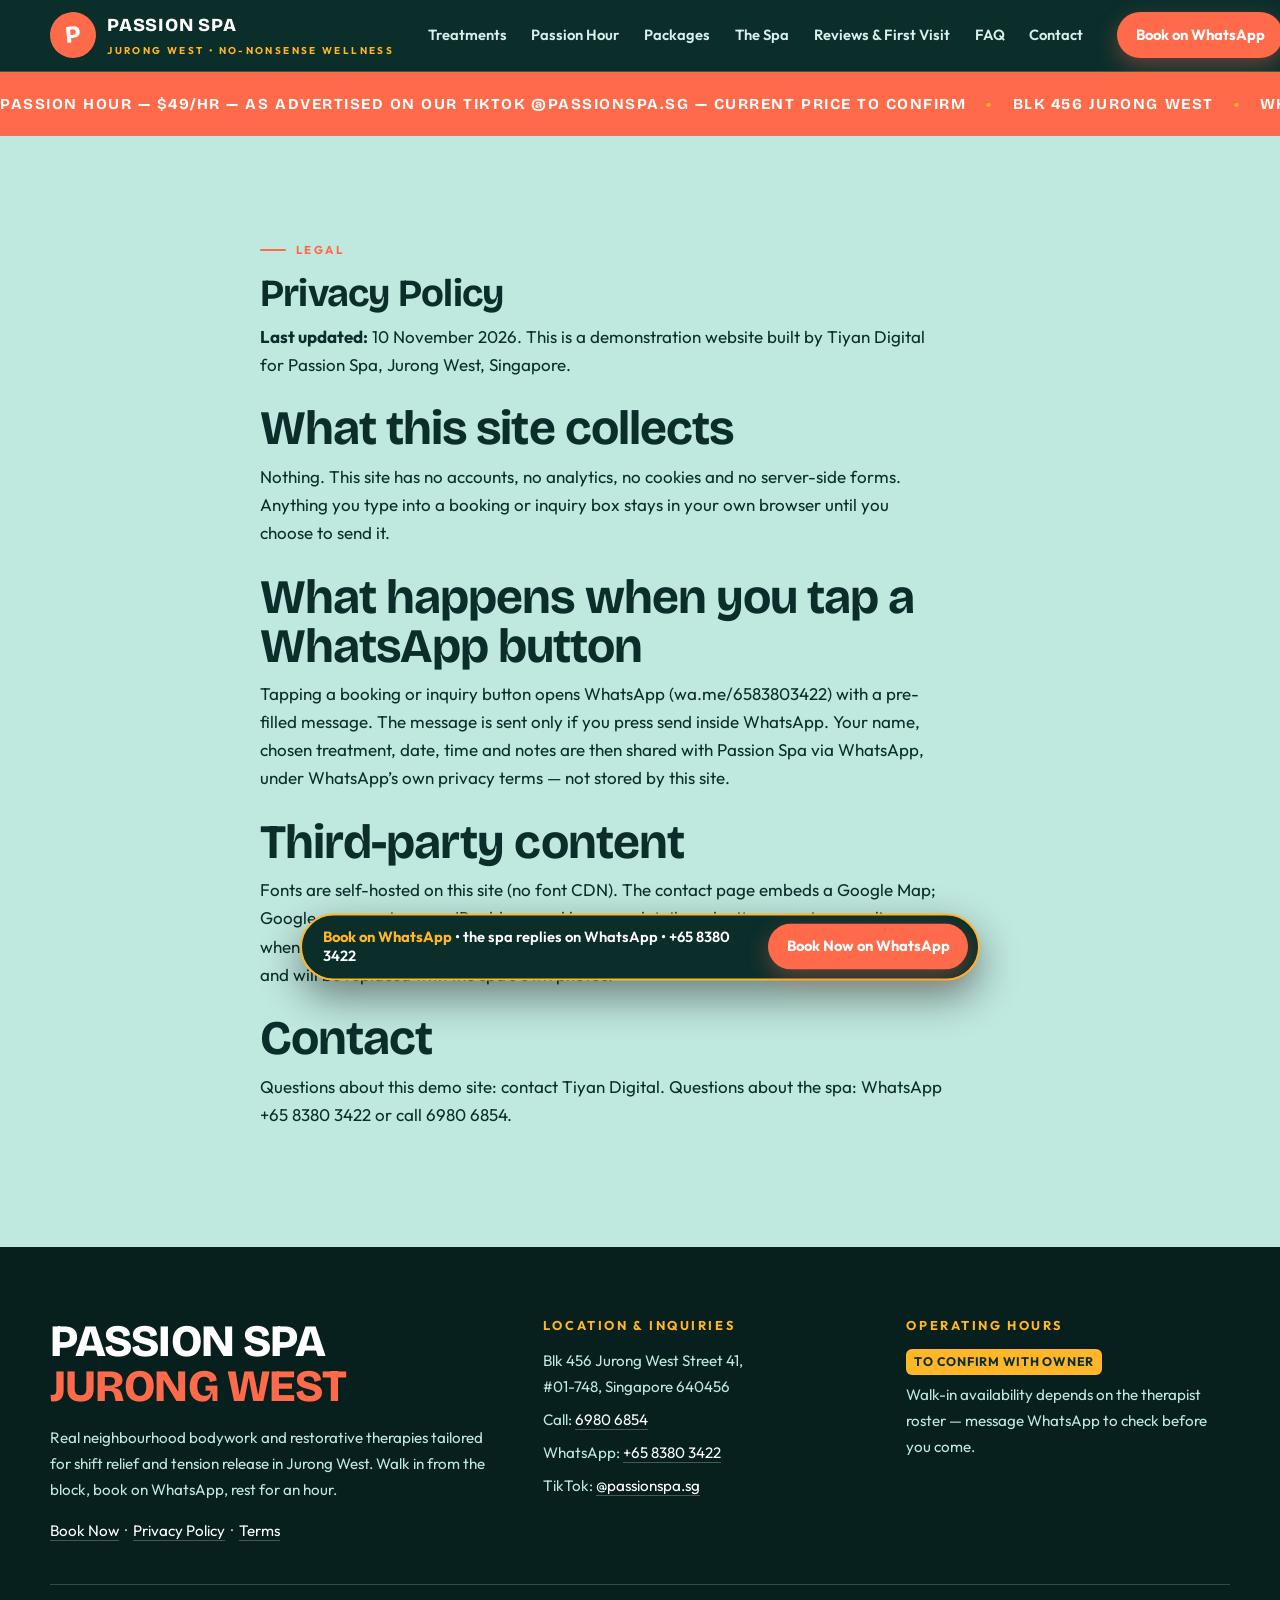
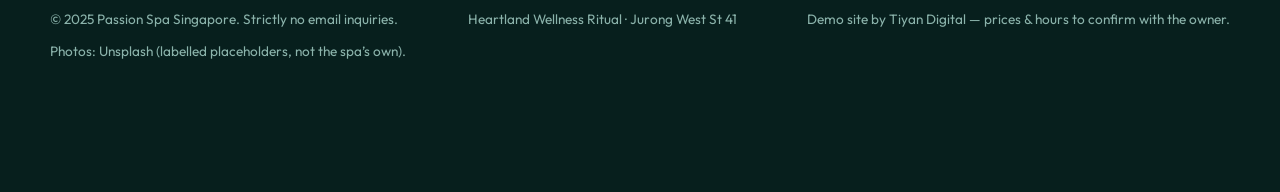
<file: privacy.html>
<!DOCTYPE html>
<html lang="en-SG">
<head>
<meta charset="utf-8">
<meta name="viewport" content="width=device-width, initial-scale=1">
<title>Privacy Policy | Passion Spa — Jurong West</title>
<meta name="description" content="Privacy Policy for the Passion Spa demo site — no data collected on-site; messages go via WhatsApp only.">
<meta property="og:title" content="Privacy Policy | Passion Spa — Jurong West">
<meta property="og:description" content="Privacy Policy for the Passion Spa demo site — no data collected on-site; messages go via WhatsApp only.">
<meta property="og:type" content="website">
<link rel="stylesheet" href="assets/css/style.css">
<link rel="icon" href="data:image/svg+xml,<svg xmlns=%22http://www.w3.org/2000/svg%22 viewBox=%220 0 100 100%22><circle cx=%2250%22 cy=%2250%22 r=%2248%22 fill=%22%23FF6B4A%22/><text x=%2250%22 y=%2272%22 font-size=%2260%22 font-family=%22sans-serif%22 font-weight=%22bold%22 text-anchor=%22middle%22 fill=%22white%22>P</text></svg>">
</head>
<body>
<a class="skip-link" href="#main">Skip to content</a><header class="site-header"><div class="wrap header-inner"><a class="brand" href="index.html" aria-label="Passion Spa — home"><span class="brand-mark" aria-hidden="true">P</span><span><span class="brand-name">PASSION SPA</span><span class="brand-tag" style="display:block">JURONG WEST &bull; NO-NONSENSE WELLNESS</span></span></a><button class="nav-toggle" aria-label="Open menu" aria-expanded="false">&#9776;</button><nav class="main-nav" aria-label="Main navigation"><a href="treatments.html">Treatments</a><a href="passion-hour.html">Passion Hour</a><a href="packages.html">Packages</a><a href="the-spa.html">The Spa</a><a href="reviews-first-visit.html">Reviews & First Visit</a><a href="faq.html">FAQ</a><a href="contact.html">Contact</a></nav><a class="btn btn-coral btn-sm header-cta" href="https://wa.me/6583803422" target="_blank" rel="noopener">Book on WhatsApp</a></div></header><div class="ticker" aria-hidden="true"><div class="ticker-track"><span>PASSION HOUR &mdash; $49/HR &mdash; AS ADVERTISED ON OUR TIKTOK @PASSIONSPA.SG &mdash; CURRENT PRICE TO CONFIRM <span class='sep'>&bull;</span> BLK 456 JURONG WEST <span class='sep'>&bull;</span> WHATSAPP BOOKING +65 8380 3422 <span class='sep'>&bull;</span> PASSION HOUR &mdash; $49/HR &mdash; AS ADVERTISED ON OUR TIKTOK @PASSIONSPA.SG &mdash; CURRENT PRICE TO CONFIRM <span class='sep'>&bull;</span> BLK 456 JURONG WEST <span class='sep'>&bull;</span> WHATSAPP BOOKING +65 8380 3422 <span class='sep'>&bull;</span> PASSION HOUR &mdash; $49/HR &mdash; AS ADVERTISED ON OUR TIKTOK @PASSIONSPA.SG &mdash; CURRENT PRICE TO CONFIRM <span class='sep'>&bull;</span> BLK 456 JURONG WEST <span class='sep'>&bull;</span> WHATSAPP BOOKING +65 8380 3422 <span class='sep'>&bull;</span> PASSION HOUR &mdash; $49/HR &mdash; AS ADVERTISED ON OUR TIKTOK @PASSIONSPA.SG &mdash; CURRENT PRICE TO CONFIRM <span class='sep'>&bull;</span> BLK 456 JURONG WEST <span class='sep'>&bull;</span> WHATSAPP BOOKING +65 8380 3422 <span class='sep'>&bull;</span> </span><span>PASSION HOUR &mdash; $49/HR &mdash; AS ADVERTISED ON OUR TIKTOK @PASSIONSPA.SG &mdash; CURRENT PRICE TO CONFIRM <span class='sep'>&bull;</span> BLK 456 JURONG WEST <span class='sep'>&bull;</span> WHATSAPP BOOKING +65 8380 3422 <span class='sep'>&bull;</span> PASSION HOUR &mdash; $49/HR &mdash; AS ADVERTISED ON OUR TIKTOK @PASSIONSPA.SG &mdash; CURRENT PRICE TO CONFIRM <span class='sep'>&bull;</span> BLK 456 JURONG WEST <span class='sep'>&bull;</span> WHATSAPP BOOKING +65 8380 3422 <span class='sep'>&bull;</span> PASSION HOUR &mdash; $49/HR &mdash; AS ADVERTISED ON OUR TIKTOK @PASSIONSPA.SG &mdash; CURRENT PRICE TO CONFIRM <span class='sep'>&bull;</span> BLK 456 JURONG WEST <span class='sep'>&bull;</span> WHATSAPP BOOKING +65 8380 3422 <span class='sep'>&bull;</span> PASSION HOUR &mdash; $49/HR &mdash; AS ADVERTISED ON OUR TIKTOK @PASSIONSPA.SG &mdash; CURRENT PRICE TO CONFIRM <span class='sep'>&bull;</span> BLK 456 JURONG WEST <span class='sep'>&bull;</span> WHATSAPP BOOKING +65 8380 3422 <span class='sep'>&bull;</span> </span></div></div><main id="main">
<section class="sec-mist"><div class="wrap legal">
<p class="eyebrow">Legal</p>
<h1 style="font-size:2.4rem;margin:.6rem 0">Privacy Policy</h1>
<p><b>Last updated:</b> 10 November 2026. This is a demonstration website built by Tiyan Digital for Passion Spa, Jurong West, Singapore.</p>
<h2>What this site collects</h2>
<p>Nothing. This site has no accounts, no analytics, no cookies and no server-side forms. Anything you type into a booking or inquiry box stays in your own browser until you choose to send it.</p>
<h2>What happens when you tap a WhatsApp button</h2>
<p>Tapping a booking or inquiry button opens WhatsApp (wa.me/6583803422) with a pre-filled message. The message is sent only if you press send inside WhatsApp. Your name, chosen treatment, date, time and notes are then shared with Passion Spa via WhatsApp, under WhatsApp&rsquo;s own privacy terms &mdash; not stored by this site.</p>
<h2>Third-party content</h2>
<p>Fonts are self-hosted on this site (no font CDN). The contact page embeds a Google Map; Google may receive your IP address and browser details under its own privacy policy when that map loads. Photographs are stock placeholders from Unsplash, clearly labelled, and will be replaced with the spa&rsquo;s own photos.</p>
<h2>Contact</h2>
<p>Questions about this demo site: contact Tiyan Digital. Questions about the spa: WhatsApp +65 8380 3422 or call 6980 6854.</p>
</div></section>
</main>
<footer class="site-footer"><div class="wrap"><div class="footer-grid"><div><div class="footer-brand">PASSION SPA<br><span>JURONG WEST</span></div><p style="margin-top:1rem">Real neighbourhood bodywork and restorative therapies tailored for shift relief and tension release in Jurong West. Walk in from the block, book on WhatsApp, rest for an hour.</p><p style="margin-top:1rem"><a href="book.html">Book Now</a> &nbsp;&middot;&nbsp; <a href="privacy.html">Privacy Policy</a> &nbsp;&middot;&nbsp; <a href="terms.html">Terms</a></p></div><div><h4>Location &amp; Inquiries</h4><ul><li>Blk 456 Jurong West Street 41,<br>#01-748, Singapore 640456</li><li>Call: <a href="tel:+6569806854">6980 6854</a></li><li>WhatsApp: <a href="https://wa.me/6583803422" target="_blank" rel="noopener">+65 8380 3422</a></li><li>TikTok: <a href="https://www.tiktok.com/@passionspa.sg" target="_blank" rel="noopener">@passionspa.sg</a></li></ul></div><div><h4>Operating Hours</h4><ul><li><span class='to-confirm'>To confirm with owner</span></li><li>Walk-in availability depends on the therapist roster &mdash; message WhatsApp to check before you come.</li></ul></div></div><div class="footer-base"><span>&copy; 2025 Passion Spa Singapore. Strictly no email inquiries.</span><span>Heartland Wellness Ritual &middot; Jurong West St 41</span><span>Demo site by Tiyan Digital &mdash; prices &amp; hours to confirm with the owner.</span><span>Photos: Unsplash (labelled placeholders, not the spa&rsquo;s own).</span></div></div></footer><div class="sticky-bar" role="complementary" aria-label="Quick booking bar"><span class="txt"><b>Book on WhatsApp</b> &bull; the spa replies on WhatsApp &bull; +65 8380 3422</span><a class="btn btn-coral btn-sm" href="https://wa.me/6583803422" target="_blank" rel="noopener">Book Now on WhatsApp</a></div>
<script src="assets/js/main.js" defer></script>
</body>
</html>
</file>
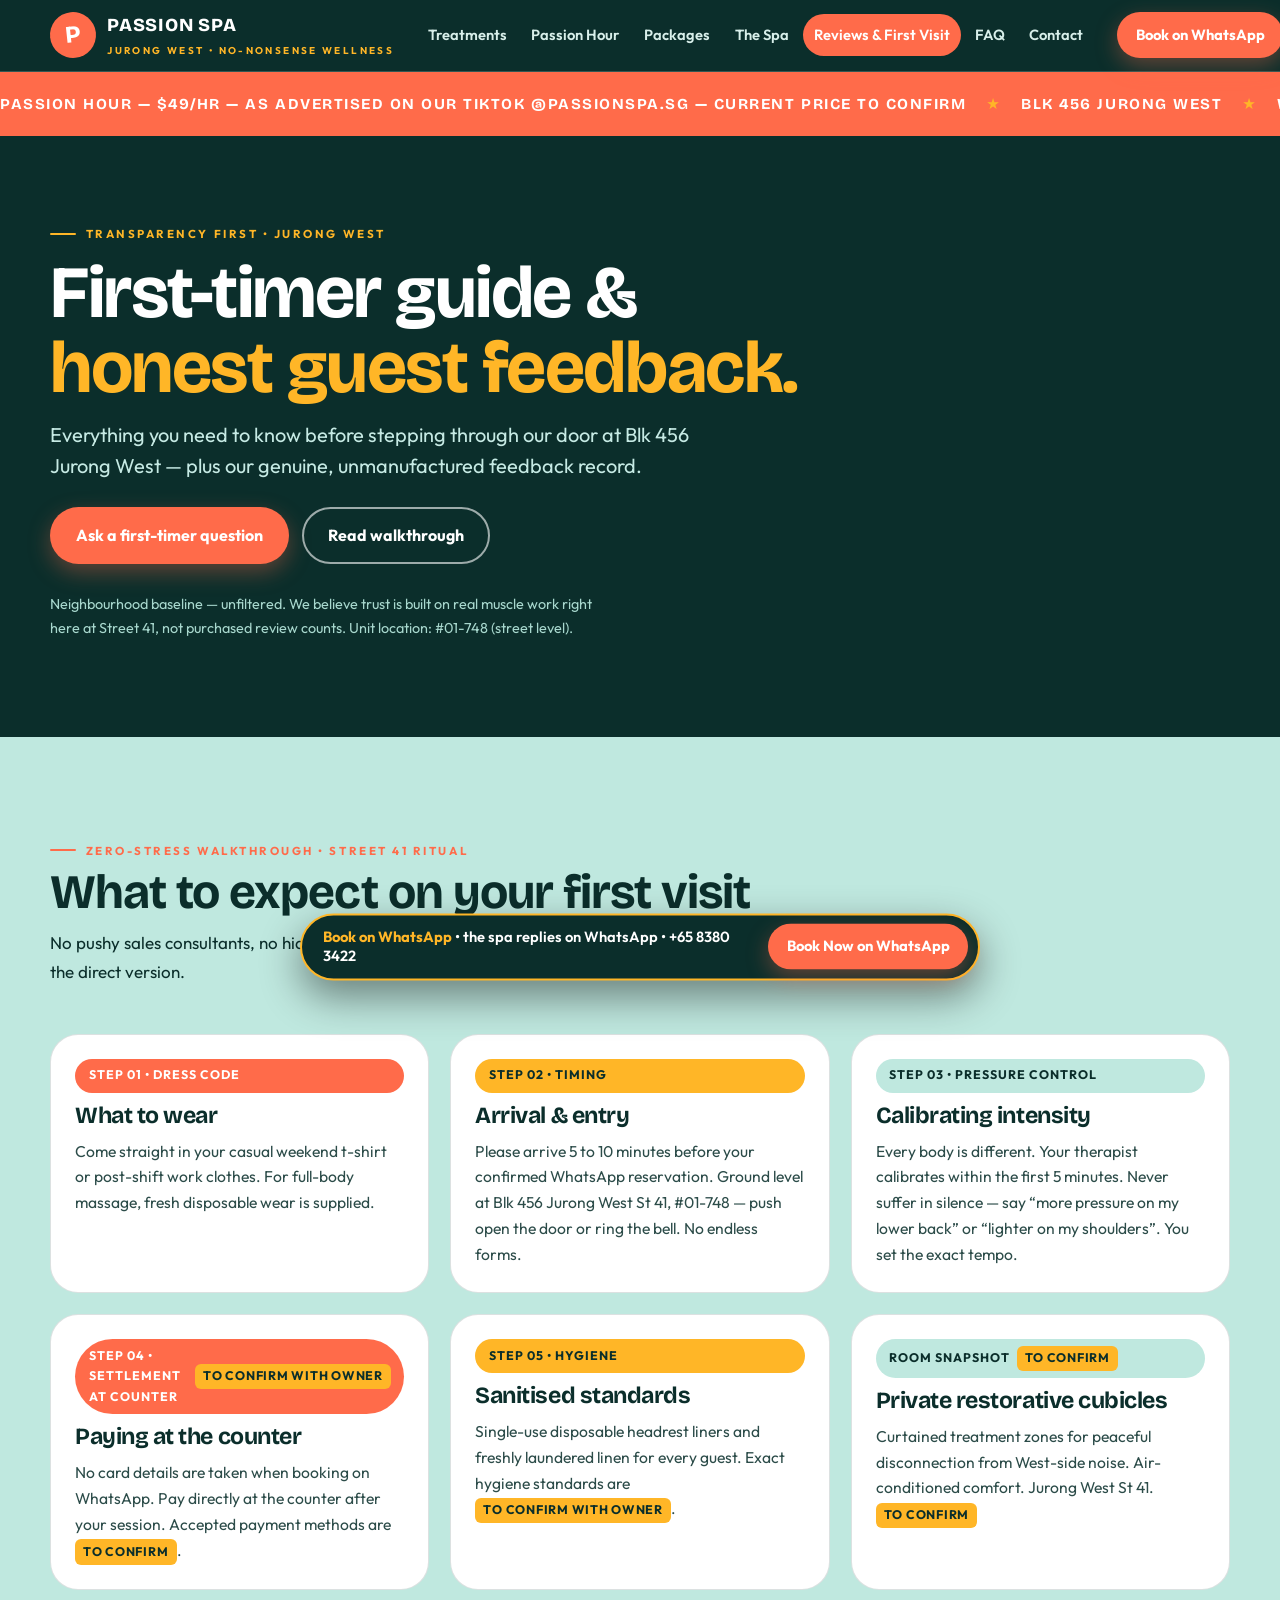
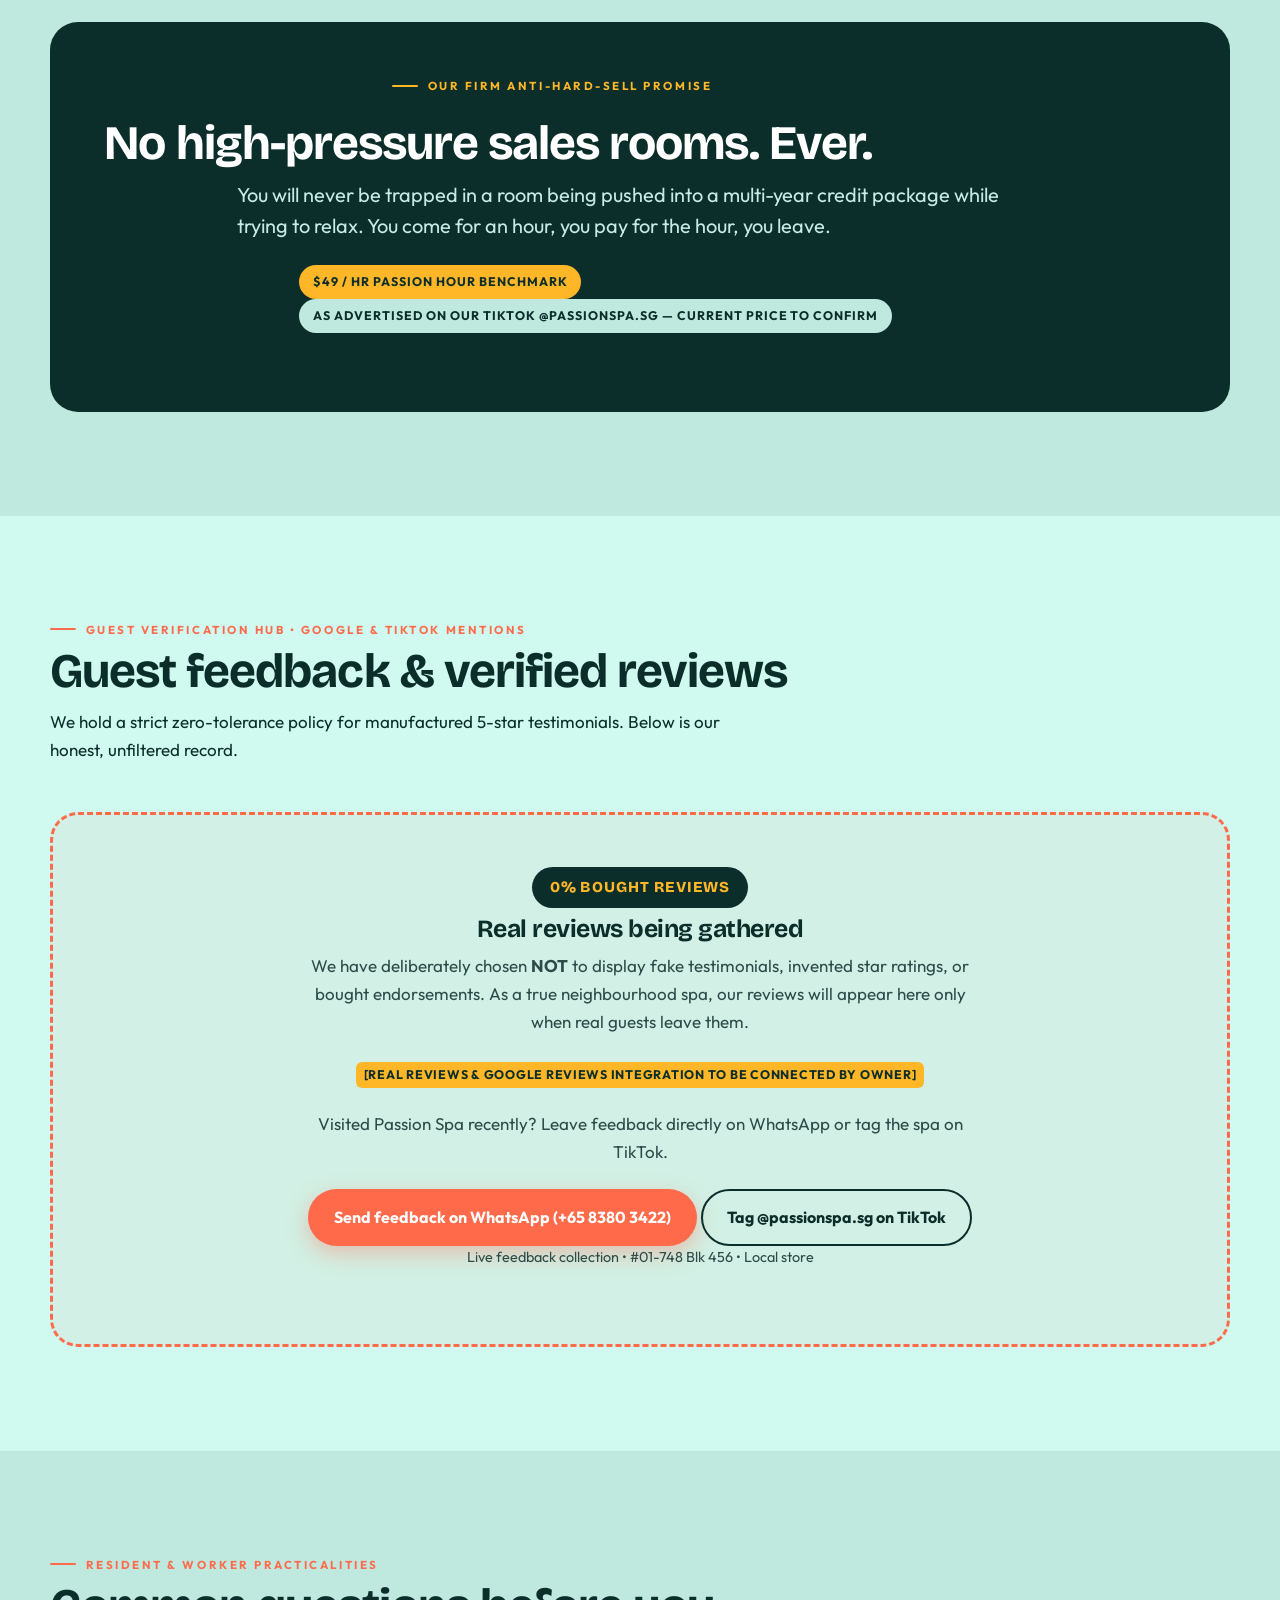
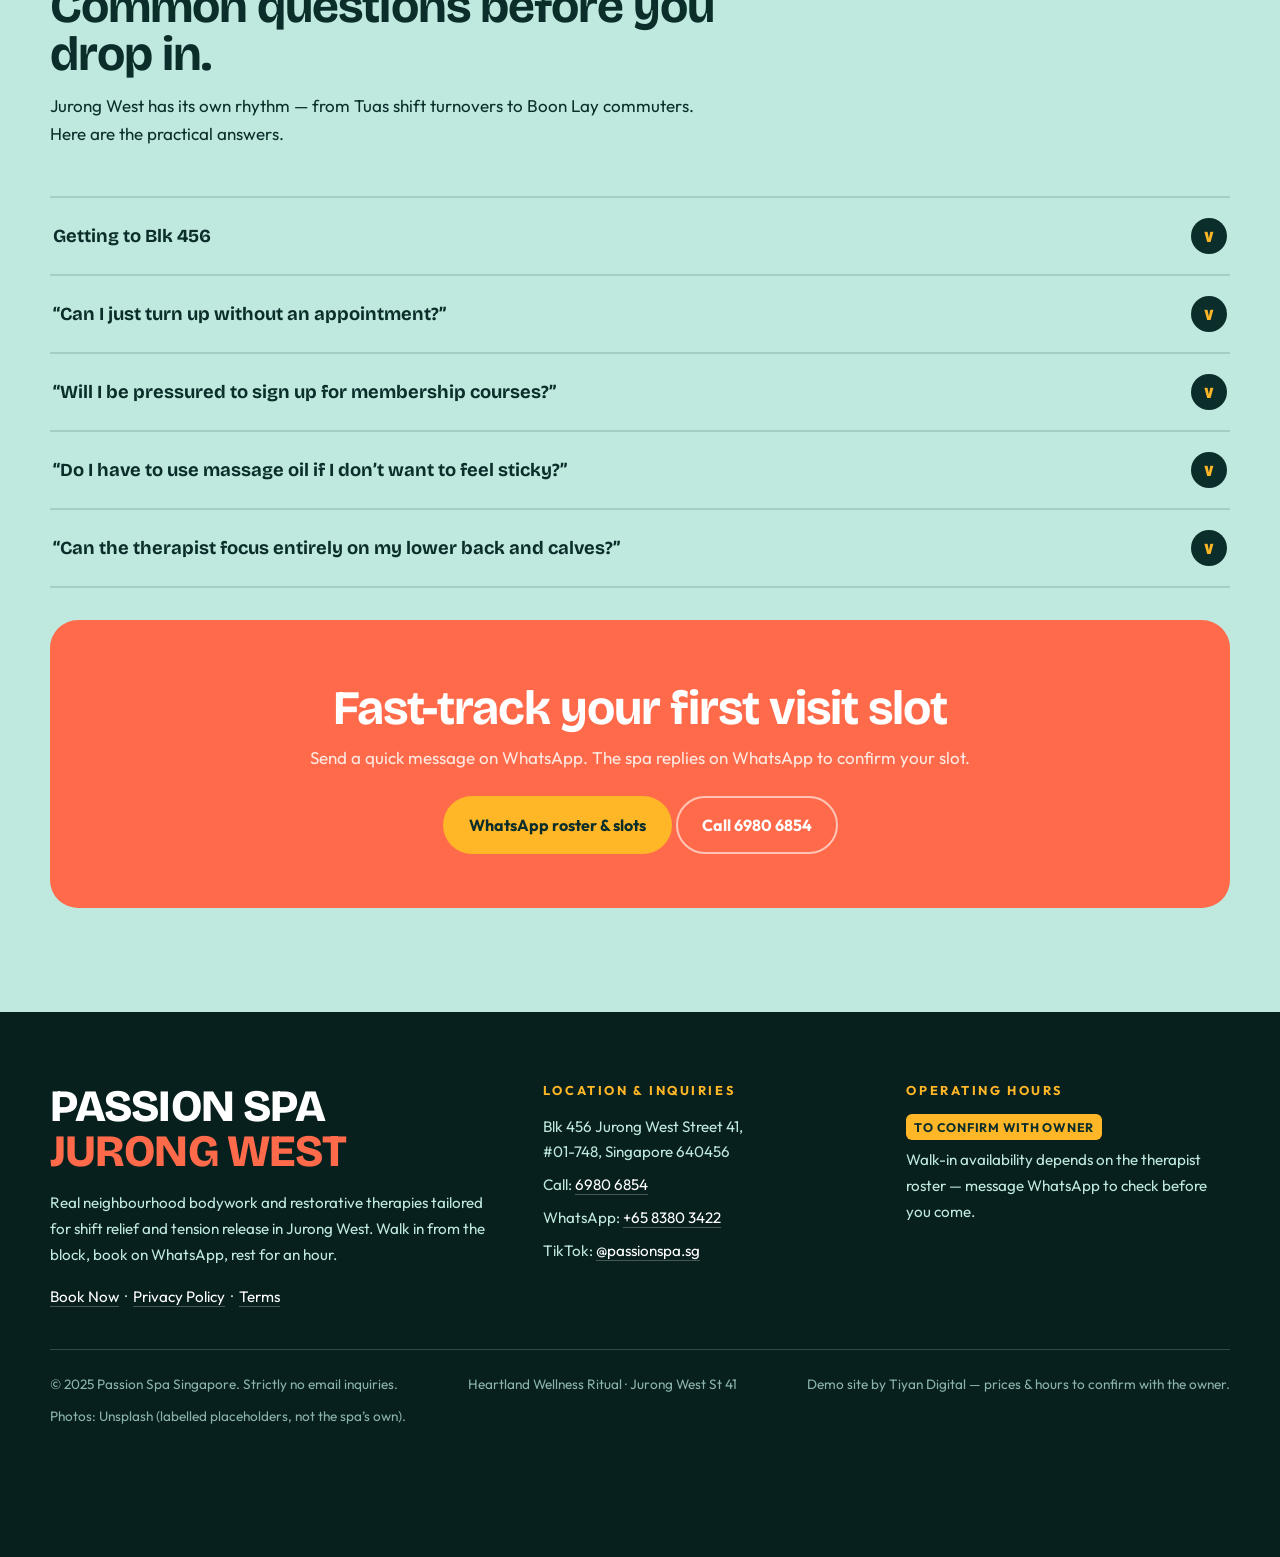
<file: reviews-first-visit.html>
<!DOCTYPE html>
<html lang="en-SG">
<head>
<meta charset="utf-8">
<meta name="viewport" content="width=device-width, initial-scale=1">
<title>Reviews & First Visit | Passion Spa — Jurong West</title>
<meta name="description" content="First-timer guide for Passion Spa, Blk 456 Jurong West — what to wear, when to arrive, walk-ins, and an honestly empty reviews section. No fake testimonials.">
<meta property="og:title" content="Reviews & First Visit | Passion Spa — Jurong West">
<meta property="og:description" content="First-timer guide for Passion Spa, Blk 456 Jurong West — what to wear, when to arrive, walk-ins, and an honestly empty reviews section. No fake testimonials.">
<meta property="og:type" content="website">
<link rel="stylesheet" href="assets/css/style.css">
<link rel="icon" href="data:image/svg+xml,<svg xmlns=%22http://www.w3.org/2000/svg%22 viewBox=%220 0 100 100%22><circle cx=%2250%22 cy=%2250%22 r=%2248%22 fill=%22%23FF6B4A%22/><text x=%2250%22 y=%2272%22 font-size=%2260%22 font-family=%22sans-serif%22 font-weight=%22bold%22 text-anchor=%22middle%22 fill=%22white%22>P</text></svg>">
</head>
<body>
<a class="skip-link" href="#main">Skip to content</a><header class="site-header"><div class="wrap header-inner"><a class="brand" href="index.html" aria-label="Passion Spa — home"><span class="brand-mark" aria-hidden="true">P</span><span><span class="brand-name">PASSION SPA</span><span class="brand-tag" style="display:block">JURONG WEST &bull; NO-NONSENSE WELLNESS</span></span></a><button class="nav-toggle" aria-label="Open menu" aria-expanded="false">&#9776;</button><nav class="main-nav" aria-label="Main navigation"><a href="treatments.html">Treatments</a><a href="passion-hour.html">Passion Hour</a><a href="packages.html">Packages</a><a href="the-spa.html">The Spa</a><a href="reviews-first-visit.html" class="active" aria-current="page">Reviews & First Visit</a><a href="faq.html">FAQ</a><a href="contact.html">Contact</a></nav><a class="btn btn-coral btn-sm header-cta" href="https://wa.me/6583803422" target="_blank" rel="noopener">Book on WhatsApp</a></div></header><div class="ticker" aria-hidden="true"><div class="ticker-track"><span>PASSION HOUR &mdash; $49/HR &mdash; AS ADVERTISED ON OUR TIKTOK @PASSIONSPA.SG &mdash; CURRENT PRICE TO CONFIRM <span class='sep'>&#9733;</span> BLK 456 JURONG WEST <span class='sep'>&#9733;</span> WHATSAPP BOOKING +65 8380 3422 <span class='sep'>&#9733;</span> PASSION HOUR &mdash; $49/HR &mdash; AS ADVERTISED ON OUR TIKTOK @PASSIONSPA.SG &mdash; CURRENT PRICE TO CONFIRM <span class='sep'>&#9733;</span> BLK 456 JURONG WEST <span class='sep'>&#9733;</span> WHATSAPP BOOKING +65 8380 3422 <span class='sep'>&#9733;</span> PASSION HOUR &mdash; $49/HR &mdash; AS ADVERTISED ON OUR TIKTOK @PASSIONSPA.SG &mdash; CURRENT PRICE TO CONFIRM <span class='sep'>&#9733;</span> BLK 456 JURONG WEST <span class='sep'>&#9733;</span> WHATSAPP BOOKING +65 8380 3422 <span class='sep'>&#9733;</span> PASSION HOUR &mdash; $49/HR &mdash; AS ADVERTISED ON OUR TIKTOK @PASSIONSPA.SG &mdash; CURRENT PRICE TO CONFIRM <span class='sep'>&#9733;</span> BLK 456 JURONG WEST <span class='sep'>&#9733;</span> WHATSAPP BOOKING +65 8380 3422 <span class='sep'>&#9733;</span> </span><span>PASSION HOUR &mdash; $49/HR &mdash; AS ADVERTISED ON OUR TIKTOK @PASSIONSPA.SG &mdash; CURRENT PRICE TO CONFIRM <span class='sep'>&#9733;</span> BLK 456 JURONG WEST <span class='sep'>&#9733;</span> WHATSAPP BOOKING +65 8380 3422 <span class='sep'>&#9733;</span> PASSION HOUR &mdash; $49/HR &mdash; AS ADVERTISED ON OUR TIKTOK @PASSIONSPA.SG &mdash; CURRENT PRICE TO CONFIRM <span class='sep'>&#9733;</span> BLK 456 JURONG WEST <span class='sep'>&#9733;</span> WHATSAPP BOOKING +65 8380 3422 <span class='sep'>&#9733;</span> PASSION HOUR &mdash; $49/HR &mdash; AS ADVERTISED ON OUR TIKTOK @PASSIONSPA.SG &mdash; CURRENT PRICE TO CONFIRM <span class='sep'>&#9733;</span> BLK 456 JURONG WEST <span class='sep'>&#9733;</span> WHATSAPP BOOKING +65 8380 3422 <span class='sep'>&#9733;</span> PASSION HOUR &mdash; $49/HR &mdash; AS ADVERTISED ON OUR TIKTOK @PASSIONSPA.SG &mdash; CURRENT PRICE TO CONFIRM <span class='sep'>&#9733;</span> BLK 456 JURONG WEST <span class='sep'>&#9733;</span> WHATSAPP BOOKING +65 8380 3422 <span class='sep'>&#9733;</span> </span></div></div><main id="main">

<section class="hero sec-dark"><div class="wrap">
  <p class="eyebrow on-dark">Transparency first &bull; Jurong West</p>
  <h1 style="color:#fff;margin:.8rem 0">First-timer guide &amp;<br><span style="color:var(--gold)">honest guest feedback.</span></h1>
  <p class="lede" style="max-width:640px">Everything you need to know before stepping through our door at Blk 456 Jurong West &mdash; plus our genuine, unmanufactured feedback record.</p>
  <div class="hero-cta-row mt">
    <a class="btn btn-coral" href="https://wa.me/6583803422?text=Hi%20Passion%20Spa%21%20I%20have%20a%20first-timer%20question%20before%20visiting%20Blk%20456%20Jurong%20West.%20Thank%20you%21" target="_blank" rel="noopener">Ask a first-timer question</a>
    <a class="btn btn-outline-light" href="#walkthrough">Read walkthrough</a>
  </div>
  <p class="qualifier mt">Neighbourhood baseline &mdash; unfiltered. We believe trust is built on real muscle work right here at Street 41, not purchased review counts. Unit location: #01-748 (street level).</p>
</div></section>

<section class="sec-mist" id="walkthrough"><div class="wrap">
  <div class="sec-head">
    <p class="eyebrow">Zero-stress walkthrough &bull; Street 41 ritual</p>
    <h2>What to expect on your first visit</h2>
    <p>No pushy sales consultants, no hidden room surcharges, and no confusing etiquette. Here is the direct version.</p>
  </div>
  <div class="card-grid">
    <article class="card"><div class="card-body"><span class="chip coral">Step 01 &bull; Dress code</span><h3>What to wear</h3>
      <p>Come straight in your casual weekend t-shirt or post-shift work clothes. For full-body massage, fresh disposable wear is supplied.</p></div></article>
    <article class="card"><div class="card-body"><span class="chip gold">Step 02 &bull; Timing</span><h3>Arrival &amp; entry</h3>
      <p>Please arrive 5 to 10 minutes before your confirmed WhatsApp reservation. Ground level at Blk 456 Jurong West St 41, #01-748 &mdash; push open the door or ring the bell. No endless forms.</p></div></article>
    <article class="card"><div class="card-body"><span class="chip mist">Step 03 &bull; Pressure control</span><h3>Calibrating intensity</h3>
      <p>Every body is different. Your therapist calibrates within the first 5 minutes. Never suffer in silence &mdash; say &ldquo;more pressure on my lower back&rdquo; or &ldquo;lighter on my shoulders&rdquo;. You set the exact tempo.</p></div></article>
    <article class="card"><div class="card-body"><span class="chip coral">Step 04 &bull; Settlement at counter <span class="to-confirm">To confirm with owner</span></span><h3>Paying at the counter</h3>
      <p>No card details are taken when booking on WhatsApp. Pay directly at the counter after your session. Accepted payment methods are <span class="to-confirm">To confirm</span>.</p></div></article>
    <article class="card"><div class="card-body"><span class="chip gold">Step 05 &bull; Hygiene</span><h3>Sanitised standards</h3>
      <p>Single-use disposable headrest liners and freshly laundered linen for every guest. Exact hygiene standards are <span class="to-confirm">To confirm with owner</span>.</p></div></article>
    <article class="card"><div class="card-body"><span class="chip mist">Room snapshot <span class="to-confirm">To confirm</span></span><h3>Private restorative cubicles</h3>
      <p>Curtained treatment zones for peaceful disconnection from West-side noise. Air-conditioned comfort. Jurong West St 41. <span class="to-confirm">To confirm</span></p></div></article>
  </div>

  <div class="cta-band sec-dark mt-lg" style="text-align:left">
    <p class="eyebrow on-dark">Our firm anti-hard-sell promise</p>
    <h2 style="color:#fff">No high-pressure sales rooms. Ever.</h2>
    <p class="lede">You will never be trapped in a room being pushed into a multi-year credit package while trying to relax. You come for an hour, you pay for the hour, you leave.</p>
    <p class="mt"><span class="chip gold">$49 / hr Passion Hour benchmark</span> <span class="chip mist">as advertised on our TikTok @passionspa.sg — current price to confirm</span></p>
  </div>
</div></section>

<section class="sec-mist2"><div class="wrap">
  <div class="sec-head">
    <p class="eyebrow">Guest verification hub &bull; Google &amp; TikTok mentions</p>
    <h2>Guest feedback &amp; verified reviews</h2>
    <p>We hold a strict zero-tolerance policy for manufactured 5-star testimonials. Below is our honest, unfiltered record.</p>
  </div>
  <div class="empty-reviews">
    <span class="zero-badge">0% BOUGHT REVIEWS</span>
    <h3>Real reviews being gathered</h3>
    <p>We have deliberately chosen <b>NOT</b> to display fake testimonials, invented star ratings, or bought endorsements. As a true neighbourhood spa, our reviews will appear here only when real guests leave them.</p>
    <p><span class="to-confirm">[Real reviews &amp; Google reviews integration to be connected by owner]</span></p>
    <p>Visited Passion Spa recently? Leave feedback directly on WhatsApp or tag the spa on TikTok.</p>
    <a class="btn btn-coral" href="https://wa.me/6583803422?text=Hi%20Passion%20Spa%21%20I%27d%20like%20to%20leave%20feedback%20about%20my%20recent%20visit%20to%20Blk%20456%20Jurong%20West.%20Thank%20you%21" target="_blank" rel="noopener">Send feedback on WhatsApp (+65 8380 3422)</a>
    <a class="btn btn-outline" href="https://www.tiktok.com/@passionspa.sg" target="_blank" rel="noopener">Tag @passionspa.sg on TikTok</a>
    <p class="qualifier mt">Live feedback collection &bull; #01-748 Blk 456 &bull; Local store</p>
  </div>
</div></section>

<section class="sec-mist"><div class="wrap">
  <div class="sec-head">
    <p class="eyebrow">Resident &amp; worker practicalities</p>
    <h2>Common questions before you drop in.</h2>
    <p>Jurong West has its own rhythm &mdash; from Tuas shift turnovers to Boon Lay commuters. Here are the practical answers.</p>
  </div>
  <div class="acc">
    <div class="acc-item" data-cat="booking"><button type="button" class="acc-btn" aria-expanded="false">Getting to Blk 456<span class="chev" aria-hidden="true">&or;</span></button>
      <div class="acc-panel"><p>Located along Jurong West Street 41, #01-748, Singapore 640456. Bus numbers and nearby landmarks are <span class="to-confirm">To confirm</span> &mdash; message WhatsApp and the spa will send you a pin. <a class="text-link" href="https://www.google.com/maps/search/?api=1&query=Blk+456+Jurong+West+Street+41+Singapore+640456" target="_blank" rel="noopener">Send map pin</a></p></div></div>
    <div class="acc-item" data-cat="booking"><button type="button" class="acc-btn" aria-expanded="false">&ldquo;Can I just turn up without an appointment?&rdquo;<span class="chev" aria-hidden="true">&or;</span></button>
      <div class="acc-panel"><p>Yes, direct walk-ins are welcome, subject to available therapists on duty. During evening peak hours the rooms can fill up, so a quick WhatsApp message first saves a wasted trip.</p></div></div>
    <div class="acc-item" data-cat="policies"><button type="button" class="acc-btn" aria-expanded="false">&ldquo;Will I be pressured to sign up for membership courses?&rdquo;<span class="chev" aria-hidden="true">&or;</span></button>
      <div class="acc-panel"><p>Zero hard selling. The priority is post-work muscular soreness relief, lower-back decompression and tight-shoulder release &mdash; not a sales conversation.</p></div></div>
    <div class="acc-item" data-cat="experience"><button type="button" class="acc-btn" aria-expanded="false">&ldquo;Do I have to use massage oil if I don&rsquo;t want to feel sticky?&rdquo;<span class="chev" aria-hidden="true">&or;</span></button>
      <div class="acc-panel"><p>Not at all. You can request a dry acupressure session over clothing or loose cotton garments &mdash; just tell the spa when you book.</p></div></div>
    <div class="acc-item" data-cat="experience"><button type="button" class="acc-btn" aria-expanded="false">&ldquo;Can the therapist focus entirely on my lower back and calves?&rdquo;<span class="chev" aria-hidden="true">&or;</span></button>
      <div class="acc-panel"><p>Absolutely. Just let your therapist know before you lie down. Many regulars from nearby logistics and shift work ask for exactly that.</p></div></div>
  </div>
  <div class="cta-band sec-coral mt-lg">
    <h2>Fast-track your first visit slot</h2>
    <p style="color:#FFE9E3">Send a quick message on WhatsApp. The spa replies on WhatsApp to confirm your slot.</p>
    <a class="btn btn-gold" href="https://wa.me/6583803422" target="_blank" rel="noopener">WhatsApp roster &amp; slots</a>
    <a class="btn btn-outline-light" href="tel:+6569806854">Call 6980 6854</a>
  </div>
</div></section>

</main>
<footer class="site-footer"><div class="wrap"><div class="footer-grid"><div><div class="footer-brand">PASSION SPA<br><span>JURONG WEST</span></div><p style="margin-top:1rem">Real neighbourhood bodywork and restorative therapies tailored for shift relief and tension release in Jurong West. Walk in from the block, book on WhatsApp, rest for an hour.</p><p style="margin-top:1rem"><a href="book.html">Book Now</a> &nbsp;&middot;&nbsp; <a href="privacy.html">Privacy Policy</a> &nbsp;&middot;&nbsp; <a href="terms.html">Terms</a></p></div><div><h4>Location &amp; Inquiries</h4><ul><li>Blk 456 Jurong West Street 41,<br>#01-748, Singapore 640456</li><li>Call: <a href="tel:+6569806854">6980 6854</a></li><li>WhatsApp: <a href="https://wa.me/6583803422" target="_blank" rel="noopener">+65 8380 3422</a></li><li>TikTok: <a href="https://www.tiktok.com/@passionspa.sg" target="_blank" rel="noopener">@passionspa.sg</a></li></ul></div><div><h4>Operating Hours</h4><ul><li><span class='to-confirm'>To confirm with owner</span></li><li>Walk-in availability depends on the therapist roster &mdash; message WhatsApp to check before you come.</li></ul></div></div><div class="footer-base"><span>&copy; 2025 Passion Spa Singapore. Strictly no email inquiries.</span><span>Heartland Wellness Ritual &middot; Jurong West St 41</span><span>Demo site by Tiyan Digital &mdash; prices &amp; hours to confirm with the owner.</span><span>Photos: Unsplash (labelled placeholders, not the spa&rsquo;s own).</span></div></div></footer><div class="sticky-bar" role="complementary" aria-label="Quick booking bar"><span class="txt"><b>Book on WhatsApp</b> &bull; the spa replies on WhatsApp &bull; +65 8380 3422</span><a class="btn btn-coral btn-sm" href="https://wa.me/6583803422" target="_blank" rel="noopener">Book Now on WhatsApp</a></div>
<script src="assets/js/main.js" defer></script>
</body>
</html>
</file>
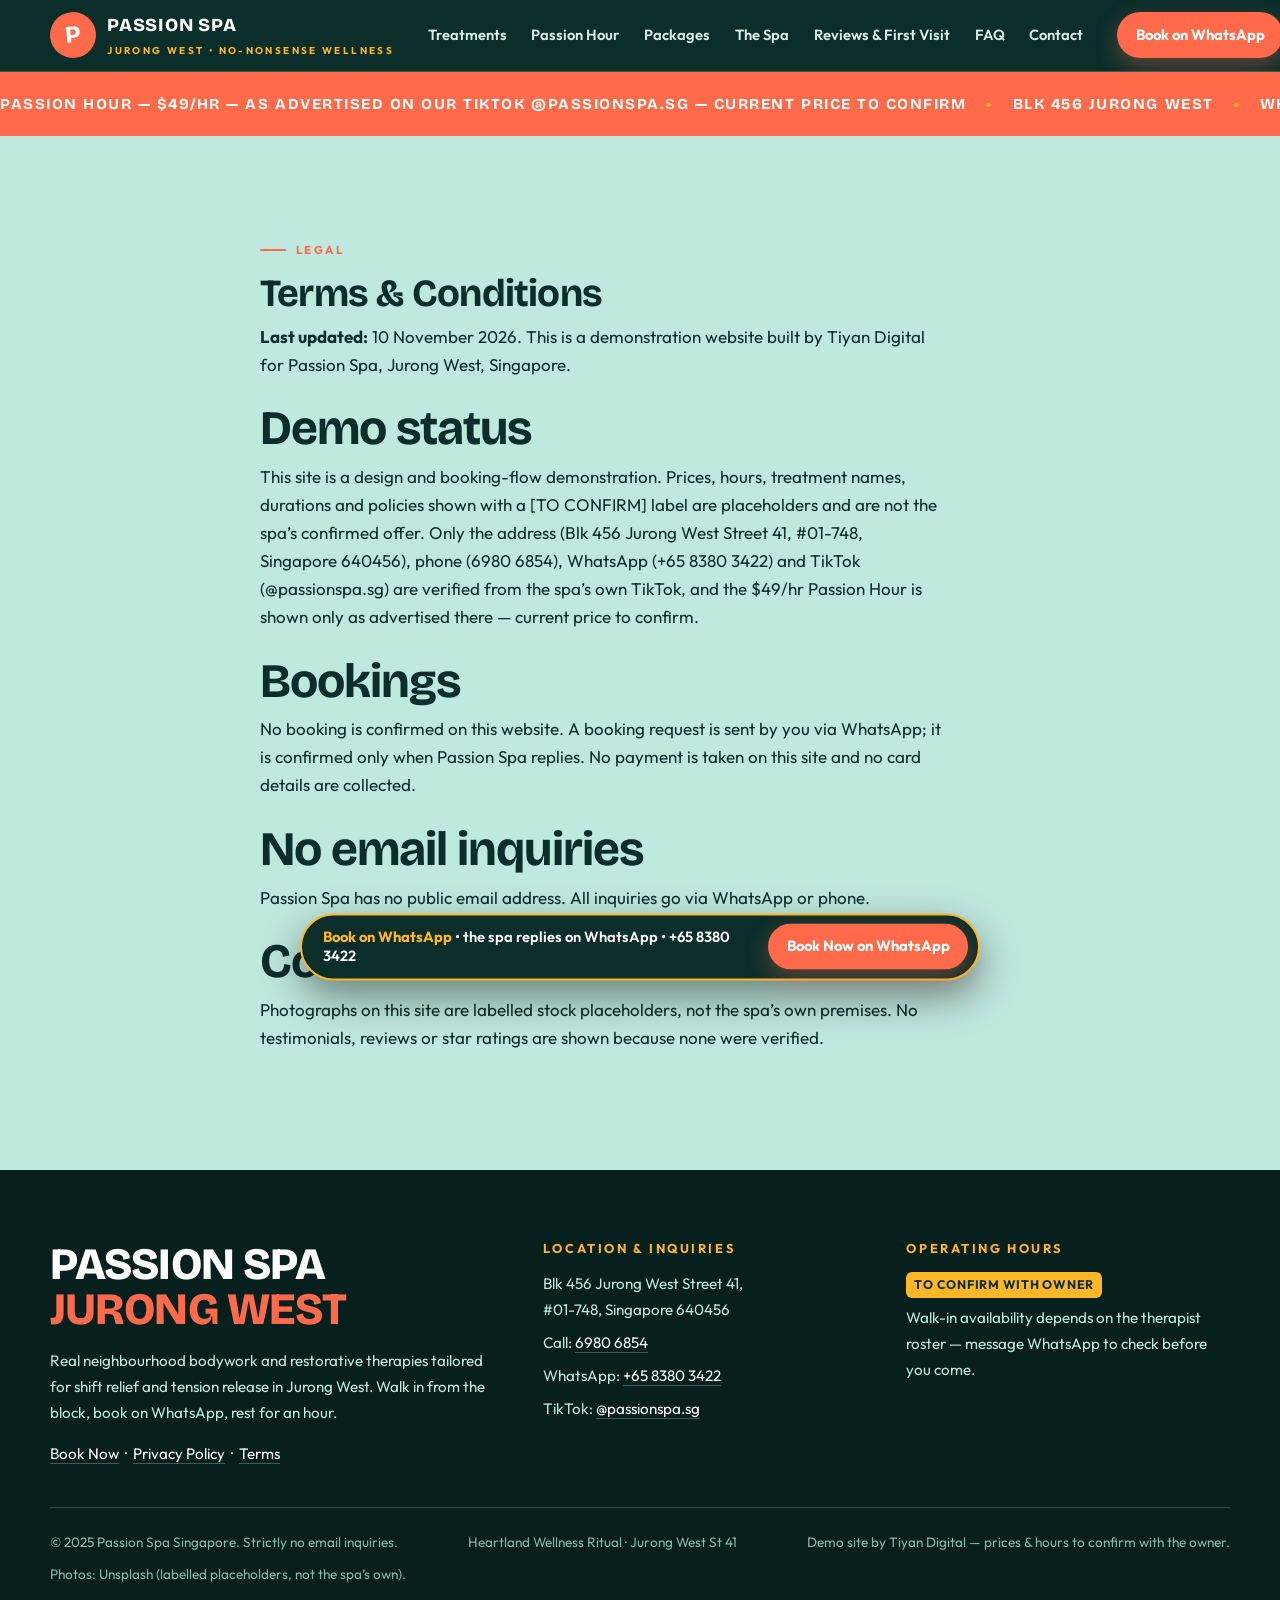
<file: terms.html>
<!DOCTYPE html>
<html lang="en-SG">
<head>
<meta charset="utf-8">
<meta name="viewport" content="width=device-width, initial-scale=1">
<title>Terms & Conditions | Passion Spa — Jurong West</title>
<meta name="description" content="Terms & Conditions for the Passion Spa demo site — demo status, bookings via WhatsApp only, no payment taken on-site.">
<meta property="og:title" content="Terms & Conditions | Passion Spa — Jurong West">
<meta property="og:description" content="Terms & Conditions for the Passion Spa demo site — demo status, bookings via WhatsApp only, no payment taken on-site.">
<meta property="og:type" content="website">
<link rel="stylesheet" href="assets/css/style.css">
<link rel="icon" href="data:image/svg+xml,<svg xmlns=%22http://www.w3.org/2000/svg%22 viewBox=%220 0 100 100%22><circle cx=%2250%22 cy=%2250%22 r=%2248%22 fill=%22%23FF6B4A%22/><text x=%2250%22 y=%2272%22 font-size=%2260%22 font-family=%22sans-serif%22 font-weight=%22bold%22 text-anchor=%22middle%22 fill=%22white%22>P</text></svg>">
</head>
<body>
<a class="skip-link" href="#main">Skip to content</a><header class="site-header"><div class="wrap header-inner"><a class="brand" href="index.html" aria-label="Passion Spa — home"><span class="brand-mark" aria-hidden="true">P</span><span><span class="brand-name">PASSION SPA</span><span class="brand-tag" style="display:block">JURONG WEST &bull; NO-NONSENSE WELLNESS</span></span></a><button class="nav-toggle" aria-label="Open menu" aria-expanded="false">&#9776;</button><nav class="main-nav" aria-label="Main navigation"><a href="treatments.html">Treatments</a><a href="passion-hour.html">Passion Hour</a><a href="packages.html">Packages</a><a href="the-spa.html">The Spa</a><a href="reviews-first-visit.html">Reviews & First Visit</a><a href="faq.html">FAQ</a><a href="contact.html">Contact</a></nav><a class="btn btn-coral btn-sm header-cta" href="https://wa.me/6583803422" target="_blank" rel="noopener">Book on WhatsApp</a></div></header><div class="ticker" aria-hidden="true"><div class="ticker-track"><span>PASSION HOUR &mdash; $49/HR &mdash; AS ADVERTISED ON OUR TIKTOK @PASSIONSPA.SG &mdash; CURRENT PRICE TO CONFIRM <span class='sep'>&bull;</span> BLK 456 JURONG WEST <span class='sep'>&bull;</span> WHATSAPP BOOKING +65 8380 3422 <span class='sep'>&bull;</span> PASSION HOUR &mdash; $49/HR &mdash; AS ADVERTISED ON OUR TIKTOK @PASSIONSPA.SG &mdash; CURRENT PRICE TO CONFIRM <span class='sep'>&bull;</span> BLK 456 JURONG WEST <span class='sep'>&bull;</span> WHATSAPP BOOKING +65 8380 3422 <span class='sep'>&bull;</span> PASSION HOUR &mdash; $49/HR &mdash; AS ADVERTISED ON OUR TIKTOK @PASSIONSPA.SG &mdash; CURRENT PRICE TO CONFIRM <span class='sep'>&bull;</span> BLK 456 JURONG WEST <span class='sep'>&bull;</span> WHATSAPP BOOKING +65 8380 3422 <span class='sep'>&bull;</span> PASSION HOUR &mdash; $49/HR &mdash; AS ADVERTISED ON OUR TIKTOK @PASSIONSPA.SG &mdash; CURRENT PRICE TO CONFIRM <span class='sep'>&bull;</span> BLK 456 JURONG WEST <span class='sep'>&bull;</span> WHATSAPP BOOKING +65 8380 3422 <span class='sep'>&bull;</span> </span><span>PASSION HOUR &mdash; $49/HR &mdash; AS ADVERTISED ON OUR TIKTOK @PASSIONSPA.SG &mdash; CURRENT PRICE TO CONFIRM <span class='sep'>&bull;</span> BLK 456 JURONG WEST <span class='sep'>&bull;</span> WHATSAPP BOOKING +65 8380 3422 <span class='sep'>&bull;</span> PASSION HOUR &mdash; $49/HR &mdash; AS ADVERTISED ON OUR TIKTOK @PASSIONSPA.SG &mdash; CURRENT PRICE TO CONFIRM <span class='sep'>&bull;</span> BLK 456 JURONG WEST <span class='sep'>&bull;</span> WHATSAPP BOOKING +65 8380 3422 <span class='sep'>&bull;</span> PASSION HOUR &mdash; $49/HR &mdash; AS ADVERTISED ON OUR TIKTOK @PASSIONSPA.SG &mdash; CURRENT PRICE TO CONFIRM <span class='sep'>&bull;</span> BLK 456 JURONG WEST <span class='sep'>&bull;</span> WHATSAPP BOOKING +65 8380 3422 <span class='sep'>&bull;</span> PASSION HOUR &mdash; $49/HR &mdash; AS ADVERTISED ON OUR TIKTOK @PASSIONSPA.SG &mdash; CURRENT PRICE TO CONFIRM <span class='sep'>&bull;</span> BLK 456 JURONG WEST <span class='sep'>&bull;</span> WHATSAPP BOOKING +65 8380 3422 <span class='sep'>&bull;</span> </span></div></div><main id="main">
<section class="sec-mist"><div class="wrap legal">
<p class="eyebrow">Legal</p>
<h1 style="font-size:2.4rem;margin:.6rem 0">Terms &amp; Conditions</h1>
<p><b>Last updated:</b> 10 November 2026. This is a demonstration website built by Tiyan Digital for Passion Spa, Jurong West, Singapore.</p>
<h2>Demo status</h2>
<p>This site is a design and booking-flow demonstration. Prices, hours, treatment names, durations and policies shown with a [TO CONFIRM] label are placeholders and are not the spa&rsquo;s confirmed offer. Only the address (Blk 456 Jurong West Street 41, #01-748, Singapore 640456), phone (6980 6854), WhatsApp (+65 8380 3422) and TikTok (@passionspa.sg) are verified from the spa&rsquo;s own TikTok, and the $49/hr Passion Hour is shown only as advertised there &mdash; current price to confirm.</p>
<h2>Bookings</h2>
<p>No booking is confirmed on this website. A booking request is sent by you via WhatsApp; it is confirmed only when Passion Spa replies. No payment is taken on this site and no card details are collected.</p>
<h2>No email inquiries</h2>
<p>Passion Spa has no public email address. All inquiries go via WhatsApp or phone.</p>
<h2>Content</h2>
<p>Photographs on this site are labelled stock placeholders, not the spa&rsquo;s own premises. No testimonials, reviews or star ratings are shown because none were verified.</p>
</div></section>
</main>
<footer class="site-footer"><div class="wrap"><div class="footer-grid"><div><div class="footer-brand">PASSION SPA<br><span>JURONG WEST</span></div><p style="margin-top:1rem">Real neighbourhood bodywork and restorative therapies tailored for shift relief and tension release in Jurong West. Walk in from the block, book on WhatsApp, rest for an hour.</p><p style="margin-top:1rem"><a href="book.html">Book Now</a> &nbsp;&middot;&nbsp; <a href="privacy.html">Privacy Policy</a> &nbsp;&middot;&nbsp; <a href="terms.html">Terms</a></p></div><div><h4>Location &amp; Inquiries</h4><ul><li>Blk 456 Jurong West Street 41,<br>#01-748, Singapore 640456</li><li>Call: <a href="tel:+6569806854">6980 6854</a></li><li>WhatsApp: <a href="https://wa.me/6583803422" target="_blank" rel="noopener">+65 8380 3422</a></li><li>TikTok: <a href="https://www.tiktok.com/@passionspa.sg" target="_blank" rel="noopener">@passionspa.sg</a></li></ul></div><div><h4>Operating Hours</h4><ul><li><span class='to-confirm'>To confirm with owner</span></li><li>Walk-in availability depends on the therapist roster &mdash; message WhatsApp to check before you come.</li></ul></div></div><div class="footer-base"><span>&copy; 2025 Passion Spa Singapore. Strictly no email inquiries.</span><span>Heartland Wellness Ritual &middot; Jurong West St 41</span><span>Demo site by Tiyan Digital &mdash; prices &amp; hours to confirm with the owner.</span><span>Photos: Unsplash (labelled placeholders, not the spa&rsquo;s own).</span></div></div></footer><div class="sticky-bar" role="complementary" aria-label="Quick booking bar"><span class="txt"><b>Book on WhatsApp</b> &bull; the spa replies on WhatsApp &bull; +65 8380 3422</span><a class="btn btn-coral btn-sm" href="https://wa.me/6583803422" target="_blank" rel="noopener">Book Now on WhatsApp</a></div>
<script src="assets/js/main.js" defer></script>
</body>
</html>
</file>
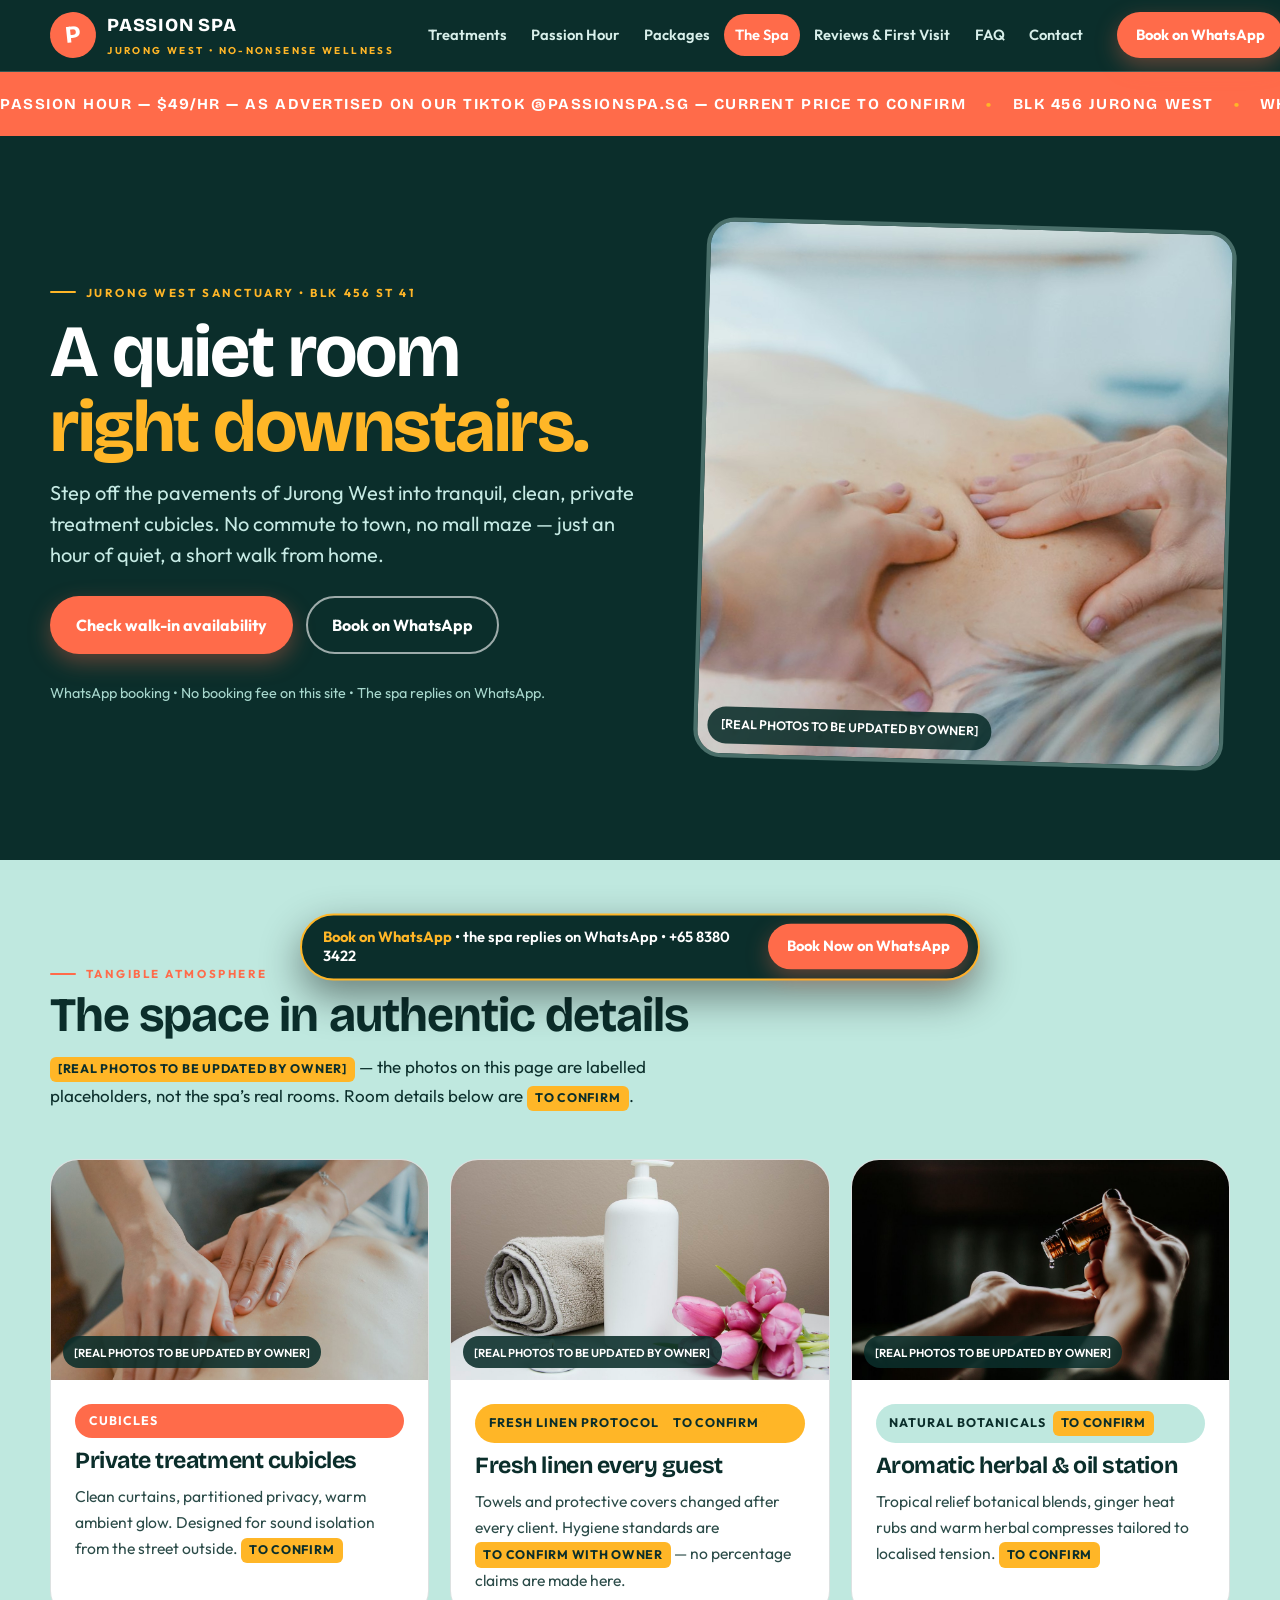
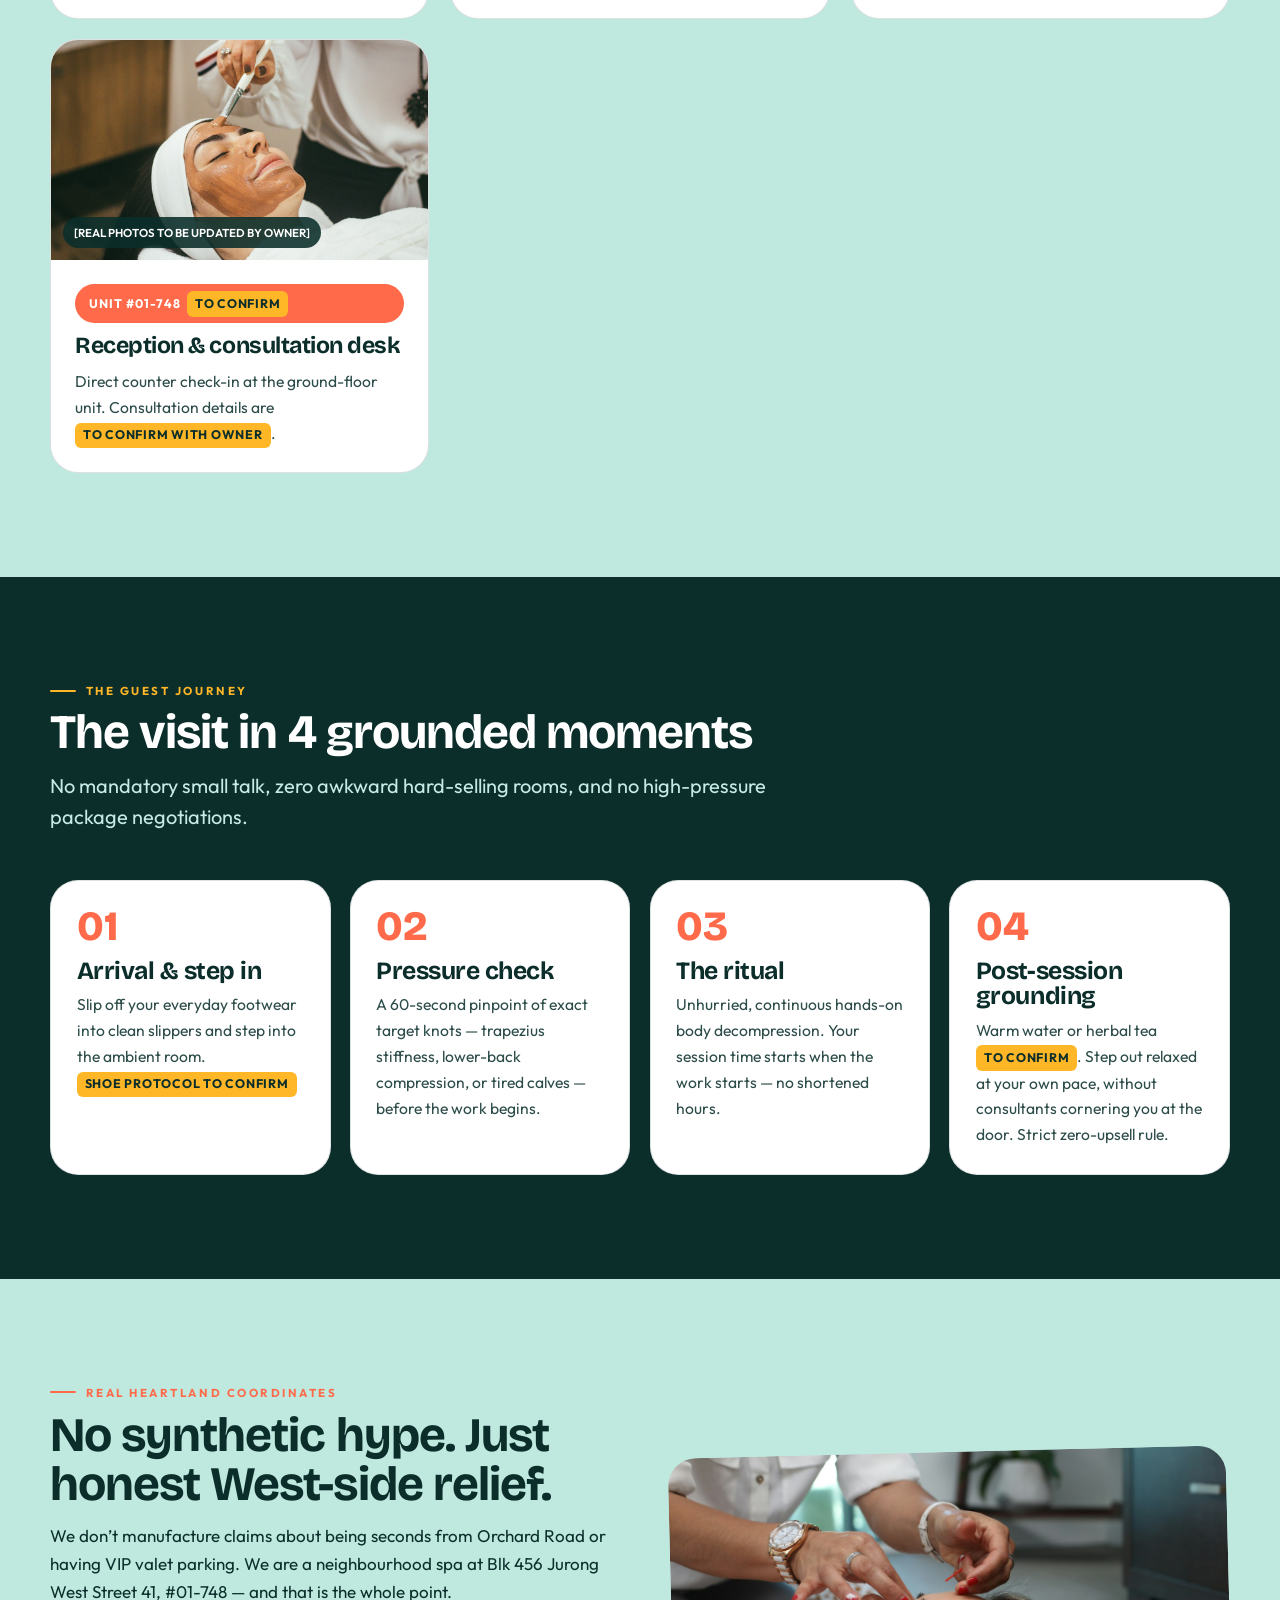
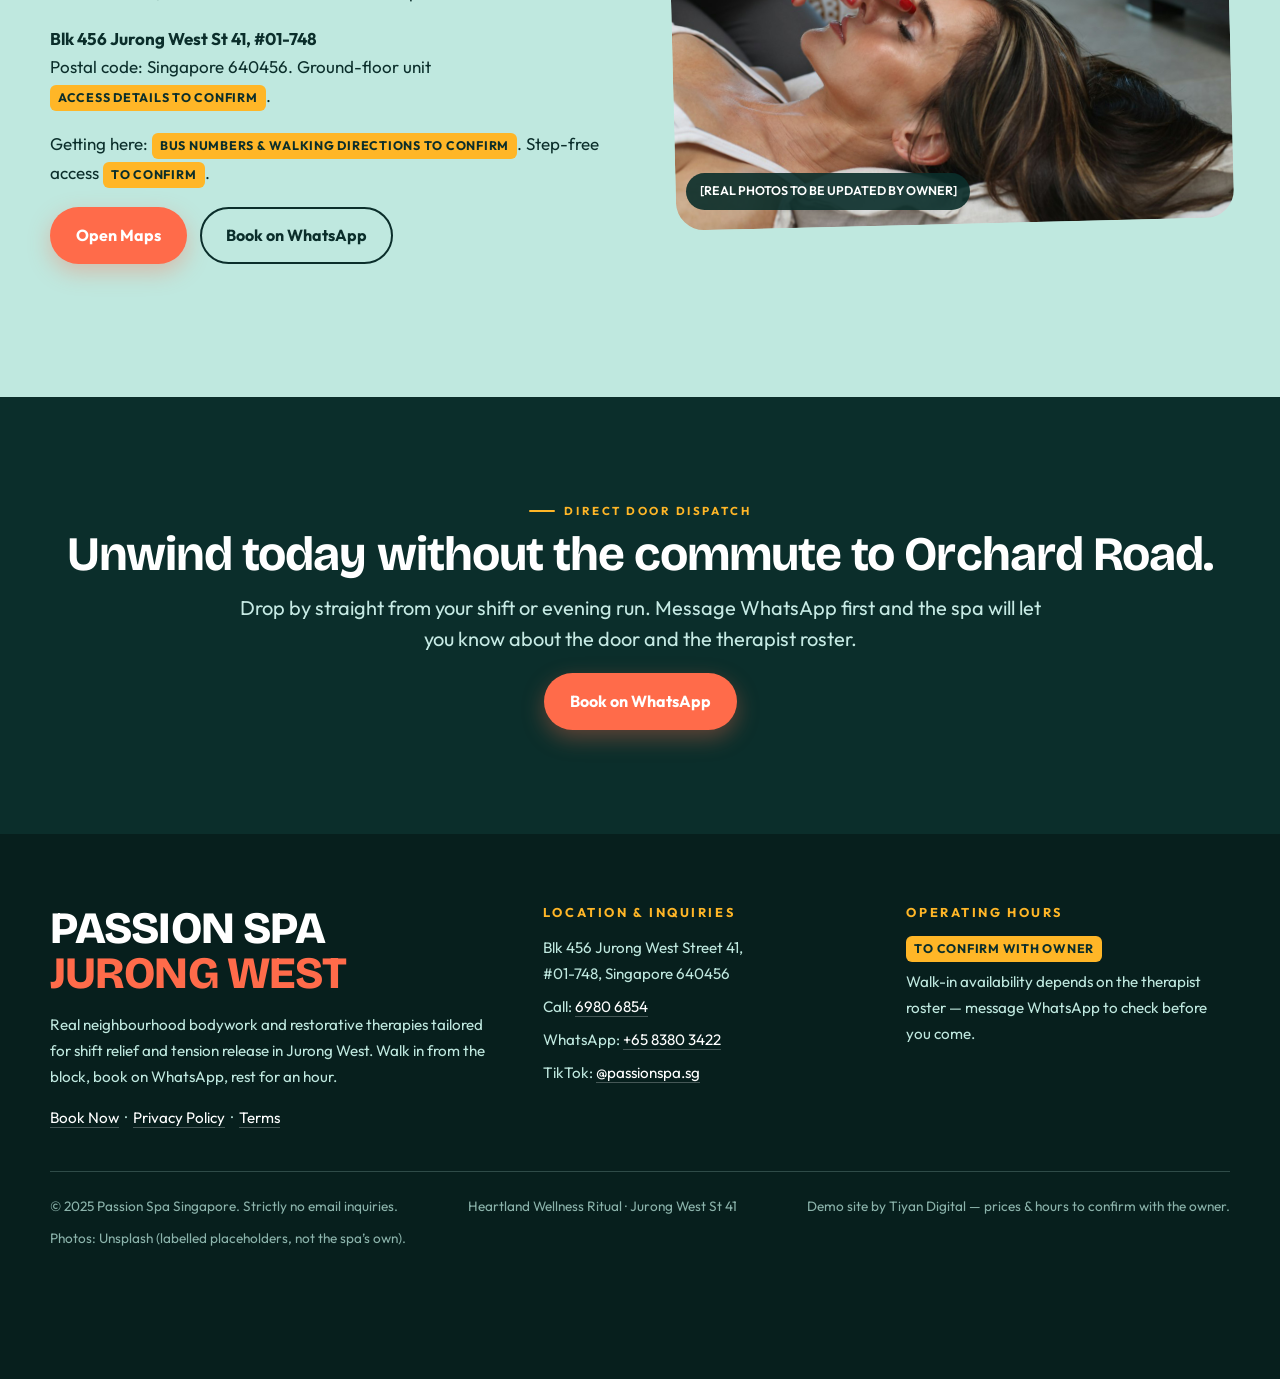
<file: the-spa.html>
<!DOCTYPE html>
<html lang="en-SG">
<head>
<meta charset="utf-8">
<meta name="viewport" content="width=device-width, initial-scale=1">
<title>The Spa — A Quiet Room Right Downstairs | Passion Spa — Jurong West</title>
<meta name="description" content="Inside Passion Spa at Blk 456 Jurong West St 41: private treatment cubicles, fresh linen, botanical oils. Real photos to be updated by the owner.">
<meta property="og:title" content="The Spa — A Quiet Room Right Downstairs | Passion Spa — Jurong West">
<meta property="og:description" content="Inside Passion Spa at Blk 456 Jurong West St 41: private treatment cubicles, fresh linen, botanical oils. Real photos to be updated by the owner.">
<meta property="og:type" content="website">
<link rel="stylesheet" href="assets/css/style.css">
<link rel="icon" href="data:image/svg+xml,<svg xmlns=%22http://www.w3.org/2000/svg%22 viewBox=%220 0 100 100%22><circle cx=%2250%22 cy=%2250%22 r=%2248%22 fill=%22%23FF6B4A%22/><text x=%2250%22 y=%2272%22 font-size=%2260%22 font-family=%22sans-serif%22 font-weight=%22bold%22 text-anchor=%22middle%22 fill=%22white%22>P</text></svg>">
</head>
<body>
<a class="skip-link" href="#main">Skip to content</a><header class="site-header"><div class="wrap header-inner"><a class="brand" href="index.html" aria-label="Passion Spa — home"><span class="brand-mark" aria-hidden="true">P</span><span><span class="brand-name">PASSION SPA</span><span class="brand-tag" style="display:block">JURONG WEST &bull; NO-NONSENSE WELLNESS</span></span></a><button class="nav-toggle" aria-label="Open menu" aria-expanded="false">&#9776;</button><nav class="main-nav" aria-label="Main navigation"><a href="treatments.html">Treatments</a><a href="passion-hour.html">Passion Hour</a><a href="packages.html">Packages</a><a href="the-spa.html" class="active" aria-current="page">The Spa</a><a href="reviews-first-visit.html">Reviews & First Visit</a><a href="faq.html">FAQ</a><a href="contact.html">Contact</a></nav><a class="btn btn-coral btn-sm header-cta" href="https://wa.me/6583803422" target="_blank" rel="noopener">Book on WhatsApp</a></div></header><div class="ticker" aria-hidden="true"><div class="ticker-track"><span>PASSION HOUR &mdash; $49/HR &mdash; AS ADVERTISED ON OUR TIKTOK @PASSIONSPA.SG &mdash; CURRENT PRICE TO CONFIRM <span class='sep'>&bull;</span> BLK 456 JURONG WEST <span class='sep'>&bull;</span> WHATSAPP BOOKING +65 8380 3422 <span class='sep'>&bull;</span> PASSION HOUR &mdash; $49/HR &mdash; AS ADVERTISED ON OUR TIKTOK @PASSIONSPA.SG &mdash; CURRENT PRICE TO CONFIRM <span class='sep'>&bull;</span> BLK 456 JURONG WEST <span class='sep'>&bull;</span> WHATSAPP BOOKING +65 8380 3422 <span class='sep'>&bull;</span> PASSION HOUR &mdash; $49/HR &mdash; AS ADVERTISED ON OUR TIKTOK @PASSIONSPA.SG &mdash; CURRENT PRICE TO CONFIRM <span class='sep'>&bull;</span> BLK 456 JURONG WEST <span class='sep'>&bull;</span> WHATSAPP BOOKING +65 8380 3422 <span class='sep'>&bull;</span> PASSION HOUR &mdash; $49/HR &mdash; AS ADVERTISED ON OUR TIKTOK @PASSIONSPA.SG &mdash; CURRENT PRICE TO CONFIRM <span class='sep'>&bull;</span> BLK 456 JURONG WEST <span class='sep'>&bull;</span> WHATSAPP BOOKING +65 8380 3422 <span class='sep'>&bull;</span> </span><span>PASSION HOUR &mdash; $49/HR &mdash; AS ADVERTISED ON OUR TIKTOK @PASSIONSPA.SG &mdash; CURRENT PRICE TO CONFIRM <span class='sep'>&bull;</span> BLK 456 JURONG WEST <span class='sep'>&bull;</span> WHATSAPP BOOKING +65 8380 3422 <span class='sep'>&bull;</span> PASSION HOUR &mdash; $49/HR &mdash; AS ADVERTISED ON OUR TIKTOK @PASSIONSPA.SG &mdash; CURRENT PRICE TO CONFIRM <span class='sep'>&bull;</span> BLK 456 JURONG WEST <span class='sep'>&bull;</span> WHATSAPP BOOKING +65 8380 3422 <span class='sep'>&bull;</span> PASSION HOUR &mdash; $49/HR &mdash; AS ADVERTISED ON OUR TIKTOK @PASSIONSPA.SG &mdash; CURRENT PRICE TO CONFIRM <span class='sep'>&bull;</span> BLK 456 JURONG WEST <span class='sep'>&bull;</span> WHATSAPP BOOKING +65 8380 3422 <span class='sep'>&bull;</span> PASSION HOUR &mdash; $49/HR &mdash; AS ADVERTISED ON OUR TIKTOK @PASSIONSPA.SG &mdash; CURRENT PRICE TO CONFIRM <span class='sep'>&bull;</span> BLK 456 JURONG WEST <span class='sep'>&bull;</span> WHATSAPP BOOKING +65 8380 3422 <span class='sep'>&bull;</span> </span></div></div><main id="main">

<section class="hero sec-dark"><div class="wrap hero-grid">
  <div>
    <p class="eyebrow on-dark">Jurong West sanctuary &bull; Blk 456 St 41</p>
    <h1 style="color:#fff;margin:.8rem 0">A quiet room<br><span style="color:var(--gold)">right downstairs.</span></h1>
    <p class="lede">Step off the pavements of Jurong West into tranquil, clean, private treatment cubicles. No commute to town, no mall maze &mdash; just an hour of quiet, a short walk from home.</p>
    <div class="hero-cta-row mt">
      <a class="btn btn-coral" href="https://wa.me/6583803422?text=Hi%20Passion%20Spa%21%20Are%20there%20any%20walk-in%20slots%20available%20today%20at%20Blk%20456%20Jurong%20West%3F%20Thank%20you%21" target="_blank" rel="noopener">Check walk-in availability</a>
      <a class="btn btn-outline-light" href="book.html">Book on WhatsApp</a>
    </div>
    <p class="qualifier">WhatsApp booking &bull; No booking fee on this site &bull; The spa replies on WhatsApp.</p>
  </div>
  <div class="hero-photo">
    <img src="assets/img/spa-04.jpg" alt="Back massage treatment — photographic placeholder, not the spa's own photo" loading="eager">
    <span class="photo-tag">[REAL PHOTOS TO BE UPDATED BY OWNER]</span>
  </div>
</div></section>

<section class="sec-mist"><div class="wrap">
  <div class="sec-head">
    <p class="eyebrow">Tangible atmosphere</p>
    <h2>The space in authentic details</h2>
    <p><span class="to-confirm">[Real photos to be updated by owner]</span> &mdash; the photos on this page are labelled placeholders, not the spa&rsquo;s real rooms. Room details below are <span class="to-confirm">To confirm</span>.</p>
  </div>
  <div class="card-grid">
    <article class="card"><div class="card-media"><img src="assets/img/spa-05.jpg" alt="Private treatment cubicle — photographic placeholder" loading="lazy"><span class="photo-label">[REAL PHOTOS TO BE UPDATED BY OWNER]</span></div>
      <div class="card-body"><span class="chip coral">Cubicles</span><h3>Private treatment cubicles</h3><p>Clean curtains, partitioned privacy, warm ambient glow. Designed for sound isolation from the street outside. <span class="to-confirm">To confirm</span></p></div></article>
    <article class="card"><div class="card-media"><img src="assets/img/spa-02.jpg" alt="Rolled towels and spa lotion — photographic placeholder" loading="lazy"><span class="photo-label">[REAL PHOTOS TO BE UPDATED BY OWNER]</span></div>
      <div class="card-body"><span class="chip gold">Fresh linen protocol <span class="to-confirm">To confirm</span></span><h3>Fresh linen every guest</h3><p>Towels and protective covers changed after every client. Hygiene standards are <span class="to-confirm">To confirm with owner</span> &mdash; no percentage claims are made here.</p></div></article>
    <article class="card"><div class="card-media"><img src="assets/img/spa-06.jpg" alt="Massage oil being poured — photographic placeholder" loading="lazy"><span class="photo-label">[REAL PHOTOS TO BE UPDATED BY OWNER]</span></div>
      <div class="card-body"><span class="chip mist">Natural botanicals <span class="to-confirm">To confirm</span></span><h3>Aromatic herbal &amp; oil station</h3><p>Tropical relief botanical blends, ginger heat rubs and warm herbal compresses tailored to localised tension. <span class="to-confirm">To confirm</span></p></div></article>
    <article class="card"><div class="card-media"><img src="assets/img/spa-10.jpg" alt="Reception area — photographic placeholder" loading="lazy"><span class="photo-label">[REAL PHOTOS TO BE UPDATED BY OWNER]</span></div>
      <div class="card-body"><span class="chip coral">Unit #01-748 <span class="to-confirm">To confirm</span></span><h3>Reception &amp; consultation desk</h3><p>Direct counter check-in at the ground-floor unit. Consultation details are <span class="to-confirm">To confirm with owner</span>.</p></div></article>
  </div>
</div></section>

<section class="sec-dark"><div class="wrap">
  <div class="sec-head">
    <p class="eyebrow on-dark">The guest journey</p>
    <h2 style="color:#fff">The visit in 4 grounded moments</h2>
    <p class="lede">No mandatory small talk, zero awkward hard-selling rooms, and no high-pressure package negotiations.</p>
  </div>
  <div class="journey">
    <div class="step"><div class="num">01</div><h3>Arrival &amp; step in</h3><p>Slip off your everyday footwear into clean slippers and step into the ambient room. <span class="to-confirm">Shoe protocol to confirm</span></p></div>
    <div class="step"><div class="num">02</div><h3>Pressure check</h3><p>A 60-second pinpoint of exact target knots &mdash; trapezius stiffness, lower-back compression, or tired calves &mdash; before the work begins.</p></div>
    <div class="step"><div class="num">03</div><h3>The ritual</h3><p>Unhurried, continuous hands-on body decompression. Your session time starts when the work starts &mdash; no shortened hours.</p></div>
    <div class="step"><div class="num">04</div><h3>Post-session grounding</h3><p>Warm water or herbal tea <span class="to-confirm">To confirm</span>. Step out relaxed at your own pace, without consultants cornering you at the door. Strict zero-upsell rule.</p></div>
  </div>
</div></section>

<section class="sec-mist"><div class="wrap split">
  <div>
    <p class="eyebrow">Real heartland coordinates</p>
    <h2 style="margin:.6rem 0 .8rem">No synthetic hype. Just honest West-side relief.</h2>
    <p>We don&rsquo;t manufacture claims about being seconds from Orchard Road or having VIP valet parking. We are a neighbourhood spa at Blk 456 Jurong West Street 41, #01-748 &mdash; and that is the whole point.</p>
    <p class="mt"><strong>Blk 456 Jurong West St 41, #01-748</strong><br>Postal code: Singapore 640456. Ground-floor unit <span class="to-confirm">Access details to confirm</span>.</p>
    <p class="mt">Getting here: <span class="to-confirm">Bus numbers &amp; walking directions to confirm</span>. Step-free access <span class="to-confirm">To confirm</span>.</p>
    <div class="hero-cta-row mt">
      <a class="btn btn-coral" href="https://www.google.com/maps/search/?api=1&query=Blk+456+Jurong+West+Street+41+Singapore+640456" target="_blank" rel="noopener">Open Maps</a>
      <a class="btn btn-outline" href="https://wa.me/6583803422" target="_blank" rel="noopener">Book on WhatsApp</a>
    </div>
  </div>
  <div class="img-frame tilt">
    <img src="assets/img/spa-11.jpg" alt="Spa exterior area — photographic placeholder" loading="lazy">
    <span class="photo-label">[REAL PHOTOS TO BE UPDATED BY OWNER]</span>
  </div>
</div></section>

<section class="sec-dark"><div class="wrap center">
  <p class="eyebrow on-dark" style="justify-content:center">Direct door dispatch</p>
  <h2 style="color:#fff;margin:.6rem 0 .8rem">Unwind today without the commute to Orchard Road.</h2>
  <p class="lede" style="margin-inline:auto">Drop by straight from your shift or evening run. Message WhatsApp first and the spa will let you know about the door and the therapist roster.</p>
  <a class="btn btn-coral mt" href="https://wa.me/6583803422" target="_blank" rel="noopener">Book on WhatsApp</a>
</div></section>

</main>
<footer class="site-footer"><div class="wrap"><div class="footer-grid"><div><div class="footer-brand">PASSION SPA<br><span>JURONG WEST</span></div><p style="margin-top:1rem">Real neighbourhood bodywork and restorative therapies tailored for shift relief and tension release in Jurong West. Walk in from the block, book on WhatsApp, rest for an hour.</p><p style="margin-top:1rem"><a href="book.html">Book Now</a> &nbsp;&middot;&nbsp; <a href="privacy.html">Privacy Policy</a> &nbsp;&middot;&nbsp; <a href="terms.html">Terms</a></p></div><div><h4>Location &amp; Inquiries</h4><ul><li>Blk 456 Jurong West Street 41,<br>#01-748, Singapore 640456</li><li>Call: <a href="tel:+6569806854">6980 6854</a></li><li>WhatsApp: <a href="https://wa.me/6583803422" target="_blank" rel="noopener">+65 8380 3422</a></li><li>TikTok: <a href="https://www.tiktok.com/@passionspa.sg" target="_blank" rel="noopener">@passionspa.sg</a></li></ul></div><div><h4>Operating Hours</h4><ul><li><span class='to-confirm'>To confirm with owner</span></li><li>Walk-in availability depends on the therapist roster &mdash; message WhatsApp to check before you come.</li></ul></div></div><div class="footer-base"><span>&copy; 2025 Passion Spa Singapore. Strictly no email inquiries.</span><span>Heartland Wellness Ritual &middot; Jurong West St 41</span><span>Demo site by Tiyan Digital &mdash; prices &amp; hours to confirm with the owner.</span><span>Photos: Unsplash (labelled placeholders, not the spa&rsquo;s own).</span></div></div></footer><div class="sticky-bar" role="complementary" aria-label="Quick booking bar"><span class="txt"><b>Book on WhatsApp</b> &bull; the spa replies on WhatsApp &bull; +65 8380 3422</span><a class="btn btn-coral btn-sm" href="https://wa.me/6583803422" target="_blank" rel="noopener">Book Now on WhatsApp</a></div>
<script src="assets/js/main.js" defer></script>
</body>
</html>
</file>
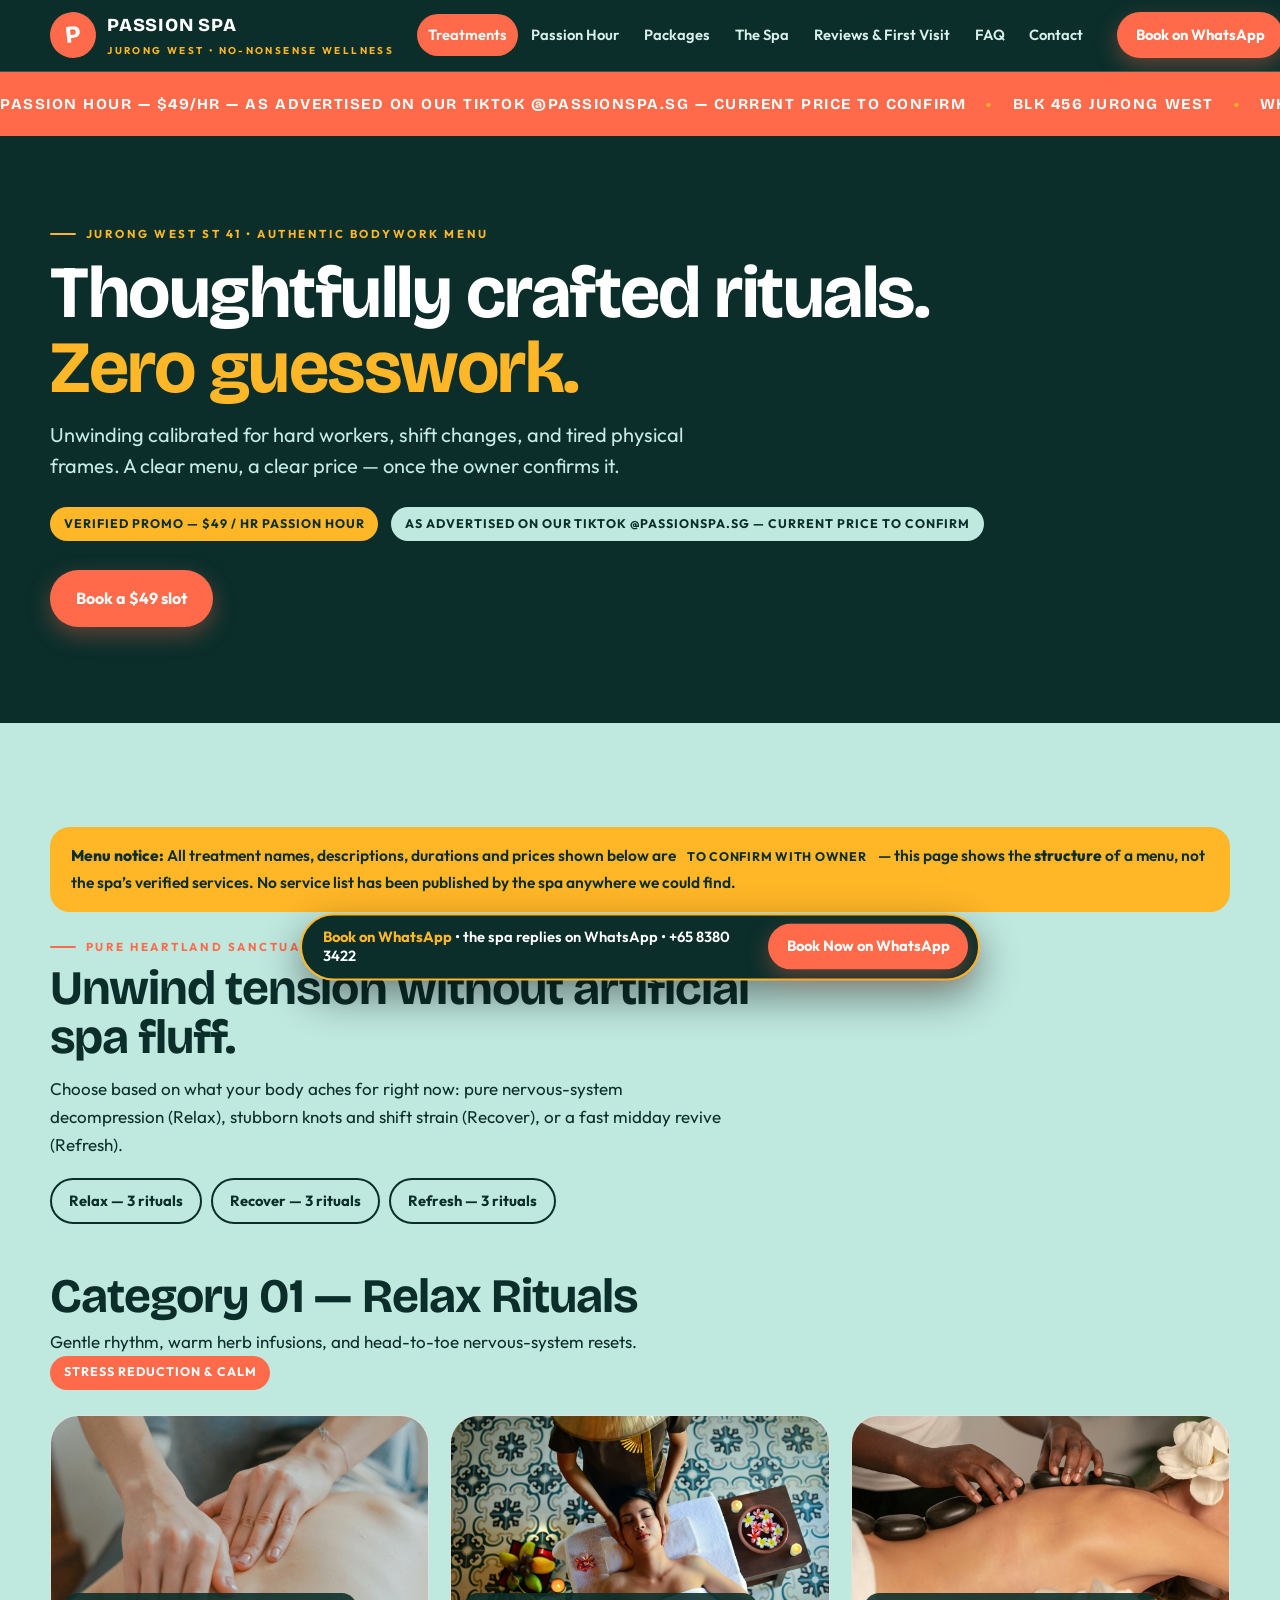
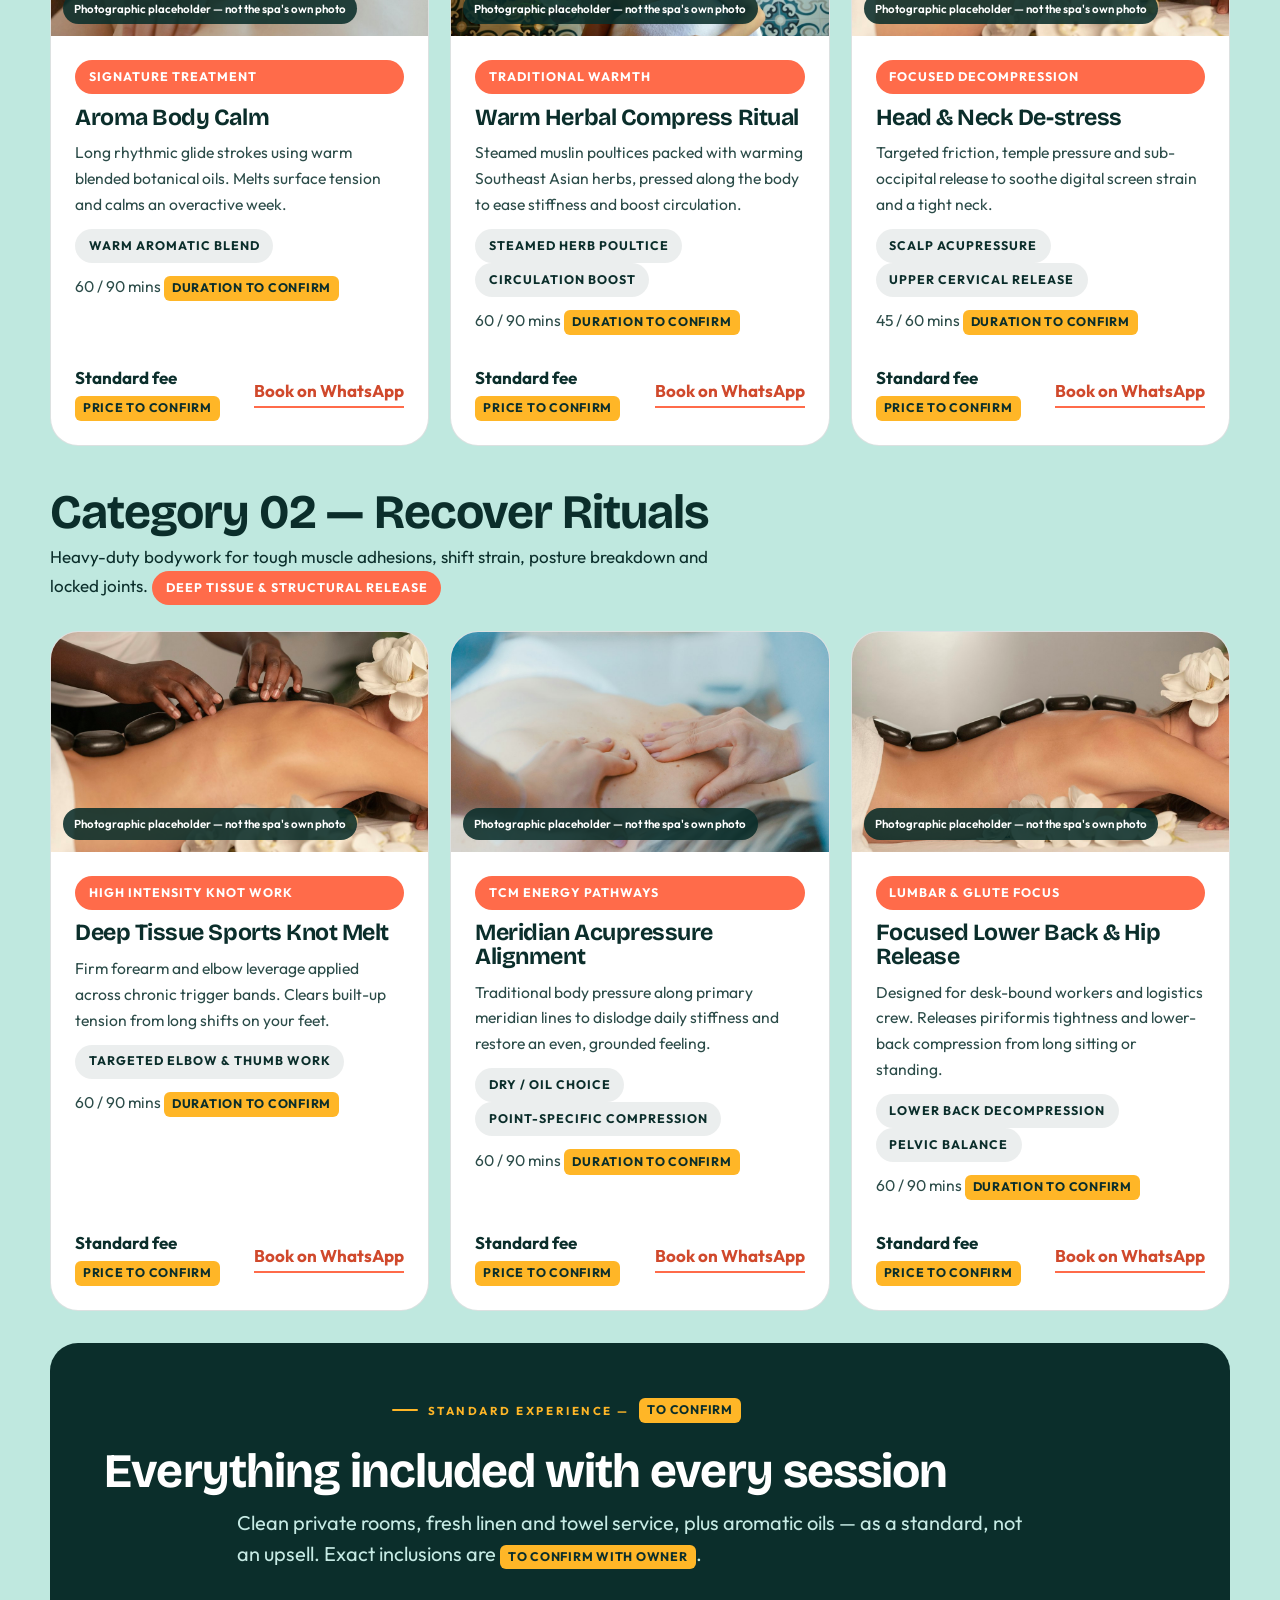
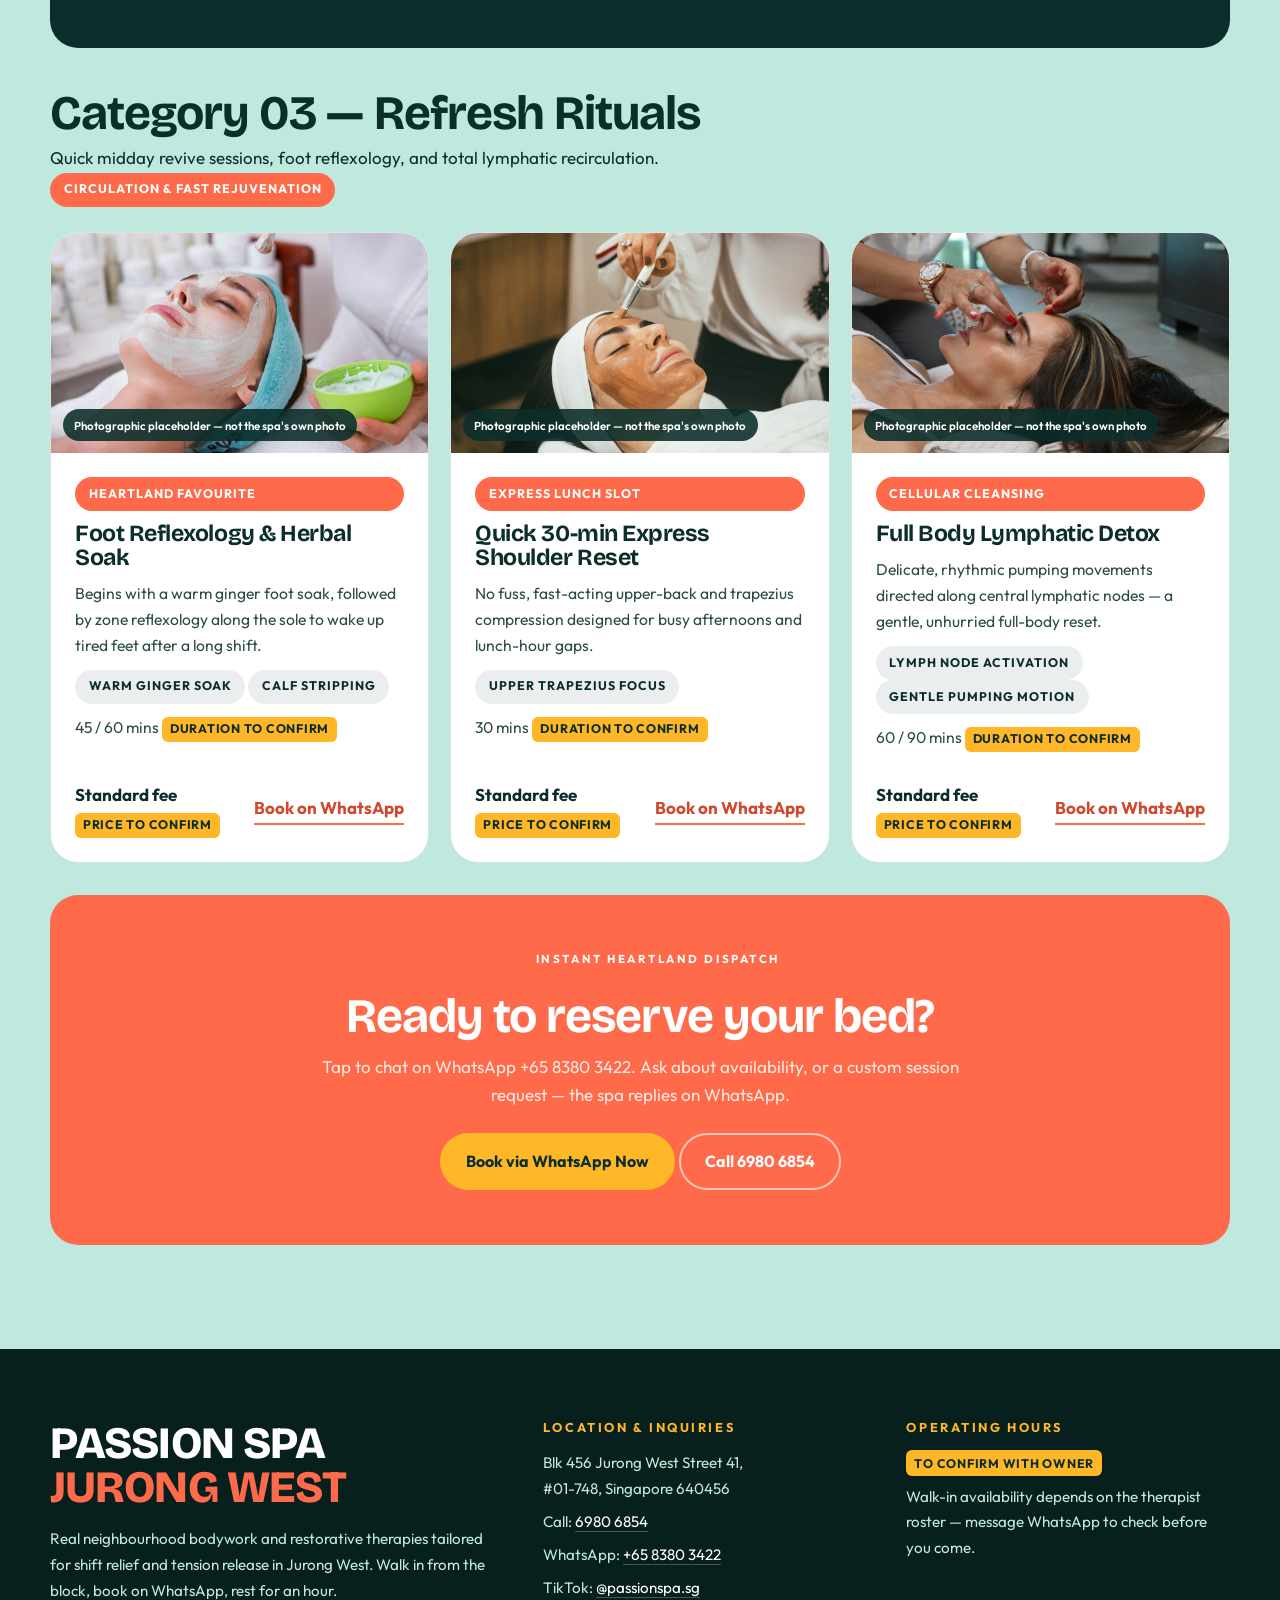
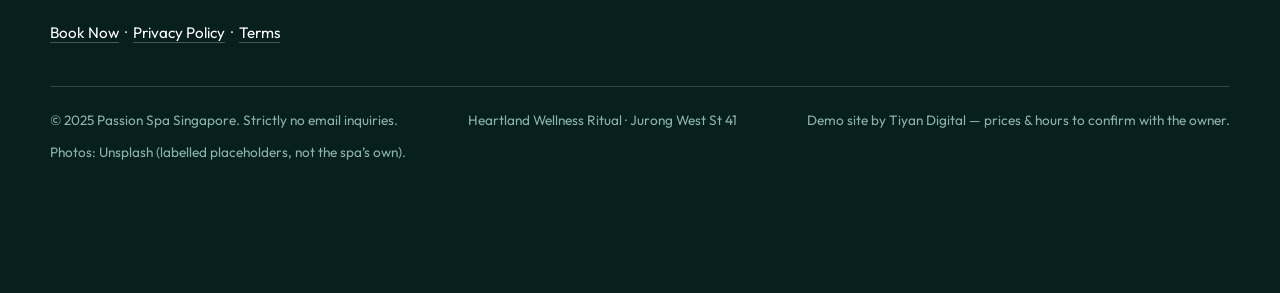
<file: treatments.html>
<!DOCTYPE html>
<html lang="en-SG">
<head>
<meta charset="utf-8">
<meta name="viewport" content="width=device-width, initial-scale=1">
<title>Treatments — Relax, Recover, Refresh | Passion Spa — Jurong West</title>
<meta name="description" content="Passion Spa treatment menu (sample structure — names, durations and prices to confirm with the owner). Relax, Recover and Refresh rituals at Blk 456 Jurong West.">
<meta property="og:title" content="Treatments — Relax, Recover, Refresh | Passion Spa — Jurong West">
<meta property="og:description" content="Passion Spa treatment menu (sample structure — names, durations and prices to confirm with the owner). Relax, Recover and Refresh rituals at Blk 456 Jurong West.">
<meta property="og:type" content="website">
<link rel="stylesheet" href="assets/css/style.css">
<link rel="icon" href="data:image/svg+xml,<svg xmlns=%22http://www.w3.org/2000/svg%22 viewBox=%220 0 100 100%22><circle cx=%2250%22 cy=%2250%22 r=%2248%22 fill=%22%23FF6B4A%22/><text x=%2250%22 y=%2272%22 font-size=%2260%22 font-family=%22sans-serif%22 font-weight=%22bold%22 text-anchor=%22middle%22 fill=%22white%22>P</text></svg>">
</head>
<body>
<a class="skip-link" href="#main">Skip to content</a><header class="site-header"><div class="wrap header-inner"><a class="brand" href="index.html" aria-label="Passion Spa — home"><span class="brand-mark" aria-hidden="true">P</span><span><span class="brand-name">PASSION SPA</span><span class="brand-tag" style="display:block">JURONG WEST &bull; NO-NONSENSE WELLNESS</span></span></a><button class="nav-toggle" aria-label="Open menu" aria-expanded="false">&#9776;</button><nav class="main-nav" aria-label="Main navigation"><a href="treatments.html" class="active" aria-current="page">Treatments</a><a href="passion-hour.html">Passion Hour</a><a href="packages.html">Packages</a><a href="the-spa.html">The Spa</a><a href="reviews-first-visit.html">Reviews & First Visit</a><a href="faq.html">FAQ</a><a href="contact.html">Contact</a></nav><a class="btn btn-coral btn-sm header-cta" href="https://wa.me/6583803422" target="_blank" rel="noopener">Book on WhatsApp</a></div></header><div class="ticker" aria-hidden="true"><div class="ticker-track"><span>PASSION HOUR &mdash; $49/HR &mdash; AS ADVERTISED ON OUR TIKTOK @PASSIONSPA.SG &mdash; CURRENT PRICE TO CONFIRM <span class='sep'>&bull;</span> BLK 456 JURONG WEST <span class='sep'>&bull;</span> WHATSAPP BOOKING +65 8380 3422 <span class='sep'>&bull;</span> PASSION HOUR &mdash; $49/HR &mdash; AS ADVERTISED ON OUR TIKTOK @PASSIONSPA.SG &mdash; CURRENT PRICE TO CONFIRM <span class='sep'>&bull;</span> BLK 456 JURONG WEST <span class='sep'>&bull;</span> WHATSAPP BOOKING +65 8380 3422 <span class='sep'>&bull;</span> PASSION HOUR &mdash; $49/HR &mdash; AS ADVERTISED ON OUR TIKTOK @PASSIONSPA.SG &mdash; CURRENT PRICE TO CONFIRM <span class='sep'>&bull;</span> BLK 456 JURONG WEST <span class='sep'>&bull;</span> WHATSAPP BOOKING +65 8380 3422 <span class='sep'>&bull;</span> PASSION HOUR &mdash; $49/HR &mdash; AS ADVERTISED ON OUR TIKTOK @PASSIONSPA.SG &mdash; CURRENT PRICE TO CONFIRM <span class='sep'>&bull;</span> BLK 456 JURONG WEST <span class='sep'>&bull;</span> WHATSAPP BOOKING +65 8380 3422 <span class='sep'>&bull;</span> </span><span>PASSION HOUR &mdash; $49/HR &mdash; AS ADVERTISED ON OUR TIKTOK @PASSIONSPA.SG &mdash; CURRENT PRICE TO CONFIRM <span class='sep'>&bull;</span> BLK 456 JURONG WEST <span class='sep'>&bull;</span> WHATSAPP BOOKING +65 8380 3422 <span class='sep'>&bull;</span> PASSION HOUR &mdash; $49/HR &mdash; AS ADVERTISED ON OUR TIKTOK @PASSIONSPA.SG &mdash; CURRENT PRICE TO CONFIRM <span class='sep'>&bull;</span> BLK 456 JURONG WEST <span class='sep'>&bull;</span> WHATSAPP BOOKING +65 8380 3422 <span class='sep'>&bull;</span> PASSION HOUR &mdash; $49/HR &mdash; AS ADVERTISED ON OUR TIKTOK @PASSIONSPA.SG &mdash; CURRENT PRICE TO CONFIRM <span class='sep'>&bull;</span> BLK 456 JURONG WEST <span class='sep'>&bull;</span> WHATSAPP BOOKING +65 8380 3422 <span class='sep'>&bull;</span> PASSION HOUR &mdash; $49/HR &mdash; AS ADVERTISED ON OUR TIKTOK @PASSIONSPA.SG &mdash; CURRENT PRICE TO CONFIRM <span class='sep'>&bull;</span> BLK 456 JURONG WEST <span class='sep'>&bull;</span> WHATSAPP BOOKING +65 8380 3422 <span class='sep'>&bull;</span> </span></div></div><main id="main">

<section class="hero sec-dark"><div class="wrap">
  <p class="eyebrow on-dark">Jurong West St 41 &bull; Authentic bodywork menu</p>
  <h1 style="color:#fff;margin:.8rem 0">Thoughtfully crafted rituals.<br><span style="color:var(--gold)">Zero guesswork.</span></h1>
  <p class="lede" style="max-width:640px">Unwinding calibrated for hard workers, shift changes, and tired physical frames. A clear menu, a clear price &mdash; once the owner confirms it.</p>
  <div class="hero-cta-row mt">
    <span class="chip gold">Verified promo &mdash; $49 / hr Passion Hour</span>
    <span class="chip mist">as advertised on our TikTok @passionspa.sg — current price to confirm</span>
  </div>
  <a class="btn btn-coral" href="passion-hour.html">Book a $49 slot</a>
</div></section>

<section class="sec-mist"><div class="wrap">
  <div class="notice-bar"><b>Menu notice:</b> All treatment names, descriptions, durations and prices shown below are <span class="to-confirm">To confirm with owner</span> &mdash; this page shows the <b>structure</b> of a menu, not the spa&rsquo;s verified services. No service list has been published by the spa anywhere we could find.</div>
  <div class="sec-head">
    <p class="eyebrow">Pure heartland sanctuary</p>
    <h2>Unwind tension without artificial spa fluff.</h2>
    <p>Choose based on what your body aches for right now: pure nervous-system decompression (Relax), stubborn knots and shift strain (Recover), or a fast midday revive (Refresh).</p>
    <div class="pill-row mt"><a class="btn btn-outline btn-sm" href="#relax">Relax &mdash; 3 rituals</a><a class="btn btn-outline btn-sm" href="#recover">Recover &mdash; 3 rituals</a><a class="btn btn-outline btn-sm" href="#refresh">Refresh &mdash; 3 rituals</a></div>
  </div>

  <h2 id="relax" style="margin-bottom:.4rem">Category 01 &mdash; Relax Rituals</h2>
  <p style="margin-bottom:1.6rem">Gentle rhythm, warm herb infusions, and head-to-toe nervous-system resets. <span class="chip coral">Stress reduction &amp; calm</span></p>
  <div class="card-grid">
<article class="card"><div class="card-media"><img src="assets/img/spa-05.jpg" alt="Aromatherapy massage setting — photographic placeholder" loading="lazy"><span class="photo-label">Photographic placeholder — not the spa's own photo</span></div><div class="card-body"><span class="chip coral">Signature treatment</span><h3>Aroma Body Calm</h3><p>Long rhythmic glide strokes using warm blended botanical oils. Melts surface tension and calms an overactive week.</p><p><span class="chip">Warm Aromatic Blend</span></p><p class="qualifier">60 / 90 mins <span class="to-confirm">Duration to confirm</span></p><div class="spacer"></div><div class="card-foot"><span><strong>Standard fee</strong><br><span class="to-confirm">Price to confirm</span></span><a class="text-link" href="https://wa.me/6583803422?text=Hello%20Passion%20Spa%21%20I%27d%20like%20to%20book%20the%20Aroma%20Body%20Calm%20treatment%20at%20Blk%20456%20Jurong%20West.%20Please%20let%20me%20know%20the%20price%20and%20available%20times.%20Thank%20you%21" target="_blank" rel="noopener">Book on WhatsApp</a></div></div></article>
<article class="card"><div class="card-media"><img src="assets/img/spa-07.jpg" alt="Warm herbal compress oils — photographic placeholder" loading="lazy"><span class="photo-label">Photographic placeholder — not the spa's own photo</span></div><div class="card-body"><span class="chip coral">Traditional warmth</span><h3>Warm Herbal Compress Ritual</h3><p>Steamed muslin poultices packed with warming Southeast Asian herbs, pressed along the body to ease stiffness and boost circulation.</p><p><span class="chip">Steamed Herb Poultice</span> <span class="chip">Circulation Boost</span></p><p class="qualifier">60 / 90 mins <span class="to-confirm">Duration to confirm</span></p><div class="spacer"></div><div class="card-foot"><span><strong>Standard fee</strong><br><span class="to-confirm">Price to confirm</span></span><a class="text-link" href="https://wa.me/6583803422?text=Hello%20Passion%20Spa%21%20I%27d%20like%20to%20book%20the%20Warm%20Herbal%20Compress%20Ritual%20at%20Blk%20456%20Jurong%20West.%20Please%20let%20me%20know%20the%20price%20and%20available%20times.%20Thank%20you%21" target="_blank" rel="noopener">Book on WhatsApp</a></div></div></article>
<article class="card"><div class="card-media"><img src="assets/img/spa-03.jpg" alt="Head and neck massage — photographic placeholder" loading="lazy"><span class="photo-label">Photographic placeholder — not the spa's own photo</span></div><div class="card-body"><span class="chip coral">Focused decompression</span><h3>Head &amp; Neck De-stress</h3><p>Targeted friction, temple pressure and sub-occipital release to soothe digital screen strain and a tight neck.</p><p><span class="chip">Scalp Acupressure</span> <span class="chip">Upper Cervical Release</span></p><p class="qualifier">45 / 60 mins <span class="to-confirm">Duration to confirm</span></p><div class="spacer"></div><div class="card-foot"><span><strong>Standard fee</strong><br><span class="to-confirm">Price to confirm</span></span><a class="text-link" href="https://wa.me/6583803422?text=Hello%20Passion%20Spa%21%20I%27d%20like%20to%20book%20the%20Head%20%26%20Neck%20De-stress%20treatment%20at%20Blk%20456%20Jurong%20West.%20Please%20let%20me%20know%20the%20price%20and%20available%20times.%20Thank%20you%21" target="_blank" rel="noopener">Book on WhatsApp</a></div></div></article>
  </div>

  <h2 id="recover" style="margin:2.6rem 0 .4rem">Category 02 &mdash; Recover Rituals</h2>
  <p style="margin-bottom:1.6rem">Heavy-duty bodywork for tough muscle adhesions, shift strain, posture breakdown and locked joints. <span class="chip coral">Deep tissue &amp; structural release</span></p>
  <div class="card-grid">
<article class="card"><div class="card-media"><img src="assets/img/spa-03.jpg" alt="Deep tissue massage — photographic placeholder" loading="lazy"><span class="photo-label">Photographic placeholder — not the spa's own photo</span></div><div class="card-body"><span class="chip coral">High intensity knot work</span><h3>Deep Tissue Sports Knot Melt</h3><p>Firm forearm and elbow leverage applied across chronic trigger bands. Clears built-up tension from long shifts on your feet.</p><p><span class="chip">Targeted Elbow &amp; Thumb Work</span></p><p class="qualifier">60 / 90 mins <span class="to-confirm">Duration to confirm</span></p><div class="spacer"></div><div class="card-foot"><span><strong>Standard fee</strong><br><span class="to-confirm">Price to confirm</span></span><a class="text-link" href="https://wa.me/6583803422?text=Hello%20Passion%20Spa%21%20I%27d%20like%20to%20book%20the%20Deep%20Tissue%20Sports%20Knot%20Melt%20at%20Blk%20456%20Jurong%20West.%20Please%20let%20me%20know%20the%20price%20and%20available%20times.%20Thank%20you%21" target="_blank" rel="noopener">Book on WhatsApp</a></div></div></article>
<article class="card"><div class="card-media"><img src="assets/img/spa-04.jpg" alt="Back massage treatment — photographic placeholder" loading="lazy"><span class="photo-label">Photographic placeholder — not the spa's own photo</span></div><div class="card-body"><span class="chip coral">TCM energy pathways</span><h3>Meridian Acupressure Alignment</h3><p>Traditional body pressure along primary meridian lines to dislodge daily stiffness and restore an even, grounded feeling.</p><p><span class="chip">Dry / Oil Choice</span> <span class="chip">Point-Specific Compression</span></p><p class="qualifier">60 / 90 mins <span class="to-confirm">Duration to confirm</span></p><div class="spacer"></div><div class="card-foot"><span><strong>Standard fee</strong><br><span class="to-confirm">Price to confirm</span></span><a class="text-link" href="https://wa.me/6583803422?text=Hello%20Passion%20Spa%21%20I%27d%20like%20to%20book%20the%20Meridian%20Acupressure%20Alignment%20at%20Blk%20456%20Jurong%20West.%20Please%20let%20me%20know%20the%20price%20and%20available%20times.%20Thank%20you%21" target="_blank" rel="noopener">Book on WhatsApp</a></div></div></article>
<article class="card"><div class="card-media"><img src="assets/img/spa-09.jpg" alt="Lower back massage — photographic placeholder" loading="lazy"><span class="photo-label">Photographic placeholder — not the spa's own photo</span></div><div class="card-body"><span class="chip coral">Lumbar &amp; glute focus</span><h3>Focused Lower Back &amp; Hip Release</h3><p>Designed for desk-bound workers and logistics crew. Releases piriformis tightness and lower-back compression from long sitting or standing.</p><p><span class="chip">Lower Back Decompression</span> <span class="chip">Pelvic Balance</span></p><p class="qualifier">60 / 90 mins <span class="to-confirm">Duration to confirm</span></p><div class="spacer"></div><div class="card-foot"><span><strong>Standard fee</strong><br><span class="to-confirm">Price to confirm</span></span><a class="text-link" href="https://wa.me/6583803422?text=Hello%20Passion%20Spa%21%20I%27d%20like%20to%20book%20the%20Focused%20Lower%20Back%20%26%20Hip%20Release%20at%20Blk%20456%20Jurong%20West.%20Please%20let%20me%20know%20the%20price%20and%20available%20times.%20Thank%20you%21" target="_blank" rel="noopener">Book on WhatsApp</a></div></div></article>
  </div>

  <div class="cta-band sec-dark mt-lg" style="text-align:left">
    <p class="eyebrow on-dark">Standard experience &mdash; <span class="to-confirm">To confirm</span></p>
    <h2 style="color:#fff">Everything included with every session</h2>
    <p class="lede">Clean private rooms, fresh linen and towel service, plus aromatic oils &mdash; as a standard, not an upsell. Exact inclusions are <span class="to-confirm">To confirm with owner</span>.</p>
  </div>

  <h2 id="refresh" style="margin:2.6rem 0 .4rem">Category 03 &mdash; Refresh Rituals</h2>
  <p style="margin-bottom:1.6rem">Quick midday revive sessions, foot reflexology, and total lymphatic recirculation. <span class="chip coral">Circulation &amp; fast rejuvenation</span></p>
  <div class="card-grid">
<article class="card"><div class="card-media"><img src="assets/img/spa-08.jpg" alt="Spa treatment in progress — photographic placeholder" loading="lazy"><span class="photo-label">Photographic placeholder — not the spa's own photo</span></div><div class="card-body"><span class="chip coral">Heartland favourite</span><h3>Foot Reflexology &amp; Herbal Soak</h3><p>Begins with a warm ginger foot soak, followed by zone reflexology along the sole to wake up tired feet after a long shift.</p><p><span class="chip">Warm Ginger Soak</span> <span class="chip">Calf Stripping</span></p><p class="qualifier">45 / 60 mins <span class="to-confirm">Duration to confirm</span></p><div class="spacer"></div><div class="card-foot"><span><strong>Standard fee</strong><br><span class="to-confirm">Price to confirm</span></span><a class="text-link" href="https://wa.me/6583803422?text=Hello%20Passion%20Spa%21%20I%27d%20like%20to%20book%20the%20Foot%20Reflexology%20%26%20Herbal%20Soak%20at%20Blk%20456%20Jurong%20West.%20Please%20let%20me%20know%20the%20price%20and%20available%20times.%20Thank%20you%21" target="_blank" rel="noopener">Book on WhatsApp</a></div></div></article>
<article class="card"><div class="card-media"><img src="assets/img/spa-10.jpg" alt="Express shoulder treatment — photographic placeholder" loading="lazy"><span class="photo-label">Photographic placeholder — not the spa's own photo</span></div><div class="card-body"><span class="chip coral">Express lunch slot</span><h3>Quick 30-min Express Shoulder Reset</h3><p>No fuss, fast-acting upper-back and trapezius compression designed for busy afternoons and lunch-hour gaps.</p><p><span class="chip">Upper Trapezius Focus</span></p><p class="qualifier">30 mins <span class="to-confirm">Duration to confirm</span></p><div class="spacer"></div><div class="card-foot"><span><strong>Standard fee</strong><br><span class="to-confirm">Price to confirm</span></span><a class="text-link" href="https://wa.me/6583803422?text=Hello%20Passion%20Spa%21%20I%27d%20like%20to%20book%20the%20Quick%2030-min%20Express%20Shoulder%20Reset%20at%20Blk%20456%20Jurong%20West.%20Please%20let%20me%20know%20the%20price%20and%20available%20times.%20Thank%20you%21" target="_blank" rel="noopener">Book on WhatsApp</a></div></div></article>
<article class="card"><div class="card-media"><img src="assets/img/spa-11.jpg" alt="Full body relaxation treatment — photographic placeholder" loading="lazy"><span class="photo-label">Photographic placeholder — not the spa's own photo</span></div><div class="card-body"><span class="chip coral">Cellular cleansing</span><h3>Full Body Lymphatic Detox</h3><p>Delicate, rhythmic pumping movements directed along central lymphatic nodes &mdash; a gentle, unhurried full-body reset.</p><p><span class="chip">Lymph Node Activation</span> <span class="chip">Gentle Pumping Motion</span></p><p class="qualifier">60 / 90 mins <span class="to-confirm">Duration to confirm</span></p><div class="spacer"></div><div class="card-foot"><span><strong>Standard fee</strong><br><span class="to-confirm">Price to confirm</span></span><a class="text-link" href="https://wa.me/6583803422?text=Hello%20Passion%20Spa%21%20I%27d%20like%20to%20book%20the%20Full%20Body%20Lymphatic%20Detox%20at%20Blk%20456%20Jurong%20West.%20Please%20let%20me%20know%20the%20price%20and%20available%20times.%20Thank%20you%21" target="_blank" rel="noopener">Book on WhatsApp</a></div></div></article>
  </div>

  <div class="cta-band sec-coral mt-lg">
    <p class="eyebrow" style="color:#fff;justify-content:center">Instant heartland dispatch</p>
    <h2>Ready to reserve your bed?</h2>
    <p style="color:#FFE9E3">Tap to chat on WhatsApp +65 8380 3422. Ask about availability, or a custom session request &mdash; the spa replies on WhatsApp.</p>
    <a class="btn btn-gold" href="book.html">Book via WhatsApp Now</a>
    <a class="btn btn-outline-light" href="tel:+6569806854">Call 6980 6854</a>
  </div>
</div></section>

</main>
<footer class="site-footer"><div class="wrap"><div class="footer-grid"><div><div class="footer-brand">PASSION SPA<br><span>JURONG WEST</span></div><p style="margin-top:1rem">Real neighbourhood bodywork and restorative therapies tailored for shift relief and tension release in Jurong West. Walk in from the block, book on WhatsApp, rest for an hour.</p><p style="margin-top:1rem"><a href="book.html">Book Now</a> &nbsp;&middot;&nbsp; <a href="privacy.html">Privacy Policy</a> &nbsp;&middot;&nbsp; <a href="terms.html">Terms</a></p></div><div><h4>Location &amp; Inquiries</h4><ul><li>Blk 456 Jurong West Street 41,<br>#01-748, Singapore 640456</li><li>Call: <a href="tel:+6569806854">6980 6854</a></li><li>WhatsApp: <a href="https://wa.me/6583803422" target="_blank" rel="noopener">+65 8380 3422</a></li><li>TikTok: <a href="https://www.tiktok.com/@passionspa.sg" target="_blank" rel="noopener">@passionspa.sg</a></li></ul></div><div><h4>Operating Hours</h4><ul><li><span class='to-confirm'>To confirm with owner</span></li><li>Walk-in availability depends on the therapist roster &mdash; message WhatsApp to check before you come.</li></ul></div></div><div class="footer-base"><span>&copy; 2025 Passion Spa Singapore. Strictly no email inquiries.</span><span>Heartland Wellness Ritual &middot; Jurong West St 41</span><span>Demo site by Tiyan Digital &mdash; prices &amp; hours to confirm with the owner.</span><span>Photos: Unsplash (labelled placeholders, not the spa&rsquo;s own).</span></div></div></footer><div class="sticky-bar" role="complementary" aria-label="Quick booking bar"><span class="txt"><b>Book on WhatsApp</b> &bull; the spa replies on WhatsApp &bull; +65 8380 3422</span><a class="btn btn-coral btn-sm" href="https://wa.me/6583803422" target="_blank" rel="noopener">Book Now on WhatsApp</a></div>
<script src="assets/js/main.js" defer></script>
</body>
</html>
</file>
<file: assets/css/style.css>
/* Self-hosted fonts (Google Fonts woff2, downloaded locally — no external font requests) */
@font-face{font-family:"Bricolage Grotesque";font-style:normal;font-weight:100 900;font-display:swap;src:url("../fonts/bricolage-grotesque.woff2") format("woff2")}
@font-face{font-family:"Outfit";font-style:normal;font-weight:100 900;font-display:swap;src:url("../fonts/outfit.woff2") format("woff2")}
/* Passion Spa — "Jurong Afterglow" design system
   Tokens: jade #0B2E2B / coral #FF6B4A / marigold #FFB627 / aqua mist #BFE8DF
   Type: Bricolage Grotesque (display) + Outfit (body) */
:root{
  --jade:#0B2E2B; --jade-2:#143633; --jade-3:#1E4A45; --jade-deep:#071F1D;
  --coral:#FF6B4A; --coral-deep:#D0492C; --coral-soft:#FFDAD2;
  --gold:#FFB627; --gold-soft:#FFDEAD;
  --mist:#BFE8DF; --mist-2:#D0F9F0; --mist-3:#8BB3AB;
  --ink:#0B2E2B; --ink-soft:#2C4C49; --paper:#F4FBF8;
  --line:rgba(11,46,43,.14); --line-light:rgba(191,232,223,.22);
  --r-lg:28px; --r-md:20px; --r-sm:14px;
  --font-display:"Bricolage Grotesque",system-ui,sans-serif;
  --font-body:"Outfit",system-ui,-apple-system,sans-serif;
  --ease:cubic-bezier(.16,1,.3,1);
  --shadow:0 18px 40px rgba(7,31,29,.22);
}
*{box-sizing:border-box;margin:0;padding:0}
html{scroll-behavior:smooth}
html,body{overflow-x:hidden}
body{
  font-family:var(--font-body); font-size:17px; line-height:1.65;
  color:var(--ink); background:var(--jade); -webkit-font-smoothing:antialiased;
}
body::selection{background:var(--coral);color:#fff}
img{max-width:100%;display:block}
a{color:inherit}
h1,h2,h3,h4{font-family:var(--font-display);line-height:1.02;letter-spacing:-.02em;font-weight:700}
h1{font-size:clamp(2.6rem,8.5vw,4.6rem)}
h2{font-size:clamp(1.9rem,5vw,3rem)}
h3{font-size:clamp(1.25rem,2.6vw,1.55rem)}
p{max-width:62ch}
.eyebrow{
  font-size:.72rem;font-weight:700;letter-spacing:.22em;text-transform:uppercase;
  color:var(--coral);display:flex;align-items:center;gap:.6rem;
}
.eyebrow::before{content:"";width:26px;height:2px;background:var(--coral);border-radius:2px}
.eyebrow.on-dark{color:var(--gold)}
.eyebrow.on-dark::before{background:var(--gold)}
.lede{font-size:clamp(1.05rem,2.4vw,1.25rem);line-height:1.55;color:var(--ink-soft)}
.sec-dark .lede{color:#C6EAE4}
.on-dark .lede{color:#C6EAE4}
.wrap{width:min(1180px,100% - 40px);margin-inline:auto}
section{padding:clamp(56px,9vw,104px) 0}
.sec-dark{background:var(--jade);color:#EAF7F3}
.sec-mist{background:var(--mist);color:var(--ink)}
.sec-mist2{background:var(--mist-2);color:var(--ink)}
.sec-coral{background:var(--coral);color:#fff}
.sec-gold{background:var(--gold);color:var(--jade)}
.sec-head{margin-bottom:clamp(28px,4vw,48px);max-width:760px}
.sec-head h2{margin:.5rem 0 .8rem}
.chip{
  display:inline-flex;align-items:center;gap:.4rem;
  font-size:.78rem;font-weight:700;letter-spacing:.08em;text-transform:uppercase;
  padding:.42rem .85rem;border-radius:999px;background:rgba(11,46,43,.08);color:var(--ink);
}
.chip.coral{background:var(--coral);color:#fff}
.chip.gold{background:var(--gold);color:var(--jade)}
.chip.mist{background:var(--mist);color:var(--jade)}
.chip.outline{background:transparent;border:1.5px solid currentColor}
.to-confirm{
  display:inline-block;font-size:.78rem;font-weight:700;letter-spacing:.06em;
  background:var(--gold);color:var(--jade);border-radius:6px;padding:.15rem .5rem;
  text-transform:uppercase;white-space:nowrap;
}
.to-confirm.dark{background:var(--jade);color:var(--gold)}
.qualifier{font-size:.9rem;color:var(--ink-soft)}
.sec-dark .qualifier{color:#A8D8CE}
.on-dark .qualifier{color:#A8D8CE}
.price{font-family:var(--font-display);font-weight:800;color:var(--coral)}

/* ---------- header ---------- */
.site-header{
  position:sticky;top:0;z-index:60;background:var(--jade);color:#fff;
  border-bottom:1px solid var(--line-light);
}
.header-inner{display:flex;align-items:center;gap:1.4rem;padding:.7rem 0}
.brand{display:flex;align-items:center;gap:.7rem;text-decoration:none;flex:0 0 auto}
.brand-mark{
  width:46px;height:46px;border-radius:50%;background:var(--coral);color:#fff;
  display:grid;place-items:center;font-family:var(--font-display);font-weight:800;font-size:1.5rem;
  transform:rotate(-6deg);flex:0 0 auto;
}
.brand-name{font-family:var(--font-display);font-weight:800;font-size:1.15rem;letter-spacing:.04em;line-height:1}
.brand-tag{font-size:.62rem;letter-spacing:.24em;color:var(--gold);font-weight:700;margin-top:.25rem}
.main-nav{display:flex;gap:.15rem;margin-left:auto}
.main-nav a{
  text-decoration:none;font-size:.92rem;font-weight:600;color:#D8EFEA;
  padding:.55rem .7rem;border-radius:999px;white-space:nowrap;
}
.main-nav a:hover{background:rgba(191,232,223,.12);color:#fff}
.main-nav a.active{background:var(--coral);color:#fff}
.btn{
  display:inline-flex;align-items:center;justify-content:center;gap:.5rem;
  font-family:var(--font-body);font-weight:700;font-size:1rem;text-decoration:none;
  padding:.85rem 1.5rem;border-radius:999px;border:2px solid transparent;cursor:pointer;
  transition:transform .25s var(--ease),background .25s,box-shadow .25s;min-height:48px;
}
.btn:active{transform:scale(.97)}
.btn-coral{background:var(--coral);color:#fff;box-shadow:0 8px 22px rgba(255,107,74,.35)}
.btn-coral:hover{background:var(--coral-deep)}
.btn-gold{background:var(--gold);color:var(--jade)}
.btn-gold:hover{filter:brightness(1.06)}
.btn-outline{border-color:var(--jade);color:var(--jade);background:transparent}
.btn-outline:hover{background:var(--jade);color:#fff}
.btn-outline-light{border-color:rgba(255,255,255,.6);color:#fff;background:transparent}
.btn-outline-light:hover{background:rgba(255,255,255,.12)}
.btn-sm{padding:.55rem 1.05rem;font-size:.92rem;min-height:44px}
.header-cta{flex:0 0 auto}
.nav-toggle{display:none;background:none;border:0;color:#fff;font-size:1.7rem;cursor:pointer;padding:.4rem;line-height:1}

/* ---------- ticker ---------- */
.ticker{background:var(--coral);color:#fff;overflow:hidden;white-space:nowrap;position:relative;z-index:5}
.ticker-track{display:inline-flex;animation:tick 32s linear infinite;will-change:transform}
.ticker span{
  font-family:var(--font-display);font-weight:700;font-size:.95rem;letter-spacing:.1em;
  padding:.62rem 0;display:inline-block;
}
.ticker .sep{color:var(--gold);padding-inline:.9rem}
@keyframes tick{from{transform:translateX(0)}to{transform:translateX(-50%)}}
@media (prefers-reduced-motion:reduce){.ticker-track{animation:none}}

/* ---------- hero ---------- */
.hero{padding:clamp(48px,7vw,88px) 0 clamp(56px,8vw,96px);position:relative;overflow:hidden}
.hero-grid{display:grid;grid-template-columns:1.05fr .95fr;gap:clamp(2rem,5vw,4rem);align-items:center}
.hero h1{color:#fff;margin:.9rem 0 1rem}
.hero h1 em{font-style:normal;color:var(--coral)}
.hero h1 .gold{color:var(--gold)}
.hero .lede{margin-bottom:1.6rem}
.hero-cta-row{display:flex;flex-wrap:wrap;gap:.8rem;margin-bottom:1.8rem}
.trust-row{display:flex;flex-wrap:wrap;gap:.5rem .9rem;font-size:.92rem;color:#BFE8DF}
.trust-row b{color:#fff}
.hero-photo{position:relative;transform:rotate(1.6deg)}
.hero-photo img{
  width:100%;height:clamp(320px,44vw,540px);object-fit:cover;
  border-radius:var(--r-lg);border:4px solid rgba(191,232,223,.35);
}
.hero-photo .photo-tag{
  position:absolute;left:14px;bottom:14px;background:rgba(11,46,43,.88);color:#fff;
  font-size:.78rem;font-weight:600;padding:.5rem .85rem;border-radius:999px;
}
.steam{position:absolute;inset:0;pointer-events:none;overflow:hidden;border-radius:var(--r-lg)}
.steam i{
  position:absolute;bottom:-12%;width:70px;height:150px;border-radius:50%;
  background:radial-gradient(ellipse at center,rgba(255,255,255,.5),transparent 70%);
  filter:blur(6px);opacity:0;animation:steam 7s ease-in-out infinite;
}
.steam i:nth-child(1){left:18%;animation-delay:0s}
.steam i:nth-child(2){left:46%;animation-delay:2.2s;width:90px}
.steam i:nth-child(3){left:70%;animation-delay:4.4s}
@keyframes steam{
  0%{transform:translateY(0) scaleX(1);opacity:0}
  25%{opacity:.55}
  100%{transform:translateY(-260px) scaleX(1.6);opacity:0}
}
@media (prefers-reduced-motion:reduce){.steam i{animation:none}}
.hero-badge{
  position:absolute;top:-18px;right:-8px;transform:rotate(5deg);
  background:var(--gold);color:var(--jade);font-family:var(--font-display);font-weight:800;
  font-size:1.05rem;padding:.7rem 1.1rem;border-radius:16px;box-shadow:var(--shadow);z-index:2;
}

/* ---------- booking bar ---------- */
.booking-bar{
  background:#fff;border-radius:var(--r-lg);padding:1.4rem;box-shadow:var(--shadow);
  margin-top:calc(-1 * clamp(28px,4vw,52px));position:relative;z-index:10;
  border:3px solid var(--gold);
}
.booking-bar h2{font-size:1.15rem;margin-bottom:.2rem}
.booking-bar .sub{font-size:.92rem;color:var(--ink-soft);margin-bottom:1rem}
.booking-grid{display:grid;grid-template-columns:1fr 1fr 1fr auto;gap:.8rem;align-items:end}
.field label{display:block;font-size:.72rem;font-weight:700;letter-spacing:.14em;text-transform:uppercase;color:var(--ink-soft);margin-bottom:.35rem}
.field select,.field input,.field textarea{
  width:100%;font-family:var(--font-body);font-size:1rem;font-weight:600;color:var(--ink);
  padding:.8rem .9rem;border:2px solid var(--line);border-radius:var(--r-sm);background:#fff;
  min-height:48px;
}
.field select:focus,.field input:focus,.field textarea:focus{outline:3px solid var(--coral);outline-offset:1px;border-color:var(--coral)}
.field textarea{min-height:96px;resize:vertical;font-weight:500}

/* ---------- cards ---------- */
.card-grid{display:grid;grid-template-columns:repeat(3,1fr);gap:1.3rem}
.card-grid.two{grid-template-columns:repeat(2,1fr)}
.card{
  background:#fff;border-radius:var(--r-lg);overflow:hidden;border:1px solid var(--line);
  display:flex;flex-direction:column;transition:transform .3s var(--ease),box-shadow .3s;
}
.card:hover{transform:translateY(-4px);box-shadow:var(--shadow)}
.card.tilt-l{transform:rotate(-1.2deg)}
.card.tilt-r{transform:rotate(1deg)}
.card.tilt-l:hover,.card.tilt-r:hover{transform:rotate(0) translateY(-4px)}
.card-media{position:relative;overflow:hidden}
.card-media img{width:100%;height:220px;object-fit:cover;transition:transform .5s var(--ease)}
.card:hover .card-media img{transform:scale(1.05)}
.card-body{padding:1.5rem;display:flex;flex-direction:column;gap:.7rem;flex:1}
.card-body h3{font-size:1.45rem}
.card-body p{font-size:.98rem;color:var(--ink-soft)}
.card-body .spacer{flex:1}
.card-foot{display:flex;align-items:center;justify-content:space-between;gap:.6rem;flex-wrap:wrap;margin-top:.4rem}
.card .photo-label{
  position:absolute;left:12px;bottom:12px;background:rgba(11,46,43,.88);color:#fff;
  font-size:.72rem;font-weight:600;padding:.4rem .7rem;border-radius:999px;
}
.text-link{font-weight:700;color:var(--coral-deep);text-decoration:none;border-bottom:2px solid var(--coral);padding-bottom:1px}
.text-link:hover{color:var(--coral)}
.on-dark .text-link{color:var(--gold);border-color:var(--gold)}

/* ---------- steps / how it works ---------- */
.steps{display:grid;grid-template-columns:repeat(3,1fr);gap:1.3rem;counter-reset:step}
.step{
  background:rgba(191,232,223,.1);border:1px solid var(--line-light);border-radius:var(--r-lg);
  padding:1.6rem;color:#EAF7F3;
}
.step .num{
  font-family:var(--font-display);font-size:2.6rem;font-weight:800;color:var(--gold);line-height:1;
}
.step h3{color:#fff;margin:.7rem 0 .5rem}
.step p{color:#BFE8DF;font-size:.98rem}
.step .note{margin-top:.7rem;font-size:.85rem;color:var(--gold);font-weight:700}

/* ---------- misc sections ---------- */
.split{display:grid;grid-template-columns:1fr 1fr;gap:clamp(2rem,5vw,4rem);align-items:center}
.split img{width:100%;height:100%;min-height:320px;object-fit:cover;border-radius:var(--r-lg)}
.img-frame{position:relative}
.img-frame.tilt img{transform:rotate(-1.4deg)}
.img-frame .photo-label{
  position:absolute;left:14px;bottom:14px;background:rgba(11,46,43,.9);color:#fff;
  font-size:.78rem;font-weight:600;padding:.5rem .85rem;border-radius:999px;z-index:2;
}
.benefit-list{display:grid;gap:1.1rem;margin-top:1.6rem}
.benefit{display:flex;gap:1rem;align-items:flex-start}
.benefit .ic{
  flex:0 0 46px;width:46px;height:46px;border-radius:14px;background:var(--coral);color:#fff;
  display:grid;place-items:center;font-family:var(--font-display);font-weight:800;font-size:1.2rem;
}
.benefit h3{font-size:1.2rem;margin-bottom:.2rem}
.benefit p{font-size:.97rem;color:var(--ink-soft)}
.cta-band{border-radius:var(--r-lg);padding:clamp(2rem,5vw,3.4rem);text-align:center}
.cta-band h2{margin:.6rem 0 .7rem}
.cta-band p{margin:0 auto 1.5rem}
.stat-row{display:flex;flex-wrap:wrap;gap:.8rem;margin-top:1.6rem}
.stat{
  background:rgba(11,46,43,.06);border:1.5px solid var(--line);border-radius:var(--r-md);
  padding:1rem 1.2rem;min-width:150px;flex:1;
}
.stat b{display:block;font-family:var(--font-display);font-size:1.5rem;line-height:1.1}
.stat span{font-size:.85rem;color:var(--ink-soft);font-weight:600}
.big-price{font-family:var(--font-display);font-weight:800;font-size:clamp(4.5rem,14vw,8.5rem);line-height:.9;color:var(--coral);letter-spacing:-.04em}
.big-price small{font-size:.32em;color:var(--ink-soft);letter-spacing:0}
.count-note{font-size:.9rem;color:var(--ink-soft);margin-top:.4rem}

/* ---------- pills / filter ---------- */
.pill-row{display:flex;flex-wrap:wrap;gap:.6rem}
.pill{
  font-family:var(--font-body);font-weight:700;font-size:.92rem;cursor:pointer;
  padding:.65rem 1.15rem;border-radius:999px;border:2px solid rgba(255,255,255,.35);
  background:transparent;color:#fff;min-height:44px;transition:all .2s;
}
.pill:hover{border-color:#fff}
.pill.active{background:var(--coral);border-color:var(--coral);color:#fff}
.pill.on-light{border-color:var(--jade);color:var(--jade)}
.pill.on-light.active{background:var(--jade);color:#fff}

/* ---------- accordion ---------- */
.acc{border-top:2px solid var(--line)}
.acc-item{border-bottom:2px solid var(--line)}
.acc-btn{
  width:100%;display:flex;justify-content:space-between;align-items:center;gap:1rem;
  background:none;border:0;cursor:pointer;text-align:left;padding:1.25rem .2rem;
  font-family:var(--font-display);font-size:1.15rem;font-weight:700;color:var(--ink);
}
.acc-btn .chev{flex:0 0 auto;width:36px;height:36px;border-radius:50%;background:var(--jade);color:var(--gold);display:grid;place-items:center;transition:transform .3s var(--ease);font-size:1.1rem}
.acc-item.open .chev{transform:rotate(180deg);background:var(--coral);color:#fff}
.acc-panel{max-height:0;overflow:hidden;transition:max-height .35s var(--ease)}
.acc-panel p{padding:0 .2rem 1.3rem;color:var(--ink-soft);max-width:70ch}
.acc-item.hidden{display:none}

/* ---------- book page ---------- */
.book-layout{display:grid;grid-template-columns:1.15fr .85fr;gap:1.6rem;align-items:start}
.book-step{
  background:rgba(191,232,223,.08);border:1px solid var(--line-light);border-radius:var(--r-lg);
  padding:1.5rem;margin-bottom:1.2rem;
}
.book-step .step-head{display:flex;gap:1rem;align-items:baseline;margin-bottom:1rem}
.book-step .step-head .n{
  font-family:var(--font-display);font-size:2rem;font-weight:800;color:var(--coral);line-height:1;flex:0 0 auto;
}
.book-step h3{color:#fff}
.book-step .hint{color:#9FC9C2;font-size:.92rem;margin-top:.2rem}
.opt-grid{display:grid;grid-template-columns:1fr 1fr;gap:.7rem}
.opt{
  text-align:left;cursor:pointer;font-family:var(--font-body);font-size:.95rem;font-weight:600;
  padding:.9rem 1rem;border-radius:var(--r-sm);border:2px solid rgba(191,232,223,.3);
  background:transparent;color:#EAF7F3;min-height:48px;transition:all .2s;
}
.opt small{display:block;font-weight:500;font-size:.85rem;color:#9FC9C2;margin-top:.15rem}
.opt:hover{border-color:var(--gold)}
.opt.selected{background:var(--coral);border-color:var(--coral);color:#fff}
.opt.selected small{color:#FFE9E3}
.opt.full{grid-column:1/-1}
.book-step .field input,.book-step .field textarea{
  background:rgba(255,255,255,.97);border-color:transparent;
}
.book-step .field label{color:var(--gold)}
.phone-preview{
  position:sticky;top:120px;background:#0E3A36;border:1px solid var(--line-light);
  border-radius:28px;padding:1.3rem;box-shadow:var(--shadow);
}
.phone-preview .wa-head{display:flex;align-items:center;gap:.8rem;padding-bottom:1rem;border-bottom:1px solid var(--line-light);margin-bottom:1rem}
.wa-avatar{
  width:48px;height:48px;border-radius:50%;background:var(--coral);color:#fff;
  display:grid;place-items:center;font-family:var(--font-display);font-weight:800;font-size:1.3rem;flex:0 0 auto;
}
.wa-head b{color:#fff;display:block;font-size:1.02rem}
.wa-head span{color:#8FD6C9;font-size:.85rem}
.wa-bubble{
  background:#DCF8C6;color:#12261F;border-radius:16px 16px 4px 16px;
  padding:1rem 1.1rem;font-size:.97rem;line-height:1.55;white-space:pre-wrap;word-break:break-word;
  margin-left:auto;max-width:92%;
}
.wa-bubble .time{display:block;text-align:right;font-size:.72rem;color:#5B7A6B;margin-top:.4rem}
.wa-note{color:#9FC9C2;font-size:.88rem;margin-top:1rem;text-align:center}
.preview-label{font-size:.72rem;font-weight:700;letter-spacing:.18em;text-transform:uppercase;color:var(--gold);margin-bottom:.7rem}

/* ---------- gift / composer ---------- */
.composer{background:#fff;border-radius:var(--r-lg);padding:clamp(1.4rem,3vw,2.2rem);box-shadow:var(--shadow);border:3px solid var(--gold)}
.composer .field label{color:var(--ink)}
.voucher-preview{
  background:var(--jade);color:#fff;border-radius:var(--r-md);padding:1.4rem;margin-top:1.2rem;
  position:relative;overflow:hidden;
}
.voucher-preview::after{
  content:"PASSION SPA";position:absolute;right:-14px;bottom:-22px;font-family:var(--font-display);
  font-weight:800;font-size:3.4rem;color:rgba(255,182,39,.14);letter-spacing:-.02em;white-space:nowrap;
}
.voucher-preview .vp-label{font-size:.7rem;letter-spacing:.22em;color:var(--gold);font-weight:700}
.voucher-preview .vp-value{font-family:var(--font-display);font-size:2rem;font-weight:800;color:#fff;margin:.3rem 0}
.voucher-preview .vp-to{color:#BFE8DF;font-size:.95rem}

/* ---------- reviews empty state ---------- */
.empty-reviews{
  border:3px dashed var(--coral);border-radius:var(--r-lg);padding:clamp(2rem,5vw,3.2rem);
  text-align:center;background:rgba(255,107,74,.06);
}
.empty-reviews h3{margin:.6rem 0}
.empty-reviews p{margin:0 auto 1.4rem;color:var(--ink-soft)}
.zero-badge{
  display:inline-block;background:var(--jade);color:var(--gold);font-family:var(--font-display);
  font-weight:800;padding:.5rem 1.1rem;border-radius:999px;font-size:.95rem;letter-spacing:.06em;
}

/* ---------- contact / channels ---------- */
.channel-grid{display:grid;grid-template-columns:repeat(3,1fr);gap:1.3rem}
.channel{
  border-radius:var(--r-lg);padding:1.7rem;color:#fff;position:relative;overflow:hidden;
  display:flex;flex-direction:column;gap:.5rem;min-height:220px;
}
.channel.jade{background:var(--jade-3);border:1px solid var(--line-light)}
.channel.coral{background:var(--coral)}
.channel.gold{background:var(--gold);color:var(--jade)}
.channel h3{font-size:1.7rem}
.channel .big{font-family:var(--font-display);font-weight:800;font-size:clamp(1.5rem,3vw,2rem);line-height:1.1;word-break:break-word}
.channel p{font-size:.95rem;opacity:.92}
.channel .btn{margin-top:auto;align-self:flex-start}
.map-frame{border-radius:var(--r-lg);overflow:hidden;border:3px solid var(--gold);box-shadow:var(--shadow)}
.map-frame iframe{width:100%;height:380px;border:0;display:block}
.hours-table{width:100%;border-collapse:collapse}
.hours-table td{padding:.85rem .2rem;border-bottom:1px solid var(--line);font-size:1rem}
.hours-table td:last-child{text-align:right;font-weight:700}
.hours-table tr:last-child td{border-bottom:0}

/* ---------- footer ---------- */
.site-footer{background:var(--jade-deep);color:#BFE8DF;padding:clamp(48px,7vw,72px) 0 130px}
.footer-grid{display:grid;grid-template-columns:1.4fr 1fr 1fr;gap:2.5rem}
.footer-brand{font-family:var(--font-display);font-weight:800;color:#fff;font-size:clamp(2rem,5vw,2.8rem);line-height:1;letter-spacing:-.02em}
.footer-brand span{color:var(--coral)}
.site-footer h4{color:var(--gold);font-size:.8rem;letter-spacing:.2em;text-transform:uppercase;margin-bottom:1rem;font-family:var(--font-body)}
.site-footer a{color:#fff;text-decoration:none;border-bottom:1px solid rgba(255,255,255,.25)}
.site-footer a:hover{border-color:var(--coral)}
.site-footer p,.site-footer li{font-size:.95rem;line-height:1.7}
.site-footer ul{list-style:none;display:grid;gap:.45rem}
.footer-base{
  margin-top:2.5rem;padding-top:1.4rem;border-top:1px solid var(--line-light);
  font-size:.85rem;color:#8BB3AB;display:flex;flex-wrap:wrap;gap:.6rem 2rem;justify-content:space-between;
}

/* ---------- sticky bar ---------- */
.sticky-bar{
  position:fixed;left:50%;bottom:14px;transform:translate(-50%,140%);z-index:70;
  width:min(680px,calc(100% - 24px));
  background:var(--jade);color:#fff;border:2px solid var(--gold);border-radius:999px;
  display:flex;align-items:center;gap:.8rem;padding:.55rem .6rem .55rem 1.3rem;
  box-shadow:0 16px 40px rgba(0,0,0,.45);transition:transform .5s var(--ease);
}
.sticky-bar.show{transform:translate(-50%,0)}
.sticky-bar .txt{font-size:.92rem;font-weight:600;line-height:1.3;flex:1;min-width:0}
.sticky-bar .txt b{color:var(--gold)}
.sticky-bar .btn{flex:0 0 auto}

/* ---------- misc ---------- */
.notice-bar{
  background:var(--gold);color:var(--jade);border-radius:var(--r-md);
  padding:1rem 1.3rem;font-weight:600;font-size:.97rem;margin-bottom:1.6rem;
}
.notice-bar b{font-weight:800}
.kicker-row{display:flex;flex-wrap:wrap;gap:.6rem;align-items:center}
.mt{margin-top:1.2rem}.mt-lg{margin-top:2rem}
.center{text-align:center}.center p{margin-inline:auto}
.divider{height:2px;background:var(--line);border:0;margin:2rem 0}
.journey{display:grid;grid-template-columns:repeat(4,1fr);gap:1.2rem}
.journey .step{background:#fff;border:1px solid var(--line);color:var(--ink)}
.journey .step h3{color:var(--ink)}
.journey .step p{color:var(--ink-soft)}
.journey .step .num{color:var(--coral)}
.timeline{display:grid;gap:1rem}
.slot-row{
  display:flex;flex-wrap:wrap;gap:1rem;align-items:center;justify-content:space-between;
  background:#fff;border:1px solid var(--line);border-radius:var(--r-md);padding:1.1rem 1.3rem;
}
.slot-row h3{font-size:1.15rem}
.slot-row p{font-size:.92rem;color:var(--ink-soft)}
.legal{max-width:760px}
.legal h2{margin:1.6rem 0 .6rem}
.legal p{margin-bottom:.9rem}
.skip-link{position:absolute;left:-999px;top:0;background:var(--gold);color:var(--jade);padding:.6rem 1rem;font-weight:700;z-index:100}
.skip-link:focus{left:8px;top:8px}
:focus-visible{outline:3px solid var(--gold);outline-offset:2px}

/* ---------- responsive ---------- */
@media (max-width:1020px){
  .main-nav{
    display:none;position:absolute;top:100%;left:0;right:0;background:var(--jade);
    flex-direction:column;padding:.8rem 1rem 1.2rem;border-bottom:2px solid var(--gold);
  }
  .main-nav.open{display:flex}
  .main-nav a{padding:.8rem .7rem;font-size:1.05rem}
  .nav-toggle{display:block;margin-left:auto}
  .header-cta{display:none}
  .hero-grid{grid-template-columns:1fr}
  .hero-photo img{height:340px}
  .card-grid{grid-template-columns:1fr 1fr}
  .booking-grid{grid-template-columns:1fr 1fr}
  .booking-grid .btn{grid-column:1/-1}
  .steps{grid-template-columns:1fr}
  .split{grid-template-columns:1fr}
  .book-layout{grid-template-columns:1fr}
  .phone-preview{position:static}
  .channel-grid{grid-template-columns:1fr}
  .journey{grid-template-columns:1fr 1fr}
  .footer-grid{grid-template-columns:1fr 1fr}
}
@media (max-width:640px){
  body{font-size:16px}
  .wrap{width:calc(100% - 32px)}
  section{padding:56px 0}
  .card-grid,.card-grid.two{grid-template-columns:1fr}
  .booking-grid{grid-template-columns:1fr}
  .opt-grid{grid-template-columns:1fr}
  .journey{grid-template-columns:1fr}
  .footer-grid{grid-template-columns:1fr}
  .hero-photo img{height:300px}
  .hero-badge{font-size:.85rem;top:-10px;right:8px;padding:.55rem .8rem}
  .big-price{font-size:4.2rem}
  .sticky-bar .txt{display:none}
  .sticky-bar{justify-content:center;padding:.5rem}
  .sticky-bar .btn{width:100%}
  .map-frame iframe{height:300px}
}
</file>
